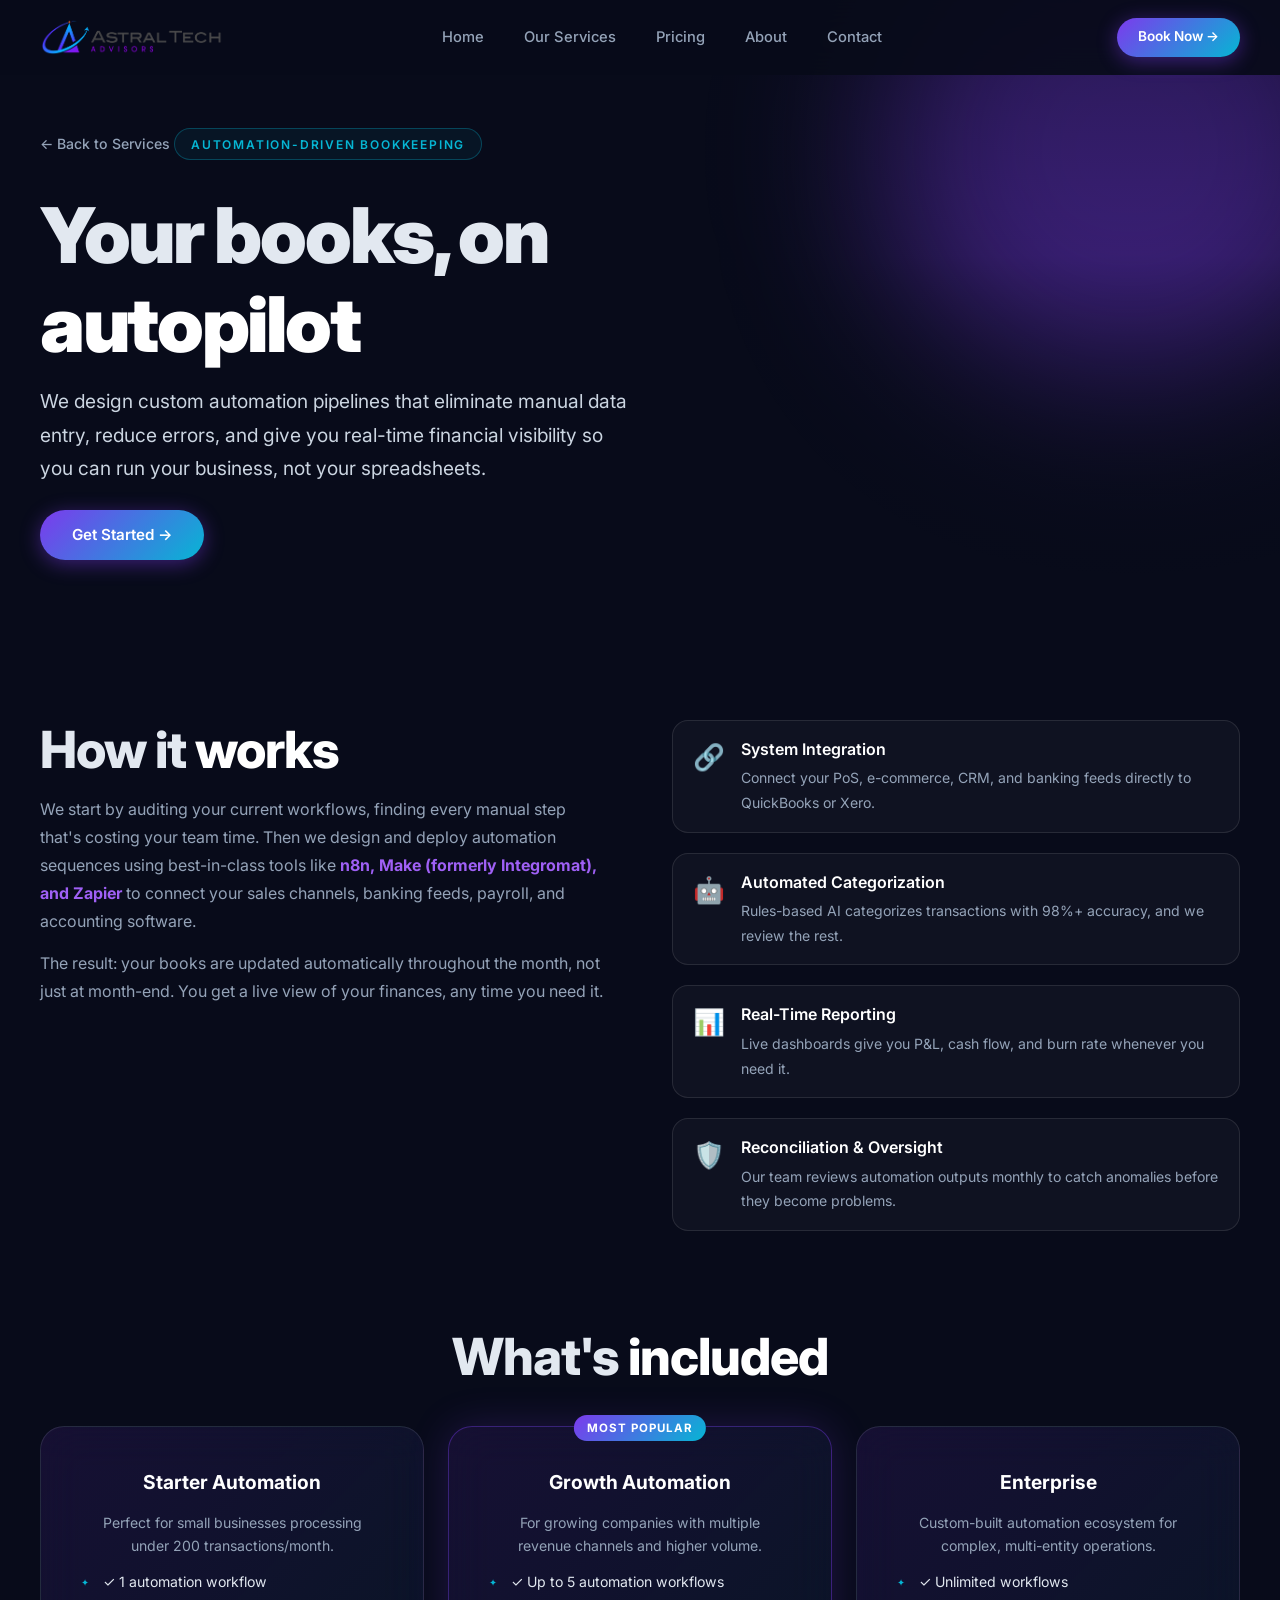
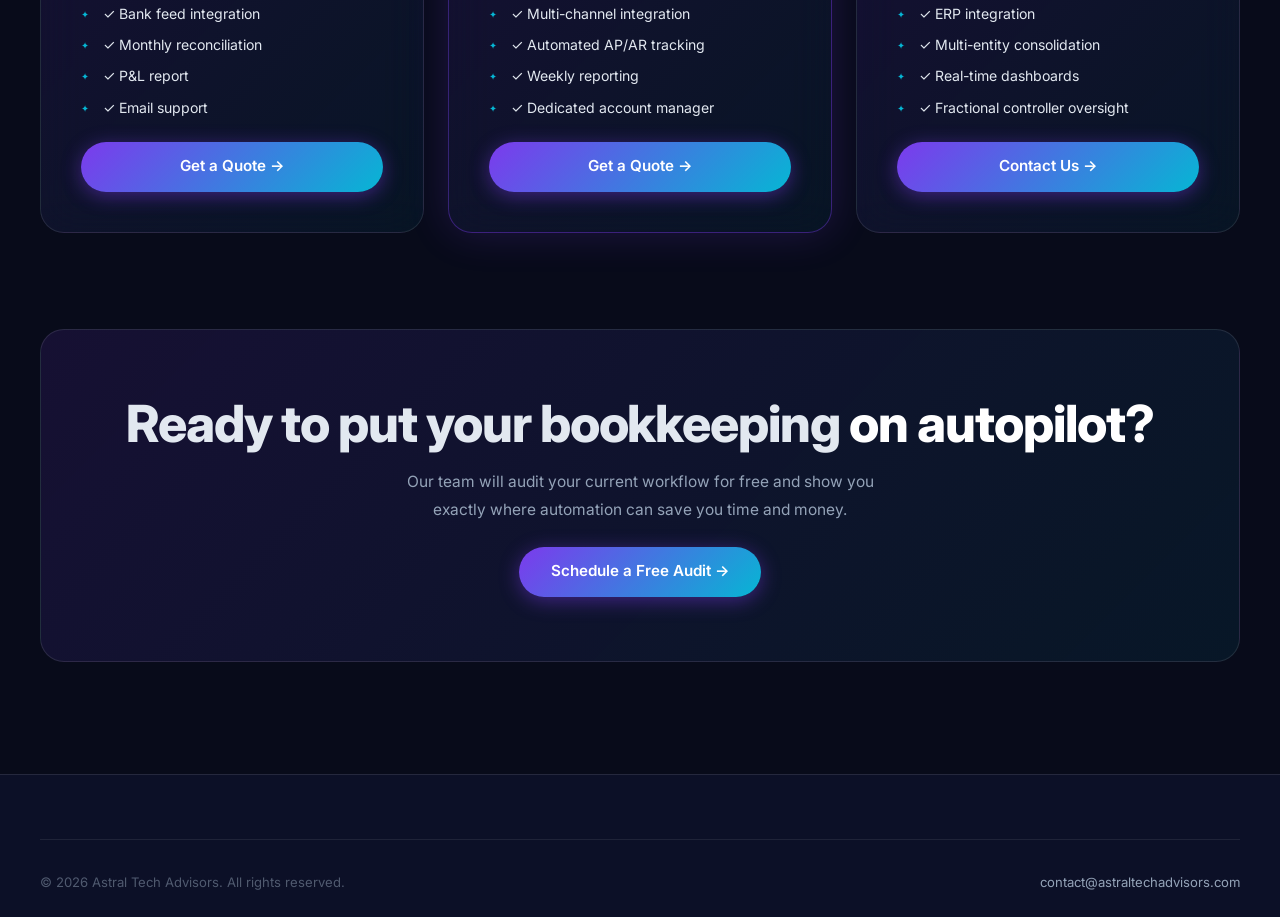
<file: automation-bookkeeping.html>
<!DOCTYPE html>
<html lang="en">

<head>
    <meta charset="UTF-8" />
    <meta name="viewport" content="width=device-width, initial-scale=1.0" />
    <title>Automation-Driven Bookkeeping | Astral Tech Advisors</title>
    <meta name="description"
        content="Reduce manual entry and errors with custom automation pipelines. We design workflows using n8n, Make, and Zapier for real-time financial visibility." />
    <link rel="preconnect" href="https://fonts.googleapis.com" />
    <link rel="stylesheet" href="index.css" />
    <link rel="stylesheet" href="landing.css" />
</head>

<body>
    <nav class="navbar scrolled" id="navbar">
        <div class="container">
            <div class="nav-inner">
                <a href="index.html" class="nav-logo">
                    <img src="Website Logo.png" alt="Astral Tech Advisors" class="nav-logo-img" />
                </a>
                <ul class="nav-links" id="nav-links">
                    <li><a href="index.html">Home</a></li>
                    <li><a href="index.html#services">Our Services</a></li>
                    <li><a href="index.html#pricing">Pricing</a></li>
                    <li><a href="index.html#about">About</a></li>
                    <li><a href="index.html#contact">Contact</a></li>
                </ul>
                <a href="https://calendly.com/austin-astraltechadvisors/30min" target="_blank" class="btn btn-primary btn-sm nav-cta">Book Now →</a>
                <button class="hamburger" id="hamburger"
                    aria-label="Toggle menu"><span></span><span></span><span></span></button>
            </div>
        </div>
    </nav>

    <header class="landing-hero">

        <div class="hero-overlay"></div>
        <div class="orb orb-violet" style="width:500px;height:500px;top:-100px;right:-100px;"></div>
        <div class="container">
            <div class="landing-hero-content">
                <a href="index.html#services" class="back-link">← Back to Services</a>
                <div class="section-label">Automation-Driven Bookkeeping</div>
                <h1>Your books, on <span class="gradient-text">autopilot</span></h1>
                <p class="hero-subtitle">We design custom automation pipelines that eliminate manual data entry, reduce
                    errors, and give you real-time financial visibility so you can run your business, not your
                    spreadsheets.</p>
                <a href="index.html#contact" class="btn btn-primary">Get Started →</a>
            </div>
        </div>
    </header>

    <main class="landing-main">
        <div class="container">

            <section class="landing-section reveal">
                <div class="landing-section-grid">
                    <div>
                        <h2>How it <span class="gradient-text">works</span></h2>
                        <p>We start by auditing your current workflows, finding every manual step that's costing your
                            team time. Then we design and deploy automation sequences using best-in-class tools like
                            <strong>n8n, Make (formerly Integromat), and Zapier</strong> to connect your sales channels,
                            banking feeds, payroll, and accounting software.</p>
                        <p>The result: your books are updated automatically throughout the month, not just at month-end.
                            You get a live view of your finances, any time you need it.</p>
                    </div>
                    <div class="feature-list">
                        <div class="feature-item">
                            <div class="feature-icon">🔗</div>
                            <div><strong>System Integration</strong>
                                <p>Connect your PoS, e-commerce, CRM, and banking feeds directly to QuickBooks or Xero.
                                </p>
                            </div>
                        </div>
                        <div class="feature-item">
                            <div class="feature-icon">🤖</div>
                            <div><strong>Automated Categorization</strong>
                                <p>Rules-based AI categorizes transactions with 98%+ accuracy, and we review the rest.</p>
                            </div>
                        </div>
                        <div class="feature-item">
                            <div class="feature-icon">📊</div>
                            <div><strong>Real-Time Reporting</strong>
                                <p>Live dashboards give you P&L, cash flow, and burn rate whenever you need it.</p>
                            </div>
                        </div>
                        <div class="feature-item">
                            <div class="feature-icon">🛡️</div>
                            <div><strong>Reconciliation & Oversight</strong>
                                <p>Our team reviews automation outputs monthly to catch anomalies before they become
                                    problems.</p>
                            </div>
                        </div>
                    </div>
                </div>
            </section>

            <section class="landing-section reveal">
                <h2 class="text-center">What's <span class="gradient-text">included</span></h2>
                <div class="pricing-cards">
                    <div class="glass-card pricing-card">
                        <div class="pricing-tier">Starter Automation</div>
                        <div class="pricing-desc">Perfect for small businesses processing under 200 transactions/month.
                        </div>
                        <ul class="pricing-features">
                            <li>✓ 1 automation workflow</li>
                            <li>✓ Bank feed integration</li>
                            <li>✓ Monthly reconciliation</li>
                            <li>✓ P&L report</li>
                            <li>✓ Email support</li>
                        </ul>
                        <a href="index.html#contact" class="btn btn-primary"
                            style="width:100%;justify-content:center;">Get a Quote →</a>
                    </div>
                    <div class="glass-card pricing-card featured-card">
                        <div class="pricing-badge">Most Popular</div>
                        <div class="pricing-tier">Growth Automation</div>
                        <div class="pricing-desc">For growing companies with multiple revenue channels and higher
                            volume.</div>
                        <ul class="pricing-features">
                            <li>✓ Up to 5 automation workflows</li>
                            <li>✓ Multi-channel integration</li>
                            <li>✓ Automated AP/AR tracking</li>
                            <li>✓ Weekly reporting</li>
                            <li>✓ Dedicated account manager</li>
                        </ul>
                        <a href="index.html#contact" class="btn btn-primary"
                            style="width:100%;justify-content:center;">Get a Quote →</a>
                    </div>
                    <div class="glass-card pricing-card">
                        <div class="pricing-tier">Enterprise</div>
                        <div class="pricing-desc">Custom-built automation ecosystem for complex, multi-entity
                            operations.</div>
                        <ul class="pricing-features">
                            <li>✓ Unlimited workflows</li>
                            <li>✓ ERP integration</li>
                            <li>✓ Multi-entity consolidation</li>
                            <li>✓ Real-time dashboards</li>
                            <li>✓ Fractional controller oversight</li>
                        </ul>
                        <a href="index.html#contact" class="btn btn-primary"
                            style="width:100%;justify-content:center;">Contact Us →</a>
                    </div>
                </div>
            </section>

            <section class="landing-cta reveal">
                <h2>Ready to put your bookkeeping <span class="gradient-text">on autopilot?</span></h2>
                <p>Our team will audit your current workflow for free and show you exactly where automation can save you
                    time and money.</p>
                <a href="index.html#contact" class="btn btn-primary">Schedule a Free Audit →</a>
            </section>

        </div>
    </main>

    <footer>
        <div class="container">
            <div class="footer-bottom" style="padding-top:2rem;border-top:1px solid rgba(255,255,255,0.08)">
                <span>© 2026 Astral Tech Advisors. All rights reserved.</span>
                <a href="mailto:contact@astraltechadvisors.com">contact@astraltechadvisors.com</a>
            </div>
        </div>
    </footer>
    <script src="main.js"></script>
</body>

</html>
</file>
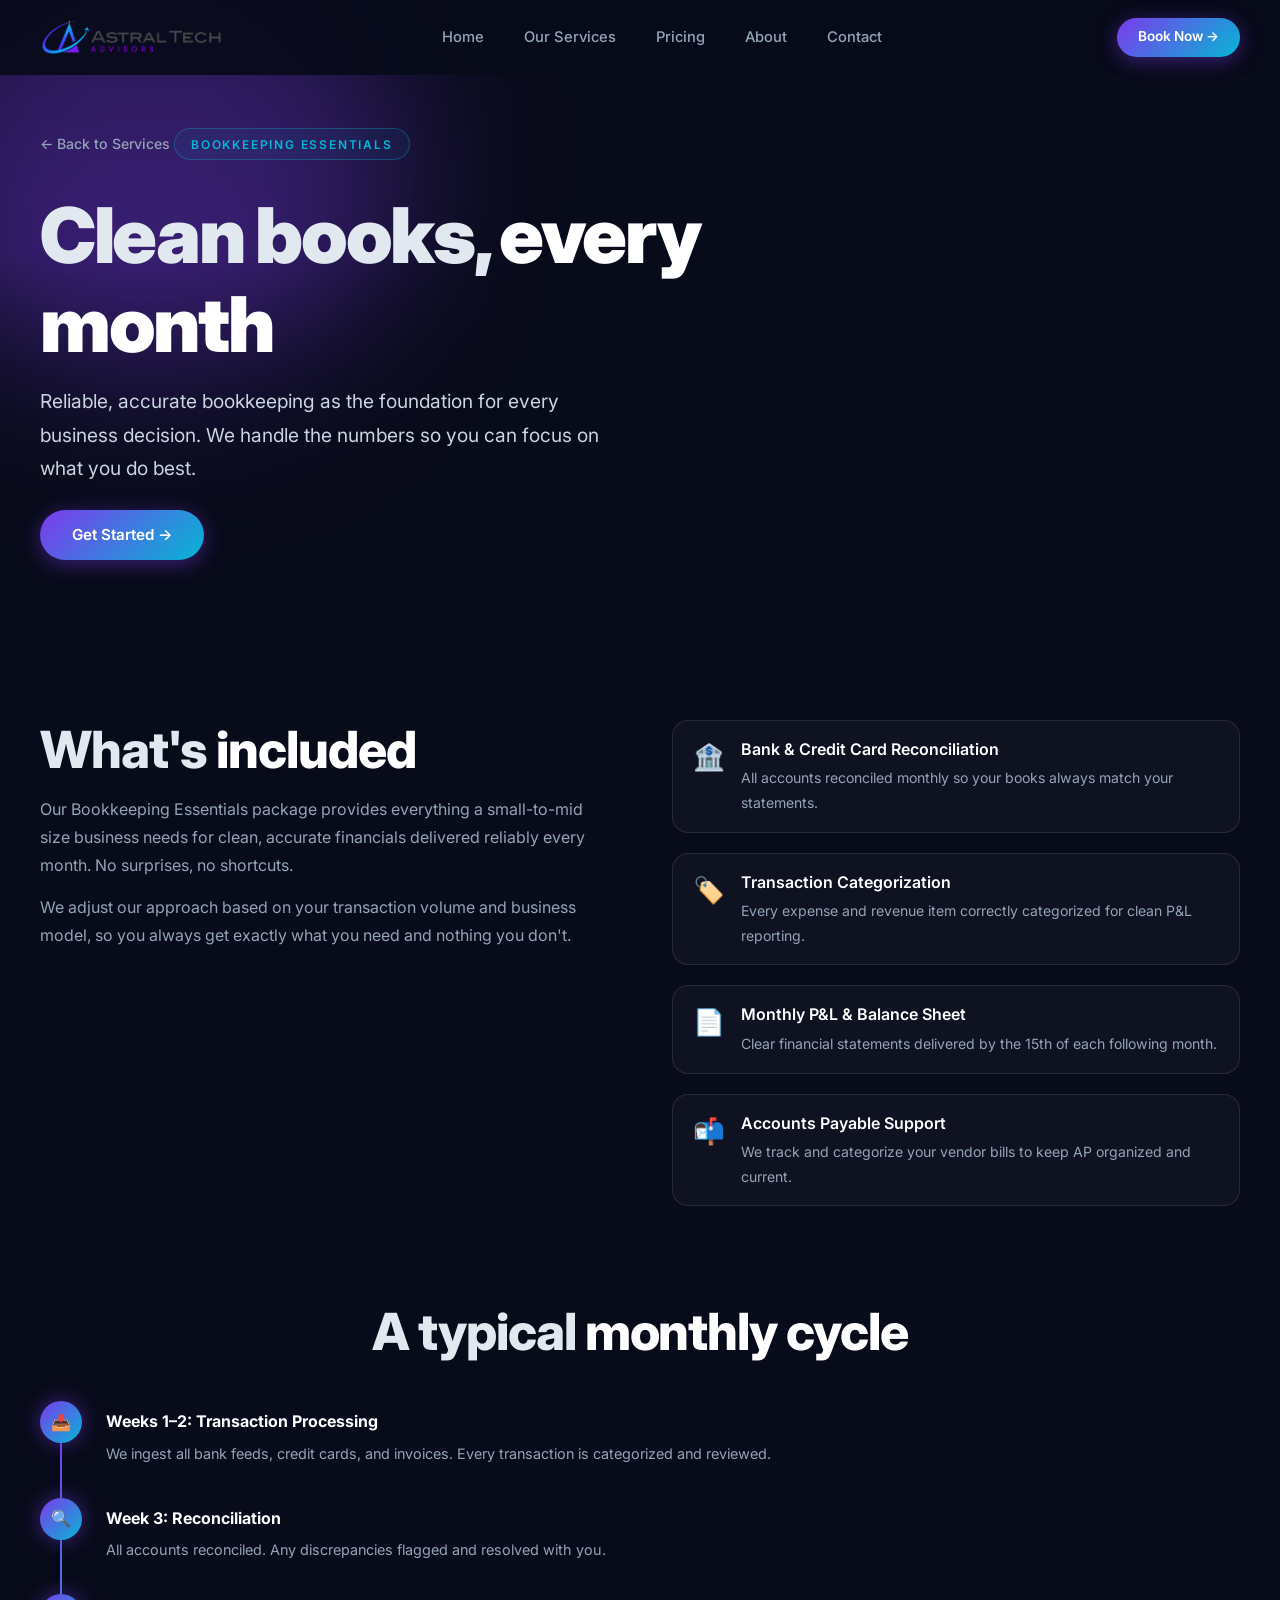
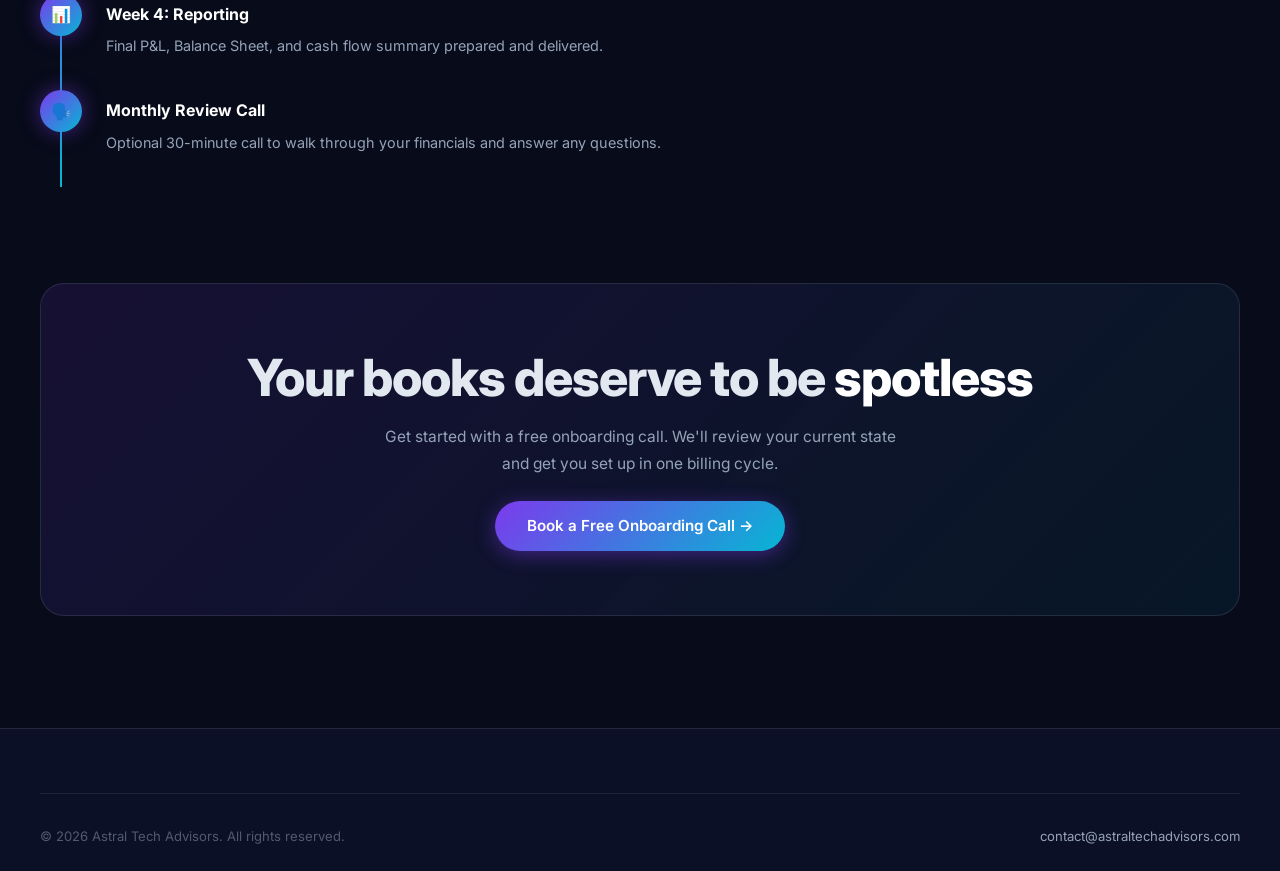
<file: bookkeeping-essentials.html>
<!DOCTYPE html>
<html lang="en">

<head>
    <meta charset="UTF-8" />
    <meta name="viewport" content="width=device-width, initial-scale=1.0" />
    <title>Bookkeeping Essentials | Astral Tech Advisors</title>
    <meta name="description"
        content="Core monthly reconciliation, P&L reporting, and clean books delivered reliably every month." />
    <link rel="preconnect" href="https://fonts.googleapis.com" />
    <link rel="stylesheet" href="index.css" />
    <link rel="stylesheet" href="landing.css" />
</head>

<body>
    <nav class="navbar scrolled" id="navbar">
        <div class="container">
            <div class="nav-inner">
                <a href="index.html" class="nav-logo">
                    <img src="Website Logo.png" alt="Astral Tech Advisors" class="nav-logo-img" />
                </a>
                <ul class="nav-links" id="nav-links">
                    <li><a href="index.html">Home</a></li>
                    <li><a href="index.html#services">Our Services</a></li>
                    <li><a href="index.html#pricing">Pricing</a></li>
                    <li><a href="index.html#about">About</a></li>
                    <li><a href="index.html#contact">Contact</a></li>
                </ul>
                <a href="https://calendly.com/austin-astraltechadvisors/30min" target="_blank" class="btn btn-primary btn-sm nav-cta">Book Now →</a>
                <button class="hamburger" id="hamburger"
                    aria-label="Toggle menu"><span></span><span></span><span></span></button>
            </div>
        </div>
    </nav>

    <header class="landing-hero">

        <div class="hero-overlay"></div>
        <div class="orb orb-violet" style="width:500px;height:500px;top:-100px;left:-100px;"></div>
        <div class="container">
            <div class="landing-hero-content">
                <a href="index.html#services" class="back-link">← Back to Services</a>
                <div class="section-label">Bookkeeping Essentials</div>
                <h1>Clean books, <span class="gradient-text">every month</span></h1>
                <p class="hero-subtitle">Reliable, accurate bookkeeping as the foundation for every business decision.
                    We handle the numbers so you can focus on what you do best.</p>
                <a href="index.html#contact" class="btn btn-primary">Get Started →</a>
            </div>
        </div>
    </header>

    <main class="landing-main">
        <div class="container">

            <section class="landing-section reveal">
                <div class="landing-section-grid">
                    <div>
                        <h2>What's <span class="gradient-text">included</span></h2>
                        <p>Our Bookkeeping Essentials package provides everything a small-to-mid size business needs for
                            clean, accurate financials delivered reliably every month. No surprises, no shortcuts.</p>
                        <p>We adjust our approach based on your transaction volume and business model, so you always get
                            exactly what you need and nothing you don't.</p>
                    </div>
                    <div class="feature-list">
                        <div class="feature-item">
                            <div class="feature-icon">🏦</div>
                            <div><strong>Bank & Credit Card Reconciliation</strong>
                                <p>All accounts reconciled monthly so your books always match your statements.</p>
                            </div>
                        </div>
                        <div class="feature-item">
                            <div class="feature-icon">🏷️</div>
                            <div><strong>Transaction Categorization</strong>
                                <p>Every expense and revenue item correctly categorized for clean P&L reporting.</p>
                            </div>
                        </div>
                        <div class="feature-item">
                            <div class="feature-icon">📄</div>
                            <div><strong>Monthly P&L & Balance Sheet</strong>
                                <p>Clear financial statements delivered by the 15th of each following month.</p>
                            </div>
                        </div>
                        <div class="feature-item">
                            <div class="feature-icon">📬</div>
                            <div><strong>Accounts Payable Support</strong>
                                <p>We track and categorize your vendor bills to keep AP organized and current.</p>
                            </div>
                        </div>
                    </div>
                </div>
            </section>

            <section class="landing-section reveal">
                <h2 class="text-center">A typical <span class="gradient-text">monthly cycle</span></h2>
                <div class="timeline">
                    <div class="timeline-item">
                        <div class="timeline-dot">📥</div>
                        <div class="timeline-content"><strong>Weeks 1–2: Transaction Processing</strong>
                            <p>We ingest all bank feeds, credit cards, and invoices. Every transaction is categorized
                                and reviewed.</p>
                        </div>
                    </div>
                    <div class="timeline-item">
                        <div class="timeline-dot">🔍</div>
                        <div class="timeline-content"><strong>Week 3: Reconciliation</strong>
                            <p>All accounts reconciled. Any discrepancies flagged and resolved with you.</p>
                        </div>
                    </div>
                    <div class="timeline-item">
                        <div class="timeline-dot">📊</div>
                        <div class="timeline-content"><strong>Week 4: Reporting</strong>
                            <p>Final P&L, Balance Sheet, and cash flow summary prepared and delivered.</p>
                        </div>
                    </div>
                    <div class="timeline-item">
                        <div class="timeline-dot">🗣️</div>
                        <div class="timeline-content"><strong>Monthly Review Call</strong>
                            <p>Optional 30-minute call to walk through your financials and answer any questions.</p>
                        </div>
                    </div>
                </div>
            </section>

            <section class="landing-cta reveal">
                <h2>Your books deserve to be <span class="gradient-text">spotless</span></h2>
                <p>Get started with a free onboarding call. We'll review your current state and get you set up in one
                    billing cycle.</p>
                <a href="index.html#contact" class="btn btn-primary">Book a Free Onboarding Call →</a>
            </section>
        </div>
    </main>

    <footer>
        <div class="container">
            <div class="footer-bottom" style="padding-top:2rem;border-top:1px solid rgba(255,255,255,0.08)">
                <span>© 2026 Astral Tech Advisors. All rights reserved.</span>
                <a href="mailto:contact@astraltechadvisors.com">contact@astraltechadvisors.com</a>
            </div>
        </div>
    </footer>
    <script src="main.js"></script>
</body>

</html>
</file>
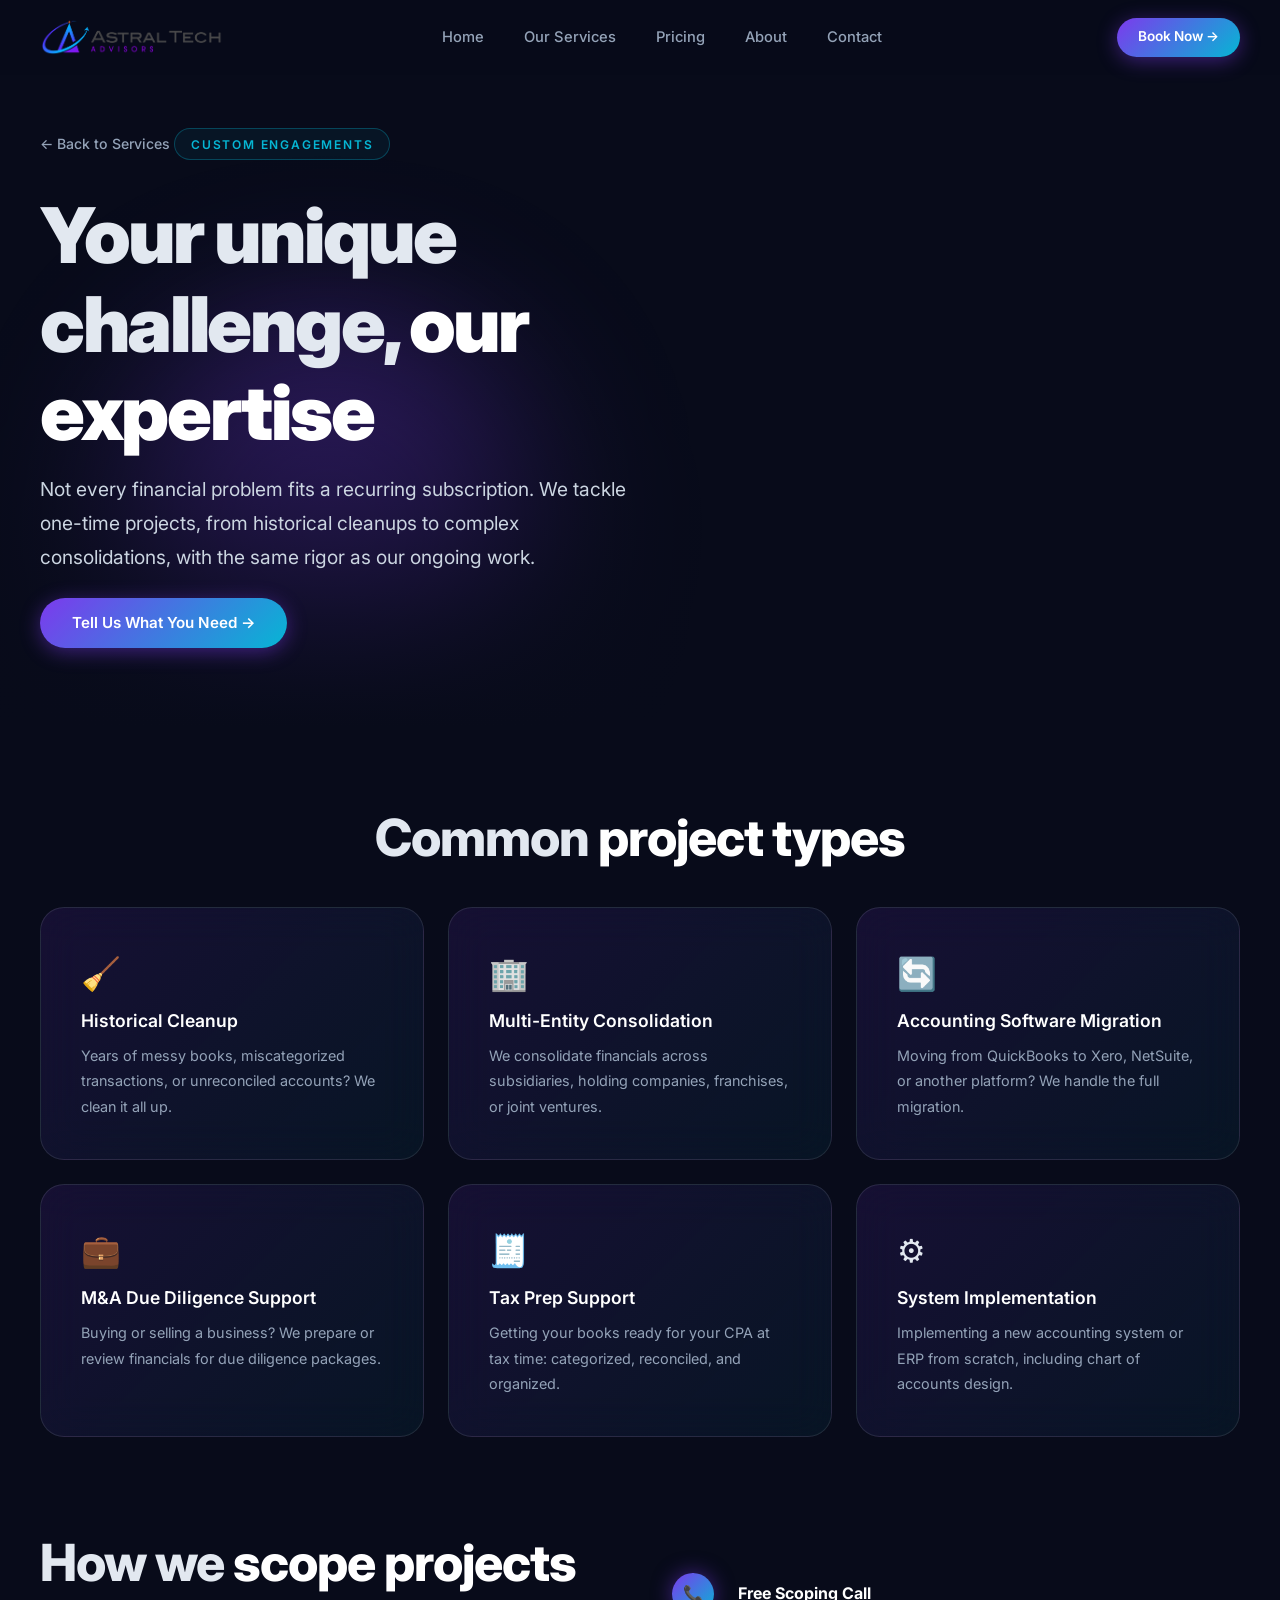
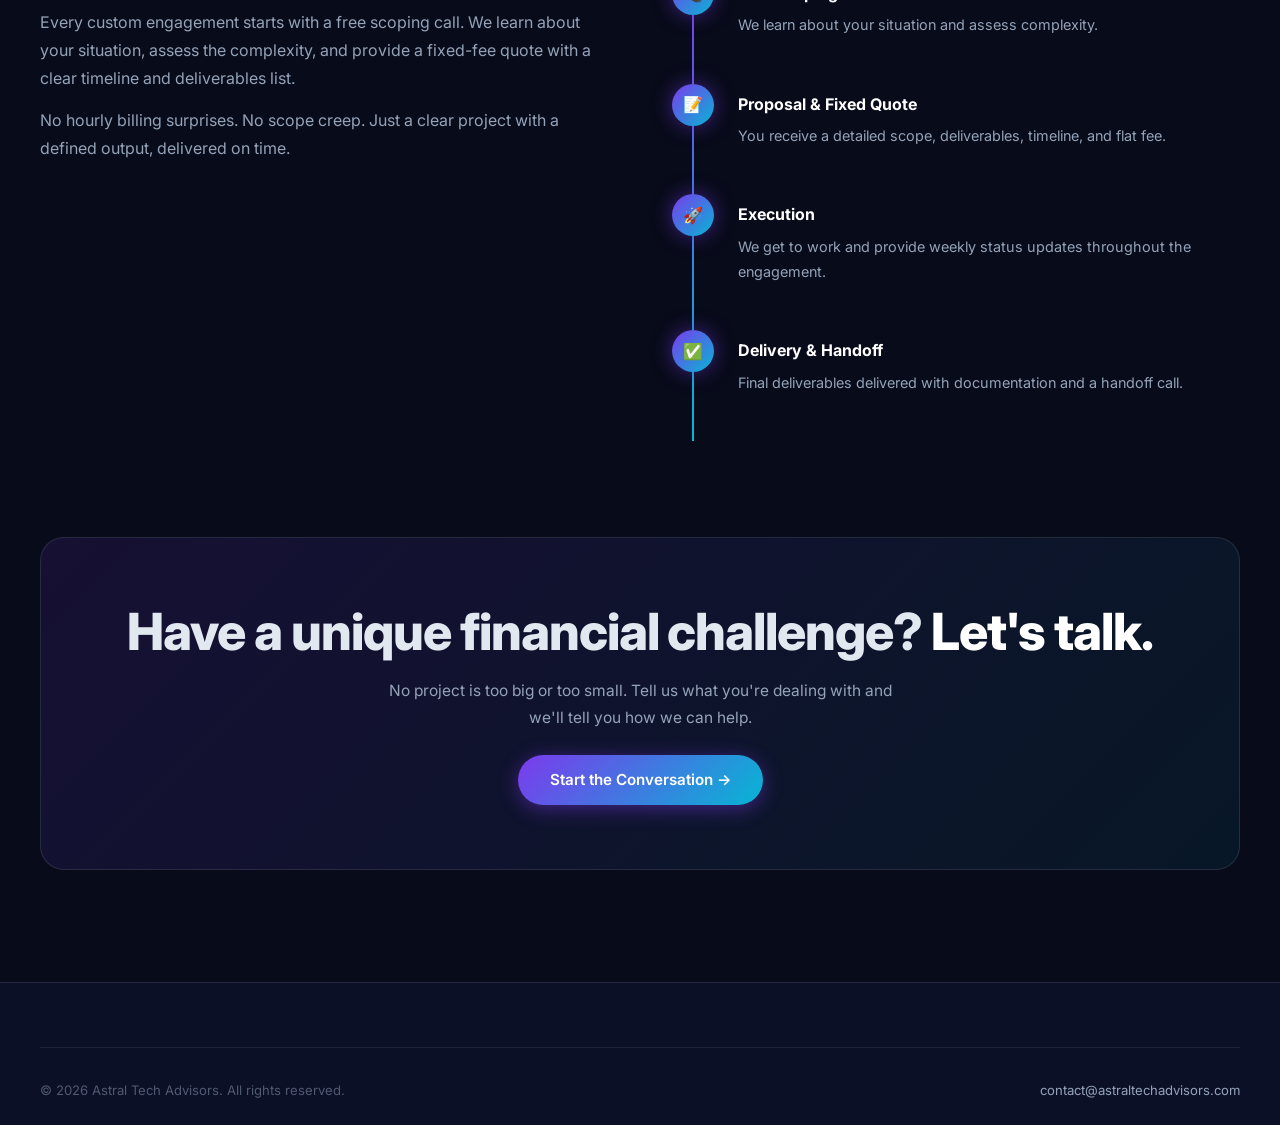
<file: custom-engagements.html>
<!DOCTYPE html>
<html lang="en">

<head>
    <meta charset="UTF-8" />
    <meta name="viewport" content="width=device-width, initial-scale=1.0" />
    <title>Custom Engagements | Astral Tech Advisors</title>
    <meta name="description"
        content="One-off projects including historical cleanups, multi-entity consolidation, and everything in between." />
    <link rel="preconnect" href="https://fonts.googleapis.com" />
    <link rel="stylesheet" href="index.css" />
    <link rel="stylesheet" href="landing.css" />
</head>

<body>
    <nav class="navbar scrolled" id="navbar">
        <div class="container">
            <div class="nav-inner">
                <a href="index.html" class="nav-logo">
                    <img src="Website Logo.png" alt="Astral Tech Advisors" class="nav-logo-img" />
                </a>
                <ul class="nav-links" id="nav-links">
                    <li><a href="index.html">Home</a></li>
                    <li><a href="index.html#services">Our Services</a></li>
                    <li><a href="index.html#pricing">Pricing</a></li>
                    <li><a href="index.html#about">About</a></li>
                    <li><a href="index.html#contact">Contact</a></li>
                </ul>
                <a href="https://calendly.com/austin-astraltechadvisors/30min" target="_blank" class="btn btn-primary btn-sm nav-cta">Book Now →</a>
                <button class="hamburger" id="hamburger"
                    aria-label="Toggle menu"><span></span><span></span><span></span></button>
            </div>
        </div>
    </nav>

    <header class="landing-hero">

        <div class="hero-overlay"></div>
        <div class="orb orb-violet" style="width:400px;height:400px;bottom:0;left:10%;"></div>
        <div class="container">
            <div class="landing-hero-content">
                <a href="index.html#services" class="back-link">← Back to Services</a>
                <div class="section-label">Custom Engagements</div>
                <h1>Your unique challenge, <span class="gradient-text">our expertise</span></h1>
                <p class="hero-subtitle">Not every financial problem fits a recurring subscription. We tackle one-time
                    projects, from historical cleanups to complex consolidations, with the same rigor as our ongoing
                    work.</p>
                <a href="index.html#contact" class="btn btn-primary">Tell Us What You Need →</a>
            </div>
        </div>
    </header>

    <main class="landing-main">
        <div class="container">

            <section class="landing-section reveal">
                <h2 class="text-center">Common <span class="gradient-text">project types</span></h2>
                <div class="who-grid" style="grid-template-columns: repeat(3, 1fr)">
                    <div class="glass-card who-card">
                        <div class="who-icon">🧹</div>
                        <h3>Historical Cleanup</h3>
                        <p>Years of messy books, miscategorized transactions, or unreconciled accounts? We clean it all
                            up.</p>
                    </div>
                    <div class="glass-card who-card">
                        <div class="who-icon">🏢</div>
                        <h3>Multi-Entity Consolidation</h3>
                        <p>We consolidate financials across subsidiaries, holding companies, franchises, or joint
                            ventures.</p>
                    </div>
                    <div class="glass-card who-card">
                        <div class="who-icon">🔄</div>
                        <h3>Accounting Software Migration</h3>
                        <p>Moving from QuickBooks to Xero, NetSuite, or another platform? We handle the full migration.
                        </p>
                    </div>
                    <div class="glass-card who-card">
                        <div class="who-icon">💼</div>
                        <h3>M&A Due Diligence Support</h3>
                        <p>Buying or selling a business? We prepare or review financials for due diligence packages.</p>
                    </div>
                    <div class="glass-card who-card">
                        <div class="who-icon">🧾</div>
                        <h3>Tax Prep Support</h3>
                        <p>Getting your books ready for your CPA at tax time: categorized, reconciled, and organized.
                        </p>
                    </div>
                    <div class="glass-card who-card">
                        <div class="who-icon">⚙️</div>
                        <h3>System Implementation</h3>
                        <p>Implementing a new accounting system or ERP from scratch, including chart of accounts design.
                        </p>
                    </div>
                </div>
            </section>

            <section class="landing-section reveal">
                <div class="landing-section-grid">
                    <div>
                        <h2>How we <span class="gradient-text">scope projects</span></h2>
                        <p>Every custom engagement starts with a free scoping call. We learn about your situation,
                            assess the complexity, and provide a fixed-fee quote with a clear timeline and deliverables
                            list.</p>
                        <p>No hourly billing surprises. No scope creep. Just a clear project with a defined output,
                            delivered on time.</p>
                    </div>
                    <div class="timeline">
                        <div class="timeline-item">
                            <div class="timeline-dot">📞</div>
                            <div class="timeline-content"><strong>Free Scoping Call</strong>
                                <p>We learn about your situation and assess complexity.</p>
                            </div>
                        </div>
                        <div class="timeline-item">
                            <div class="timeline-dot">📝</div>
                            <div class="timeline-content"><strong>Proposal & Fixed Quote</strong>
                                <p>You receive a detailed scope, deliverables, timeline, and flat fee.</p>
                            </div>
                        </div>
                        <div class="timeline-item">
                            <div class="timeline-dot">🚀</div>
                            <div class="timeline-content"><strong>Execution</strong>
                                <p>We get to work and provide weekly status updates throughout the engagement.</p>
                            </div>
                        </div>
                        <div class="timeline-item">
                            <div class="timeline-dot">✅</div>
                            <div class="timeline-content"><strong>Delivery & Handoff</strong>
                                <p>Final deliverables delivered with documentation and a handoff call.</p>
                            </div>
                        </div>
                    </div>
                </div>
            </section>

            <section class="landing-cta reveal">
                <h2>Have a unique financial challenge? <span class="gradient-text">Let's talk.</span></h2>
                <p>No project is too big or too small. Tell us what you're dealing with and we'll tell you how we can
                    help.</p>
                <a href="index.html#contact" class="btn btn-primary">Start the Conversation →</a>
            </section>
        </div>
    </main>

    <footer>
        <div class="container">
            <div class="footer-bottom" style="padding-top:2rem;border-top:1px solid rgba(255,255,255,0.08)">
                <span>© 2026 Astral Tech Advisors. All rights reserved.</span>
                <a href="mailto:contact@astraltechadvisors.com">contact@astraltechadvisors.com</a>
            </div>
        </div>
    </footer>
    <script src="main.js"></script>
</body>

</html>
</file>
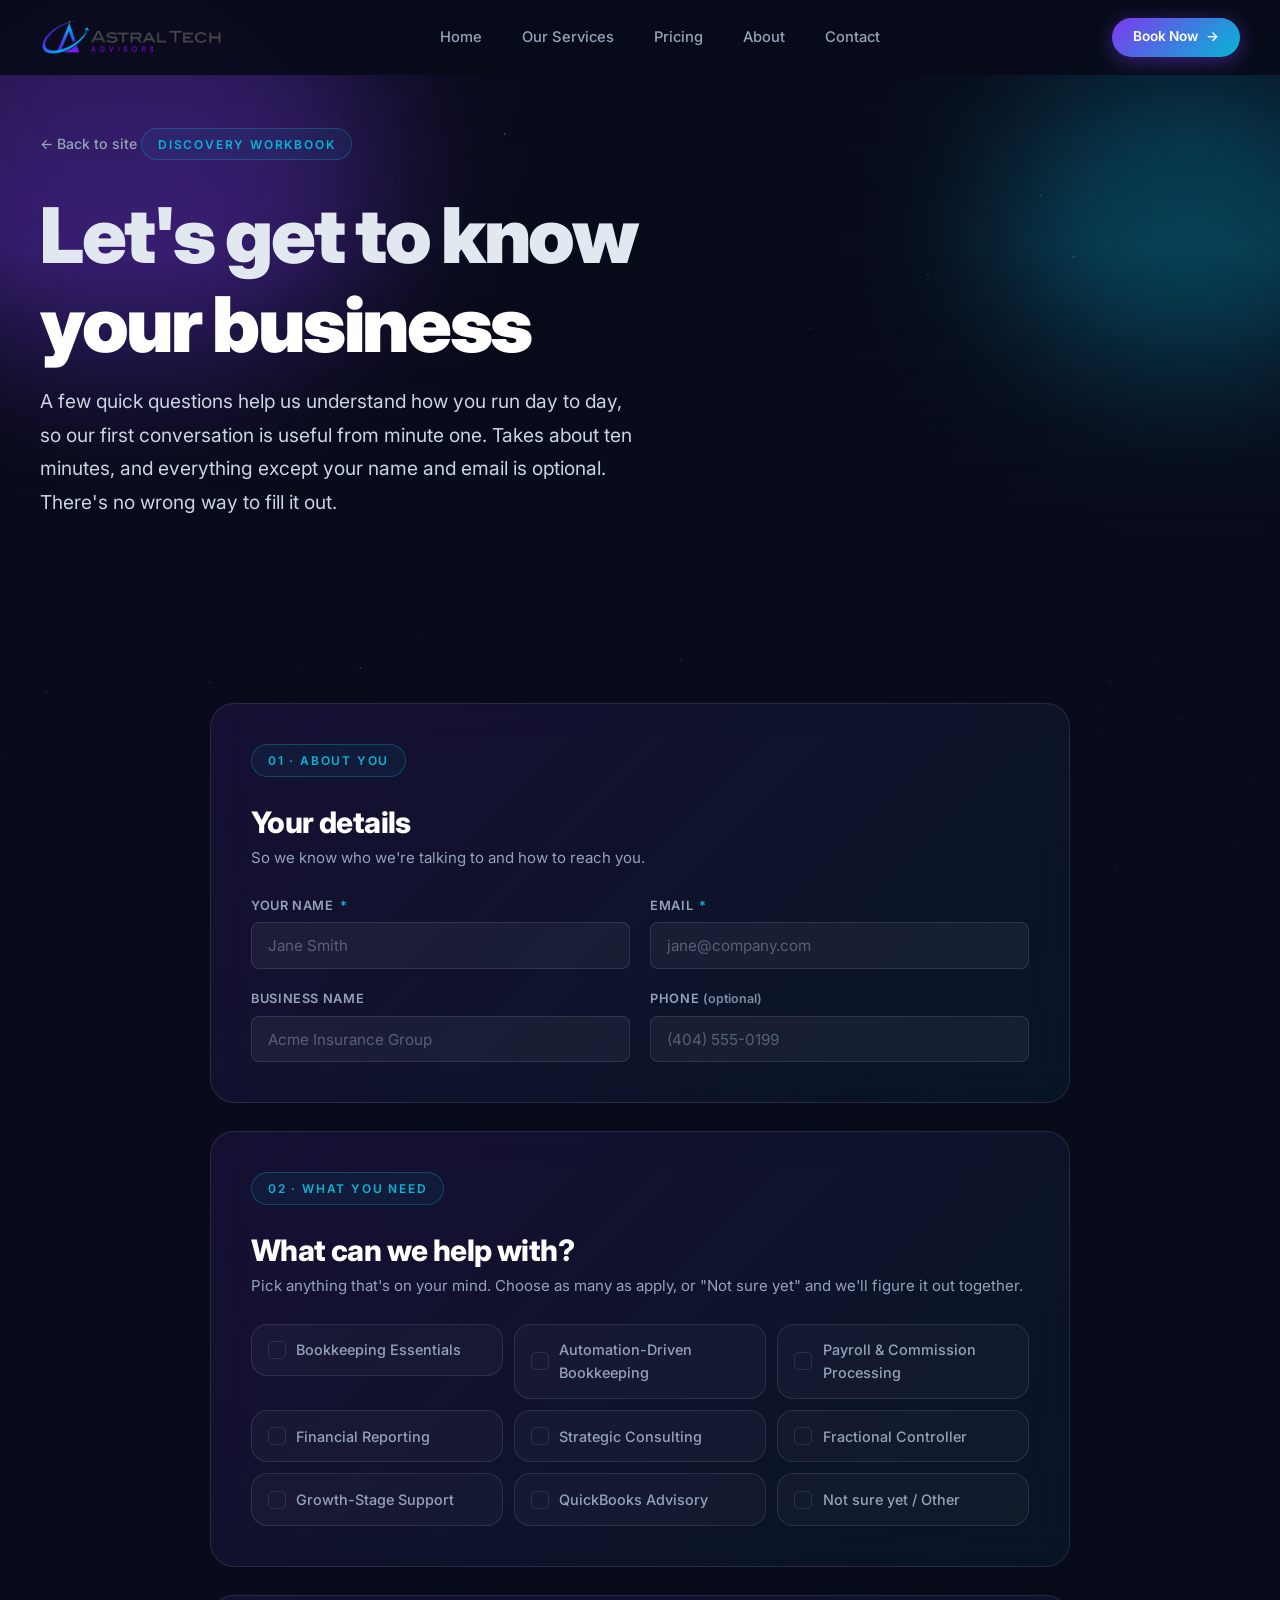
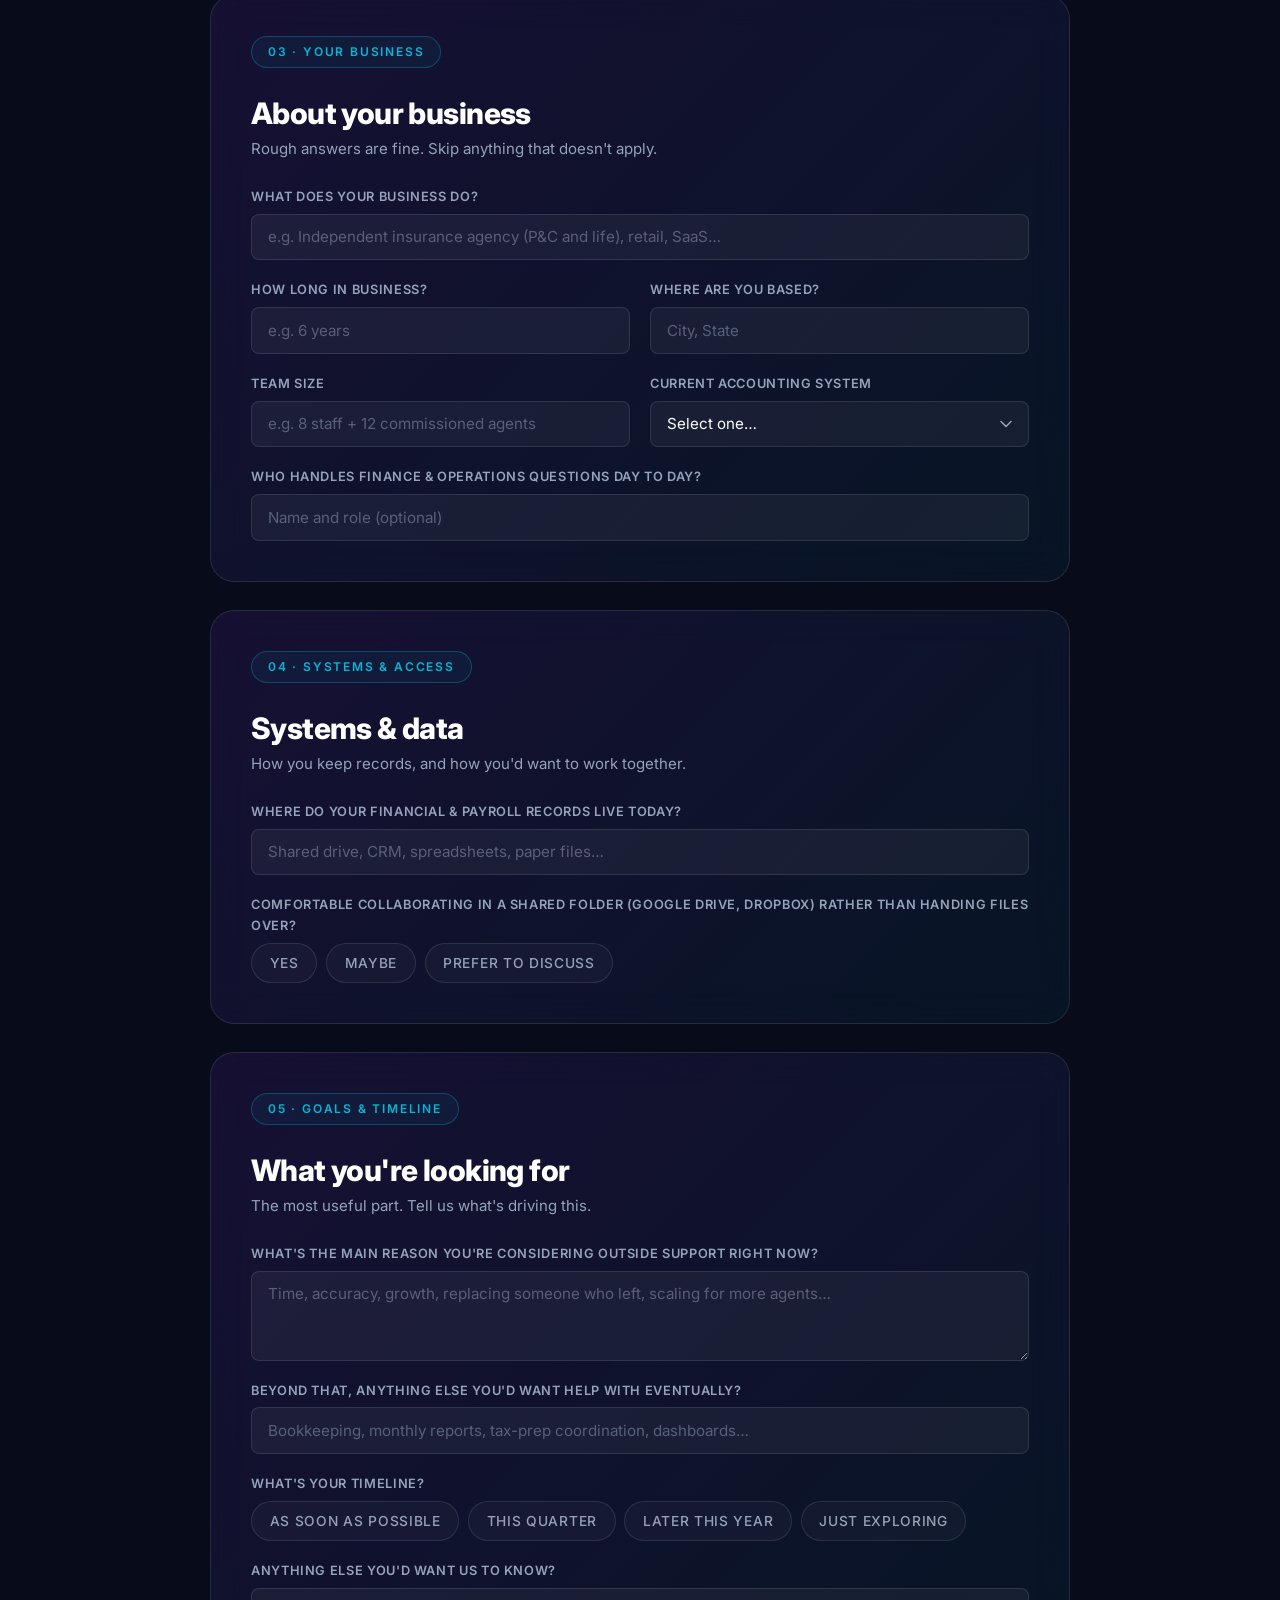
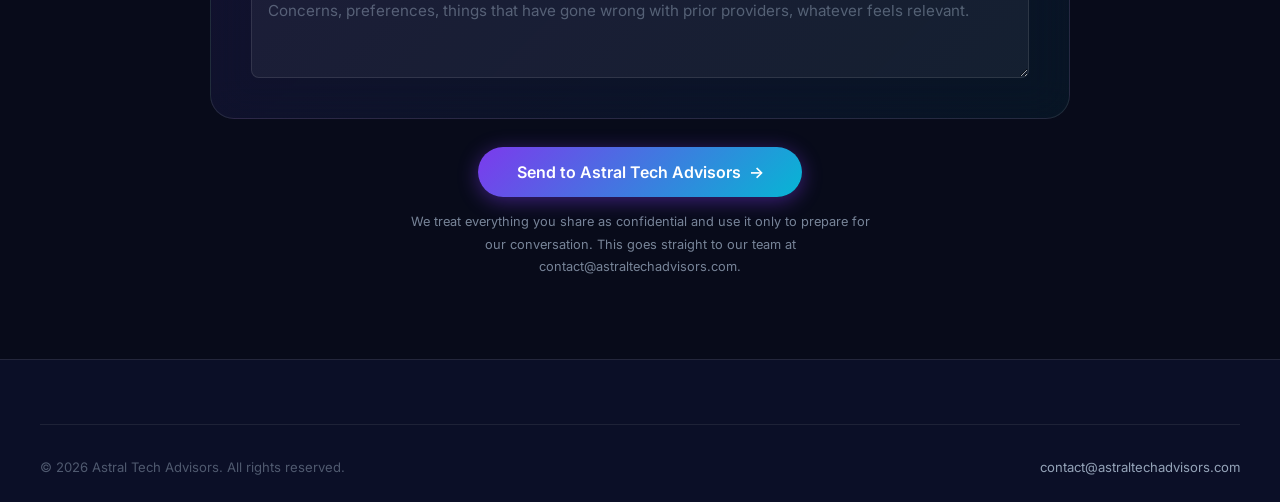
<file: discovery.html>
<!DOCTYPE html>
<html lang="en">

<head>
  <!-- Google tag (gtag.js) -->
  <script async src="https://www.googletagmanager.com/gtag/js?id=G-G6TT062SGS"></script>
  <script>
    window.dataLayer = window.dataLayer || [];
    function gtag(){dataLayer.push(arguments);}
    gtag('js', new Date());
    gtag('config', 'G-G6TT062SGS');
  </script>
  <meta charset="UTF-8" />
  <meta name="viewport" content="width=device-width, initial-scale=1.0" />
  <title>Discovery Workbook | Astral Tech Advisors</title>
  <meta name="description"
    content="Tell us about your business. A few quick questions help us prepare for a first conversation that's useful from minute one." />
  <meta name="robots" content="noindex" />
  <link rel="preconnect" href="https://fonts.googleapis.com" />
  <link rel="stylesheet" href="index.css" />
  <link rel="stylesheet" href="landing.css" />

  <!-- ============================================================
       DISCOVERY-PAGE SPECIFIC STYLES
       (extends the shared design tokens in index.css)
       ============================================================ -->
  <style>
    .disc-form { display: flex; flex-direction: column; gap: 1.75rem; max-width: 860px; margin-inline: auto; }

    .disc-section { padding: var(--space-lg); }
    .disc-section h2 {
      font-size: clamp(1.35rem, 3vw, 1.85rem);
      color: var(--clr-white);
      margin: 0.25rem 0 0.4rem;
    }
    .disc-section .disc-lead { font-size: 0.94rem; margin: 0 0 1.5rem; }

    .disc-grid { display: grid; grid-template-columns: 1fr 1fr; gap: 1.25rem; }
    .form-group--full { grid-column: 1 / -1; }

    /* Selects styled to match the existing input/textarea look */
    .form-group select {
      background: rgba(255,255,255,0.05);
      border: 1.5px solid var(--clr-border);
      border-radius: var(--radius-sm);
      padding: 0.8rem 2.5rem 0.8rem 1rem;
      color: var(--clr-white);
      font-family: var(--ff-base);
      font-size: 0.95rem;
      outline: none;
      appearance: none;
      -webkit-appearance: none;
      transition: border-color var(--dur-fast), box-shadow var(--dur-fast), background var(--dur-fast);
      background-image: url("data:image/svg+xml,%3Csvg xmlns='http://www.w3.org/2000/svg' width='12' height='8' viewBox='0 0 12 8' fill='none'%3E%3Cpath d='M1 1.5L6 6.5L11 1.5' stroke='%2394A3B8' stroke-width='1.5' stroke-linecap='round' stroke-linejoin='round'/%3E%3C/svg%3E");
      background-repeat: no-repeat;
      background-position: right 1rem center;
    }
    .form-group select:focus {
      border-color: var(--clr-violet);
      box-shadow: 0 0 0 3px rgba(124,58,237,0.18);
      background-color: rgba(124,58,237,0.06);
    }
    .form-group select option { background: var(--clr-bg-2); color: var(--clr-text); }

    .disc-hint { font-size: 0.78rem; color: rgba(148,163,184,0.85); margin-top: 0.35rem; }
    .req { color: var(--clr-cyan); margin-left: 0.15rem; }

    /* ── Interest chips (the service picker) ── */
    .interest-grid {
      display: grid;
      grid-template-columns: repeat(auto-fit, minmax(210px, 1fr));
      gap: 0.7rem;
    }
    .interest-chip { position: relative; }
    .interest-chip input { position: absolute; opacity: 0; width: 0; height: 0; }
    .interest-chip label {
      display: flex; align-items: center; gap: 0.65rem;
      padding: 0.85rem 1rem;
      border: 1.5px solid var(--clr-border);
      border-radius: var(--radius-md);
      background: rgba(255,255,255,0.03);
      color: var(--clr-muted);
      font-size: 0.9rem; font-weight: var(--fw-medium);
      cursor: pointer;
      transition: border-color var(--dur-fast), background var(--dur-fast), color var(--dur-fast), box-shadow var(--dur-fast);
    }
    .interest-chip label .chip-box {
      width: 18px; height: 18px; flex-shrink: 0;
      border: 1.5px solid var(--clr-border);
      border-radius: 5px;
      display: inline-flex; align-items: center; justify-content: center;
      font-size: 0.7rem; color: transparent;
      transition: all var(--dur-fast);
    }
    .interest-chip label:hover { border-color: rgba(124,58,237,0.45); color: var(--clr-text); }
    .interest-chip input:checked + label {
      border-color: var(--clr-violet);
      background: rgba(124,58,237,0.12);
      color: var(--clr-white);
      box-shadow: 0 0 0 3px rgba(124,58,237,0.14);
    }
    .interest-chip input:checked + label .chip-box {
      background: var(--grad-accent); border-color: transparent; color: var(--clr-white);
    }
    .interest-chip input:focus-visible + label { outline: 2px solid var(--clr-cyan); outline-offset: 2px; }

    /* ── Choice pills (single-select radios) ── */
    .choice-row { display: flex; flex-wrap: wrap; gap: 0.55rem; }
    .choice { position: relative; }
    .choice input { position: absolute; opacity: 0; width: 0; height: 0; }
    .choice label {
      display: inline-flex; align-items: center;
      padding: 0.5rem 1.1rem;
      border: 1.5px solid var(--clr-border);
      border-radius: var(--radius-pill);
      background: rgba(255,255,255,0.03);
      color: var(--clr-muted);
      font-size: 0.86rem; font-weight: var(--fw-medium);
      cursor: pointer;
      transition: all var(--dur-fast);
    }
    .choice label:hover { border-color: rgba(6,182,212,0.45); color: var(--clr-text); }
    .choice input:checked + label {
      border-color: var(--clr-cyan);
      background: rgba(6,182,212,0.12);
      color: var(--clr-white);
      box-shadow: 0 0 0 3px rgba(6,182,212,0.14);
    }
    .choice input:focus-visible + label { outline: 2px solid var(--clr-cyan); outline-offset: 2px; }

    /* ── Conditional (payroll) section ── */
    #section-payroll[hidden] { display: none; }
    #section-payroll {
      animation: fadeSlideIn 0.5s var(--ease-out) both;
      border-color: rgba(6,182,212,0.35);
    }

    /* ── Submit row ── */
    .disc-submit-row { display: flex; flex-direction: column; align-items: center; gap: 0.9rem; text-align: center; }
    .disc-submit-row .btn { font-size: 1rem; padding: 0.95rem 2.4rem; }
    .disc-privacy { font-size: 0.8rem; color: rgba(148,163,184,0.8); max-width: 460px; margin: 0 auto; }

    /* ── Success panel ── */
    #disc-success[hidden] { display: none; }
    .disc-success-icon { font-size: 2.4rem; margin-bottom: 0.5rem; }

    @media (max-width: 640px) {
      .disc-grid { grid-template-columns: 1fr; }
      .disc-section { padding: var(--space-md); }
    }
  </style>
</head>

<body>
  <!-- Full-page background star canvas (animated by main.js) -->
  <canvas id="bg-canvas" aria-hidden="true"></canvas>

  <!-- ============================================================
       NAVBAR
       ============================================================ -->
  <nav class="navbar scrolled" id="navbar" aria-label="Main navigation">
    <div class="container">
      <div class="nav-inner">
        <a href="index.html" class="nav-logo" aria-label="Astral Tech Advisors Home">
          <img src="Website Logo.png" alt="Astral Tech Advisors" class="nav-logo-img" />
        </a>
        <ul class="nav-links" id="nav-links" role="list">
          <li><a href="index.html">Home</a></li>
          <li><a href="index.html#services">Our Services</a></li>
          <li><a href="index.html#pricing">Pricing</a></li>
          <li><a href="index.html#about">About</a></li>
          <li><a href="index.html#contact">Contact</a></li>
        </ul>
        <a href="https://calendly.com/contact-astraltechadvisors/30min" target="_blank" rel="noopener"
          class="btn btn-primary btn-sm nav-cta">Book Now <span aria-hidden="true">→</span></a>
        <button class="hamburger" id="hamburger" aria-label="Toggle mobile menu" aria-expanded="false">
          <span></span><span></span><span></span>
        </button>
      </div>
    </div>
  </nav>

  <!-- ============================================================
       HERO
       ============================================================ -->
  <header class="landing-hero">
    <div class="hero-overlay"></div>
    <div class="orb orb-violet" style="width:500px;height:500px;top:-100px;left:-120px;"></div>
    <div class="orb orb-cyan" style="width:380px;height:380px;top:40px;right:-100px;"></div>
    <div class="container">
      <div class="landing-hero-content">
        <a href="index.html" class="back-link">← Back to site</a>
        <div class="section-label">Discovery Workbook</div>
        <h1>Let's get to know <span class="gradient-text">your business</span></h1>
        <p class="hero-subtitle">
          A few quick questions help us understand how you run day to day, so our first
          conversation is useful from minute one. Takes about ten minutes, and everything
          except your name and email is optional. There's no wrong way to fill it out.
        </p>
      </div>
    </div>
  </header>

  <!-- ============================================================
       FORM
       ============================================================ -->
  <main class="landing-main">
    <div class="container">

      <!-- ============================================================
           SUBMISSION ENDPOINT   (PENDING FINAL ROUTING)
           Currently points at the SHARED Formspree form (same id the
           contact form uses), so submissions reach contact@ for now.
           To route to ALL FOUR (contact@, austin@, Johan@, Greg@):
           create a dedicated Formspree form whose recipient is a group
           alias (e.g. leads@astraltechadvisors.com) and replace the
           form id in the action below. Full steps in:
           OneDrive/Desktop/Work/Astral Tech Advisors/Client Onboarding/
           Discovery Web Form - Setup & Status.md
           ============================================================ -->
      <form class="disc-form" id="discovery-form"
            action="https://formspree.io/f/xdapndyn" method="POST">

        <!-- Formspree config + spam honeypot -->
        <input type="hidden" name="_subject" value="New Discovery Workbook Submission (Astral Tech Advisors)" />
        <input type="text" name="_gotcha" tabindex="-1" autocomplete="off" aria-hidden="true"
               style="position:absolute;left:-9999px;opacity:0;height:0;width:0;" />

        <!-- ── 01 · About you ── -->
        <section class="glass-card disc-section reveal">
          <div class="section-label">01 · About you</div>
          <h2>Your details</h2>
          <p class="disc-lead">So we know who we're talking to and how to reach you.</p>

          <div class="disc-grid">
            <div class="form-group">
              <label for="name">Your name <span class="req" aria-hidden="true">*</span></label>
              <input type="text" id="name" name="Name" placeholder="Jane Smith" required />
            </div>
            <div class="form-group">
              <label for="email">Email <span class="req" aria-hidden="true">*</span></label>
              <input type="email" id="email" name="email" placeholder="jane@company.com" required />
            </div>
            <div class="form-group">
              <label for="business">Business name</label>
              <input type="text" id="business" name="Business Name" placeholder="Acme Insurance Group" />
            </div>
            <div class="form-group">
              <label for="phone">Phone <span class="disc-hint" style="text-transform:none;letter-spacing:0;display:inline;margin:0;">(optional)</span></label>
              <input type="tel" id="phone" name="Phone" placeholder="(404) 555-0199" />
            </div>
          </div>
        </section>

        <!-- ── 02 · What you need (service picker) ── -->
        <section class="glass-card disc-section reveal">
          <div class="section-label">02 · What you need</div>
          <h2>What can we help with?</h2>
          <p class="disc-lead">
            Pick anything that's on your mind. Choose as many as apply, or "Not sure yet"
            and we'll figure it out together.
          </p>

          <div class="interest-grid">
            <div class="interest-chip">
              <input type="checkbox" id="i-bookkeeping" name="Services of Interest" value="Bookkeeping Essentials" />
              <label for="i-bookkeeping"><span class="chip-box" aria-hidden="true">✓</span> Bookkeeping Essentials</label>
            </div>
            <div class="interest-chip">
              <input type="checkbox" id="i-automation" name="Services of Interest" value="Automation-Driven Bookkeeping" />
              <label for="i-automation"><span class="chip-box" aria-hidden="true">✓</span> Automation-Driven Bookkeeping</label>
            </div>
            <div class="interest-chip">
              <input type="checkbox" id="interest-payroll" name="Services of Interest" value="Payroll &amp; Commission Processing" />
              <label for="interest-payroll"><span class="chip-box" aria-hidden="true">✓</span> Payroll &amp; Commission Processing</label>
            </div>
            <div class="interest-chip">
              <input type="checkbox" id="i-reporting" name="Services of Interest" value="Financial Reporting" />
              <label for="i-reporting"><span class="chip-box" aria-hidden="true">✓</span> Financial Reporting</label>
            </div>
            <div class="interest-chip">
              <input type="checkbox" id="i-consulting" name="Services of Interest" value="Strategic Consulting" />
              <label for="i-consulting"><span class="chip-box" aria-hidden="true">✓</span> Strategic Consulting</label>
            </div>
            <div class="interest-chip">
              <input type="checkbox" id="i-fractional" name="Services of Interest" value="Fractional Controller" />
              <label for="i-fractional"><span class="chip-box" aria-hidden="true">✓</span> Fractional Controller</label>
            </div>
            <div class="interest-chip">
              <input type="checkbox" id="i-growth" name="Services of Interest" value="Growth-Stage Support" />
              <label for="i-growth"><span class="chip-box" aria-hidden="true">✓</span> Growth-Stage Support</label>
            </div>
            <div class="interest-chip">
              <input type="checkbox" id="i-quickbooks" name="Services of Interest" value="QuickBooks Advisory" />
              <label for="i-quickbooks"><span class="chip-box" aria-hidden="true">✓</span> QuickBooks Advisory</label>
            </div>
            <div class="interest-chip">
              <input type="checkbox" id="i-unsure" name="Services of Interest" value="Not sure yet" />
              <label for="i-unsure"><span class="chip-box" aria-hidden="true">✓</span> Not sure yet / Other</label>
            </div>
          </div>
        </section>

        <!-- ── 03 · Your business ── -->
        <section class="glass-card disc-section reveal">
          <div class="section-label">03 · Your business</div>
          <h2>About your business</h2>
          <p class="disc-lead">Rough answers are fine. Skip anything that doesn't apply.</p>

          <div class="disc-grid">
            <div class="form-group form-group--full">
              <label for="industry">What does your business do?</label>
              <input type="text" id="industry" name="Industry / What the business does"
                placeholder="e.g. Independent insurance agency (P&amp;C and life), retail, SaaS…" />
            </div>
            <div class="form-group">
              <label for="tenure">How long in business?</label>
              <input type="text" id="tenure" name="Years in Business" placeholder="e.g. 6 years" />
            </div>
            <div class="form-group">
              <label for="location">Where are you based?</label>
              <input type="text" id="location" name="Location" placeholder="City, State" />
            </div>
            <div class="form-group">
              <label for="team">Team size</label>
              <input type="text" id="team" name="Team Size" placeholder="e.g. 8 staff + 12 commissioned agents" />
            </div>
            <div class="form-group">
              <label for="system">Current accounting system</label>
              <select id="system" name="Accounting System">
                <option value="" selected disabled>Select one…</option>
                <option>QuickBooks Online</option>
                <option>QuickBooks Desktop</option>
                <option>Xero</option>
                <option>Excel / Google Sheets</option>
                <option>Wave</option>
                <option>Other</option>
                <option>None yet</option>
              </select>
            </div>
            <div class="form-group form-group--full">
              <label for="poc">Who handles finance &amp; operations questions day to day?</label>
              <input type="text" id="poc" name="Finance Point of Contact" placeholder="Name and role (optional)" />
            </div>
          </div>
        </section>

        <!-- ── Conditional · Payroll & commission deep-dive ── -->
        <section class="glass-card disc-section" id="section-payroll" hidden>
          <div class="section-label">Payroll &amp; commissions</div>
          <h2>How payroll &amp; commissions work today</h2>
          <p class="disc-lead">
            You flagged payroll or commission processing, so these help us scope it. If you run
            agent or producer commissions (common for insurance agencies), tell us how that works
            now: carrier statements, splits, the whole flow.
          </p>

          <div class="disc-grid">
            <div class="form-group form-group--full">
              <label for="pay-system">Do you run payroll today? Which system?</label>
              <input type="text" id="pay-system" name="Payroll System"
                placeholder="Gusto, ADP, QuickBooks Payroll, manual, none yet…" />
            </div>
            <div class="form-group form-group--full">
              <label for="pay-method">How are payments / commissions made today?</label>
              <input type="text" id="pay-method" name="Payment Method"
                placeholder="Direct deposit, ACH, manual checks, something else…" />
            </div>
            <div class="form-group">
              <label for="pay-count">How many people are paid each cycle?</label>
              <input type="text" id="pay-count" name="People Paid Per Cycle" placeholder="e.g. 12 agents" />
            </div>
            <div class="form-group">
              <label>How often are payouts run?</label>
              <div class="choice-row" role="radiogroup" aria-label="Payout frequency">
                <span class="choice"><input type="radio" id="freq-weekly" name="Payout Frequency" value="Weekly" /><label for="freq-weekly">Weekly</label></span>
                <span class="choice"><input type="radio" id="freq-semi" name="Payout Frequency" value="Twice a month" /><label for="freq-semi">Twice a month</label></span>
                <span class="choice"><input type="radio" id="freq-monthly" name="Payout Frequency" value="Monthly" /><label for="freq-monthly">Monthly</label></span>
                <span class="choice"><input type="radio" id="freq-varies" name="Payout Frequency" value="Varies" /><label for="freq-varies">Varies</label></span>
              </div>
            </div>
            <div class="form-group form-group--full">
              <label for="pay-variability">How much does it vary from cycle to cycle?</label>
              <textarea id="pay-variability" name="Cycle Variability" style="min-height:90px;"
                placeholder="Does each person get paid the same way every time, or does it change based on what closed?"></textarea>
            </div>
            <div class="form-group form-group--full">
              <label for="pay-calc">Walk us through how commissions are calculated</label>
              <textarea id="pay-calc" name="Commission Calculation" style="min-height:110px;"
                placeholder="What are the inputs (carrier reports, CRM data, spreadsheets), and who handles the math today?"></textarea>
            </div>
            <div class="form-group form-group--full">
              <label for="pay-compliance">Any compliance or regulatory requirements we should know about?</label>
              <textarea id="pay-compliance" name="Compliance Requirements" style="min-height:80px;"
                placeholder="State insurance commissioner reporting, NAIC, licensing, 1099s…"></textarea>
            </div>
          </div>
        </section>

        <!-- ── 04 · Systems & access ── -->
        <section class="glass-card disc-section reveal">
          <div class="section-label">04 · Systems &amp; access</div>
          <h2>Systems &amp; data</h2>
          <p class="disc-lead">How you keep records, and how you'd want to work together.</p>

          <div class="disc-grid">
            <div class="form-group form-group--full">
              <label for="records">Where do your financial &amp; payroll records live today?</label>
              <input type="text" id="records" name="Where Records Live"
                placeholder="Shared drive, CRM, spreadsheets, paper files…" />
            </div>
            <div class="form-group form-group--full">
              <label>Comfortable collaborating in a shared folder (Google Drive, Dropbox) rather than handing files over?</label>
              <div class="choice-row" role="radiogroup" aria-label="Shared folder comfort">
                <span class="choice"><input type="radio" id="share-yes" name="Shared Folder Comfort" value="Yes" /><label for="share-yes">Yes</label></span>
                <span class="choice"><input type="radio" id="share-maybe" name="Shared Folder Comfort" value="Maybe" /><label for="share-maybe">Maybe</label></span>
                <span class="choice"><input type="radio" id="share-discuss" name="Shared Folder Comfort" value="Prefer to discuss" /><label for="share-discuss">Prefer to discuss</label></span>
              </div>
            </div>
          </div>
        </section>

        <!-- ── 05 · Goals & timeline ── -->
        <section class="glass-card disc-section reveal">
          <div class="section-label">05 · Goals &amp; timeline</div>
          <h2>What you're looking for</h2>
          <p class="disc-lead">The most useful part. Tell us what's driving this.</p>

          <div class="disc-grid">
            <div class="form-group form-group--full">
              <label for="reason">What's the main reason you're considering outside support right now?</label>
              <textarea id="reason" name="Main Reason" style="min-height:90px;"
                placeholder="Time, accuracy, growth, replacing someone who left, scaling for more agents…"></textarea>
            </div>
            <div class="form-group form-group--full">
              <label for="future">Beyond that, anything else you'd want help with eventually?</label>
              <input type="text" id="future" name="Future Needs"
                placeholder="Bookkeeping, monthly reports, tax-prep coordination, dashboards…" />
            </div>
            <div class="form-group form-group--full">
              <label>What's your timeline?</label>
              <div class="choice-row" role="radiogroup" aria-label="Timeline">
                <span class="choice"><input type="radio" id="time-asap" name="Timeline" value="As soon as possible" /><label for="time-asap">As soon as possible</label></span>
                <span class="choice"><input type="radio" id="time-quarter" name="Timeline" value="This quarter" /><label for="time-quarter">This quarter</label></span>
                <span class="choice"><input type="radio" id="time-year" name="Timeline" value="Later this year" /><label for="time-year">Later this year</label></span>
                <span class="choice"><input type="radio" id="time-explore" name="Timeline" value="Just exploring" /><label for="time-explore">Just exploring</label></span>
              </div>
            </div>
            <div class="form-group form-group--full">
              <label for="anything">Anything else you'd want us to know?</label>
              <textarea id="anything" name="Anything Else" style="min-height:90px;"
                placeholder="Concerns, preferences, things that have gone wrong with prior providers, whatever feels relevant."></textarea>
            </div>
          </div>
        </section>

        <!-- ── Submit ── -->
        <div class="disc-submit-row reveal">
          <button type="submit" class="btn btn-primary" id="disc-submit">
            Send to Astral Tech Advisors <span aria-hidden="true">→</span>
          </button>
          <p class="disc-privacy">
            We treat everything you share as confidential and use it only to prepare for our
            conversation. This goes straight to our team at contact@astraltechadvisors.com.
          </p>
        </div>
      </form>

      <!-- ── Success panel (revealed after submit) ── -->
      <div class="landing-cta disc-success" id="disc-success" hidden>
        <div class="disc-success-icon" aria-hidden="true">✦</div>
        <h2>Thank you, <span class="gradient-text">we've got it.</span></h2>
        <p>
          Your workbook is on its way to our team. We'll review it and reach out within
          1-2 business days. Want to grab time sooner? Book a call below.
        </p>
        <div style="display:flex;gap:0.75rem;justify-content:center;flex-wrap:wrap;">
          <a href="https://calendly.com/contact-astraltechadvisors/30min" target="_blank" rel="noopener"
            class="btn btn-primary">Book a Call <span aria-hidden="true">→</span></a>
          <a href="index.html" class="btn btn-ghost">Back to Home</a>
        </div>
      </div>

    </div>
  </main>

  <!-- ============================================================
       FOOTER
       ============================================================ -->
  <footer>
    <div class="container">
      <div class="footer-bottom" style="padding-top:2rem;border-top:1px solid rgba(255,255,255,0.08)">
        <span>© 2026 Astral Tech Advisors. All rights reserved.</span>
        <a href="mailto:contact@astraltechadvisors.com">contact@astraltechadvisors.com</a>
      </div>
    </div>
  </footer>

  <script src="main.js"></script>

  <!-- ============================================================
       DISCOVERY-PAGE LOGIC
       Conditional reveal + Formspree submit (mirrors main.js pattern)
       ============================================================ -->
  <script>
    (function initDiscovery() {
      const form = document.getElementById('discovery-form');
      if (!form) return;

      /* Reveal the payroll/commission deep-dive only when that interest is checked */
      const payrollToggle = document.getElementById('interest-payroll');
      const payrollSection = document.getElementById('section-payroll');
      function syncPayroll() {
        const show = payrollToggle.checked;
        payrollSection.hidden = !show;
        if (show) { payrollSection.classList.add('visible'); }
      }
      payrollToggle.addEventListener('change', syncPayroll);
      syncPayroll();

      /* Submit → Formspree (same endpoint as the contact form, distinct subject) */
      const btn = document.getElementById('disc-submit');
      const successPanel = document.getElementById('disc-success');

      form.addEventListener('submit', function (e) {
        e.preventDefault();
        const original = btn.innerHTML;
        btn.innerHTML = 'Sending… ⟳';
        btn.disabled = true;
        btn.style.opacity = '0.7';

        fetch(form.action, {
          method: 'POST',
          body: new FormData(form),
          headers: { 'Accept': 'application/json' }
        })
        .then(function (res) {
          if (res.ok) {
            form.hidden = true;
            successPanel.hidden = false;
            successPanel.scrollIntoView({ behavior: 'smooth', block: 'center' });
          } else {
            btn.innerHTML = 'Something went wrong. Try again';
            btn.style.opacity = '1';
            btn.disabled = false;
            setTimeout(function () { btn.innerHTML = original; }, 3500);
          }
        })
        .catch(function () {
          btn.innerHTML = 'Network error. Try again';
          btn.style.opacity = '1';
          btn.disabled = false;
          setTimeout(function () { btn.innerHTML = original; }, 3500);
        });
      });
    })();
  </script>
</body>

</html>
</file>
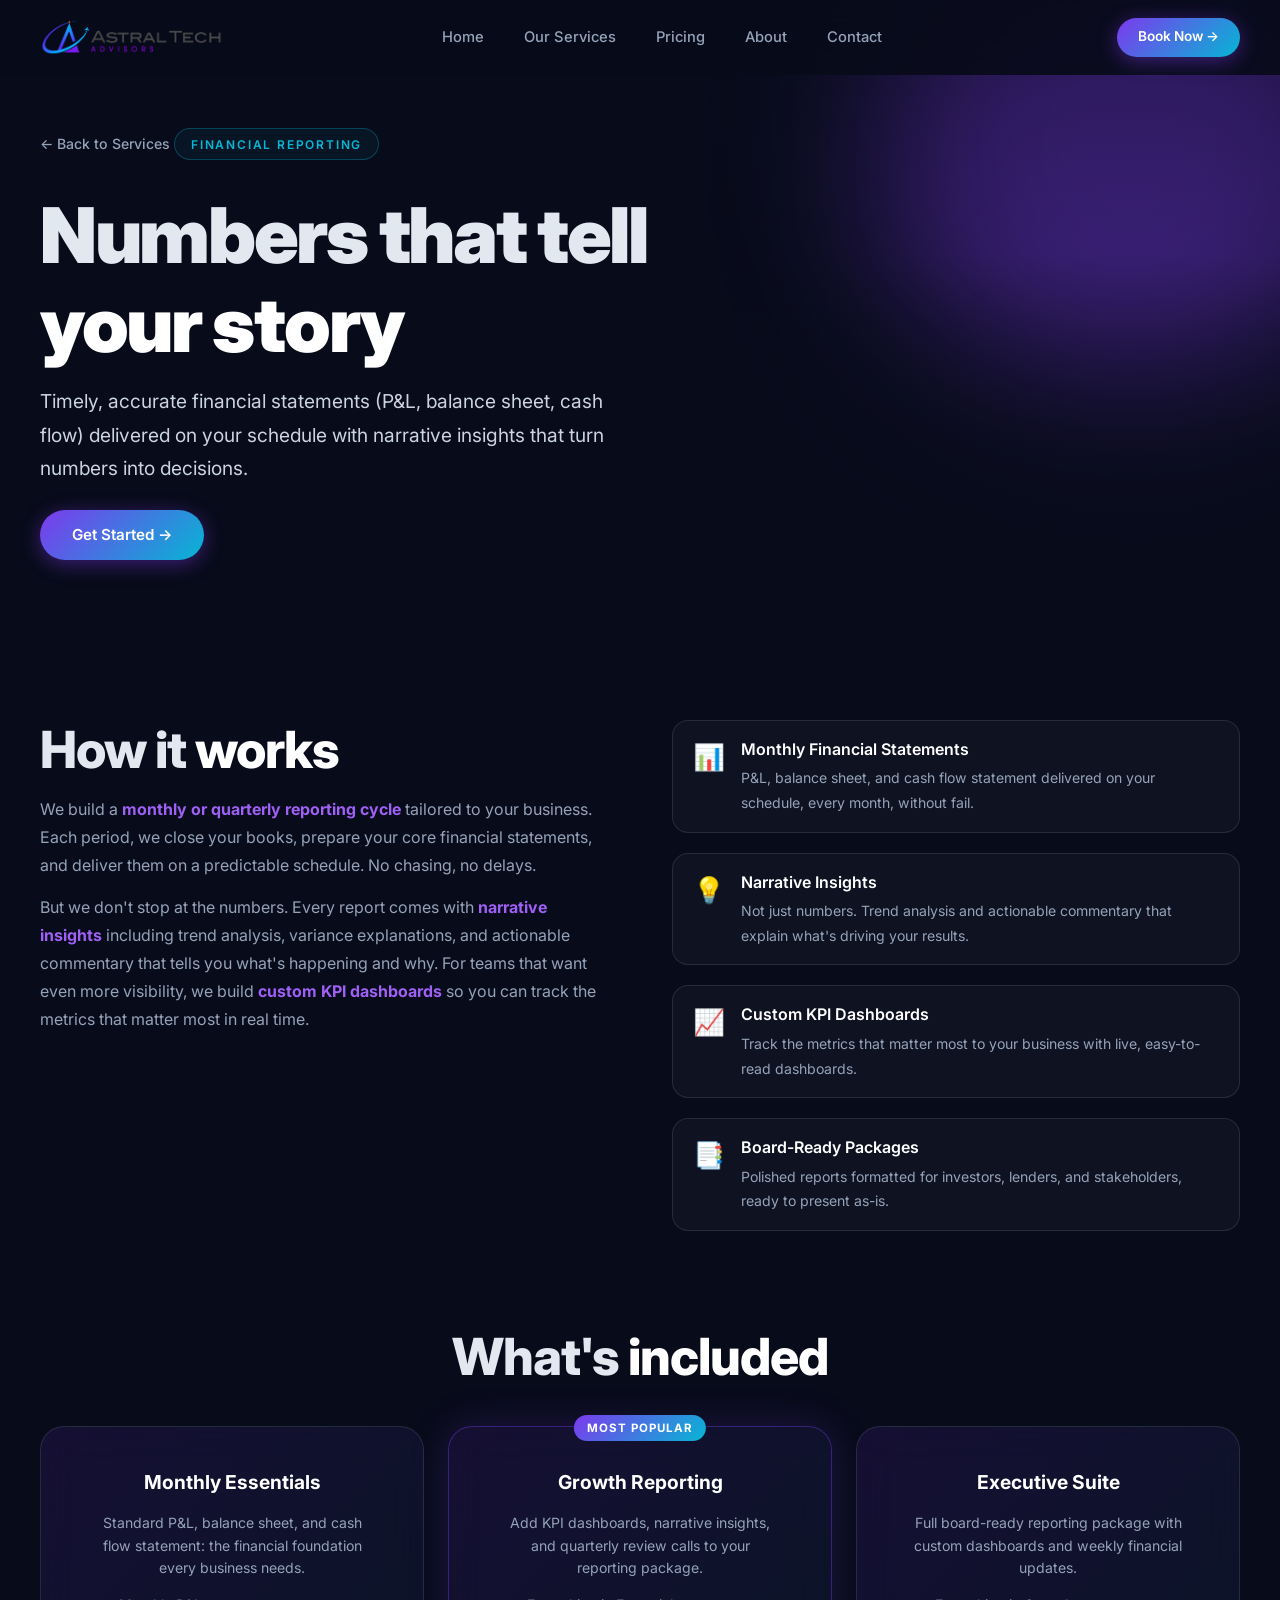
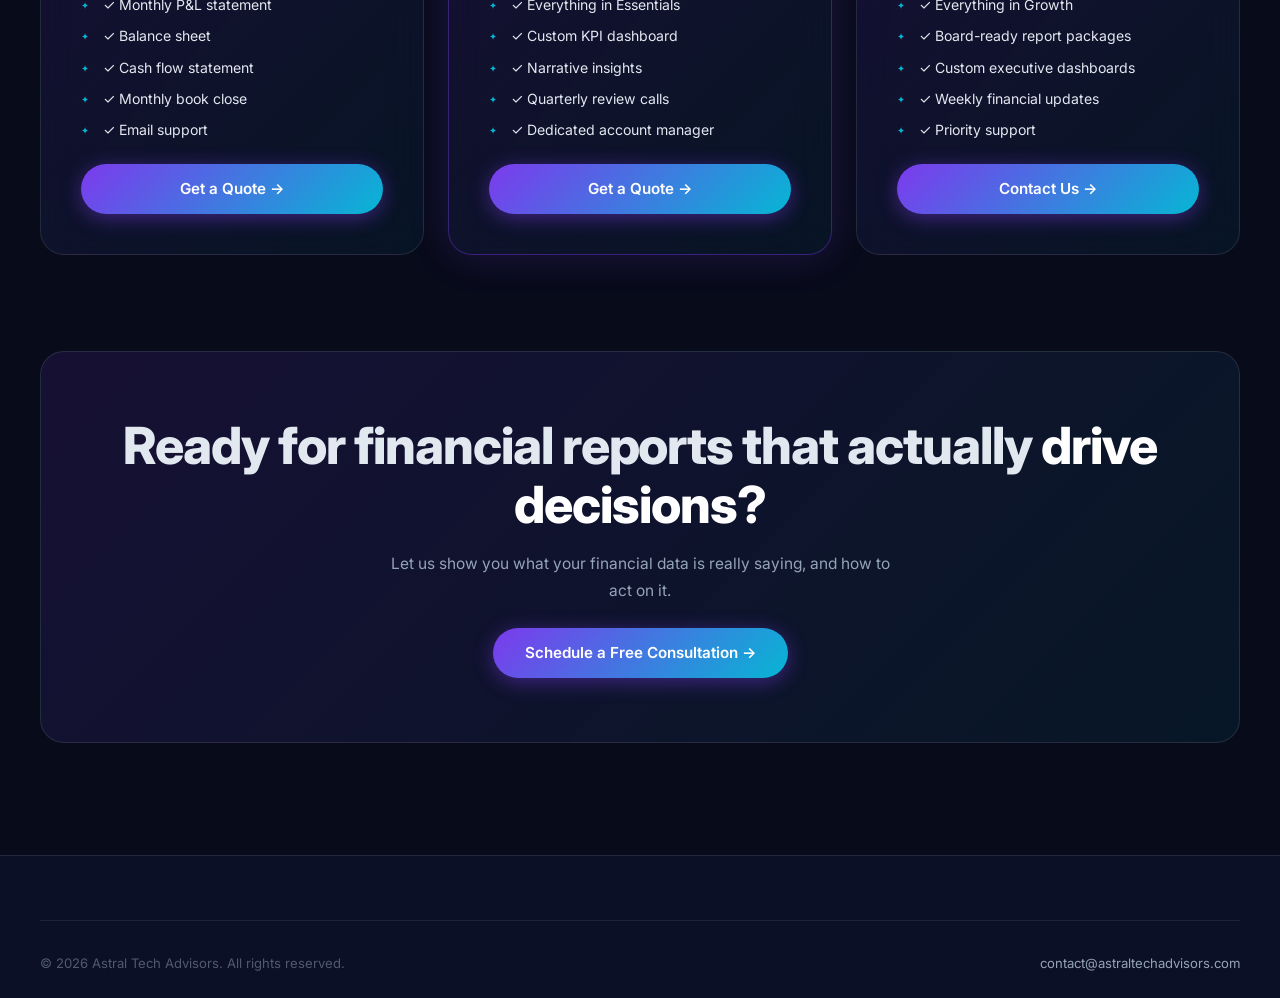
<file: financial-reporting.html>
<!DOCTYPE html>
<html lang="en">

<head>
    <meta charset="UTF-8" />
    <meta name="viewport" content="width=device-width, initial-scale=1.0" />
    <title>Financial Reporting | Astral Tech Advisors</title>
    <meta name="description"
        content="Timely, accurate financial statements (P&L, balance sheet, cash flow) delivered on your schedule with narrative insights that turn numbers into decisions." />
    <link rel="preconnect" href="https://fonts.googleapis.com" />
    <link rel="stylesheet" href="index.css" />
    <link rel="stylesheet" href="landing.css" />
</head>

<body>
    <nav class="navbar scrolled" id="navbar">
        <div class="container">
            <div class="nav-inner">
                <a href="index.html" class="nav-logo">
                    <img src="Website Logo.png" alt="Astral Tech Advisors" class="nav-logo-img" />
                </a>
                <ul class="nav-links" id="nav-links">
                    <li><a href="index.html">Home</a></li>
                    <li><a href="index.html#services">Our Services</a></li>
                    <li><a href="index.html#pricing">Pricing</a></li>
                    <li><a href="index.html#about">About</a></li>
                    <li><a href="index.html#contact">Contact</a></li>
                </ul>
                <a href="https://calendly.com/austin-astraltechadvisors/30min" target="_blank" class="btn btn-primary btn-sm nav-cta">Book Now →</a>
                <button class="hamburger" id="hamburger"
                    aria-label="Toggle menu"><span></span><span></span><span></span></button>
            </div>
        </div>
    </nav>

    <header class="landing-hero">

        <div class="hero-overlay"></div>
        <div class="orb orb-violet" style="width:500px;height:500px;top:-100px;right:-100px;"></div>
        <div class="container">
            <div class="landing-hero-content">
                <a href="index.html#services" class="back-link">← Back to Services</a>
                <div class="section-label">Financial Reporting</div>
                <h1>Numbers that tell <span class="gradient-text">your story</span></h1>
                <p class="hero-subtitle">Timely, accurate financial statements (P&L, balance sheet, cash flow)
                    delivered on your schedule with narrative insights that turn numbers into decisions.</p>
                <a href="index.html#contact" class="btn btn-primary">Get Started →</a>
            </div>
        </div>
    </header>

    <main class="landing-main">
        <div class="container">

            <section class="landing-section reveal">
                <div class="landing-section-grid">
                    <div>
                        <h2>How it <span class="gradient-text">works</span></h2>
                        <p>We build a <strong>monthly or quarterly reporting cycle</strong> tailored to your business.
                            Each period, we close your books, prepare your core financial statements, and deliver them
                            on a predictable schedule. No chasing, no delays.</p>
                        <p>But we don't stop at the numbers. Every report comes with <strong>narrative insights</strong>
                            including trend analysis, variance explanations, and actionable commentary that tells you what's
                            happening and why. For teams that want even more visibility, we build <strong>custom KPI
                            dashboards</strong> so you can track the metrics that matter most in real time.</p>
                    </div>
                    <div class="feature-list">
                        <div class="feature-item">
                            <div class="feature-icon">📊</div>
                            <div><strong>Monthly Financial Statements</strong>
                                <p>P&L, balance sheet, and cash flow statement delivered on your schedule, every
                                    month, without fail.</p>
                            </div>
                        </div>
                        <div class="feature-item">
                            <div class="feature-icon">💡</div>
                            <div><strong>Narrative Insights</strong>
                                <p>Not just numbers. Trend analysis and actionable commentary that explain what's
                                    driving your results.</p>
                            </div>
                        </div>
                        <div class="feature-item">
                            <div class="feature-icon">📈</div>
                            <div><strong>Custom KPI Dashboards</strong>
                                <p>Track the metrics that matter most to your business with live, easy-to-read
                                    dashboards.</p>
                            </div>
                        </div>
                        <div class="feature-item">
                            <div class="feature-icon">📑</div>
                            <div><strong>Board-Ready Packages</strong>
                                <p>Polished reports formatted for investors, lenders, and stakeholders, ready to
                                    present as-is.</p>
                            </div>
                        </div>
                    </div>
                </div>
            </section>

            <section class="landing-section reveal">
                <h2 class="text-center">What's <span class="gradient-text">included</span></h2>
                <div class="pricing-cards">
                    <div class="glass-card pricing-card">
                        <div class="pricing-tier">Monthly Essentials</div>
                        <div class="pricing-desc">Standard P&L, balance sheet, and cash flow statement: the financial
                            foundation every business needs.</div>
                        <ul class="pricing-features">
                            <li>✓ Monthly P&L statement</li>
                            <li>✓ Balance sheet</li>
                            <li>✓ Cash flow statement</li>
                            <li>✓ Monthly book close</li>
                            <li>✓ Email support</li>
                        </ul>
                        <a href="index.html#contact" class="btn btn-primary"
                            style="width:100%;justify-content:center;">Get a Quote →</a>
                    </div>
                    <div class="glass-card pricing-card featured-card">
                        <div class="pricing-badge">Most Popular</div>
                        <div class="pricing-tier">Growth Reporting</div>
                        <div class="pricing-desc">Add KPI dashboards, narrative insights, and quarterly review calls to
                            your reporting package.</div>
                        <ul class="pricing-features">
                            <li>✓ Everything in Essentials</li>
                            <li>✓ Custom KPI dashboard</li>
                            <li>✓ Narrative insights</li>
                            <li>✓ Quarterly review calls</li>
                            <li>✓ Dedicated account manager</li>
                        </ul>
                        <a href="index.html#contact" class="btn btn-primary"
                            style="width:100%;justify-content:center;">Get a Quote →</a>
                    </div>
                    <div class="glass-card pricing-card">
                        <div class="pricing-tier">Executive Suite</div>
                        <div class="pricing-desc">Full board-ready reporting package with custom dashboards and weekly
                            financial updates.</div>
                        <ul class="pricing-features">
                            <li>✓ Everything in Growth</li>
                            <li>✓ Board-ready report packages</li>
                            <li>✓ Custom executive dashboards</li>
                            <li>✓ Weekly financial updates</li>
                            <li>✓ Priority support</li>
                        </ul>
                        <a href="index.html#contact" class="btn btn-primary"
                            style="width:100%;justify-content:center;">Contact Us →</a>
                    </div>
                </div>
            </section>

            <section class="landing-cta reveal">
                <h2>Ready for financial reports that actually <span class="gradient-text">drive decisions?</span></h2>
                <p>Let us show you what your financial data is really saying, and how to act on it.</p>
                <a href="index.html#contact" class="btn btn-primary">Schedule a Free Consultation →</a>
            </section>

        </div>
    </main>

    <footer>
        <div class="container">
            <div class="footer-bottom" style="padding-top:2rem;border-top:1px solid rgba(255,255,255,0.08)">
                <span>© 2026 Astral Tech Advisors. All rights reserved.</span>
                <a href="mailto:contact@astraltechadvisors.com">contact@astraltechadvisors.com</a>
            </div>
        </div>
    </footer>
    <script src="main.js"></script>
</body>

</html>
</file>
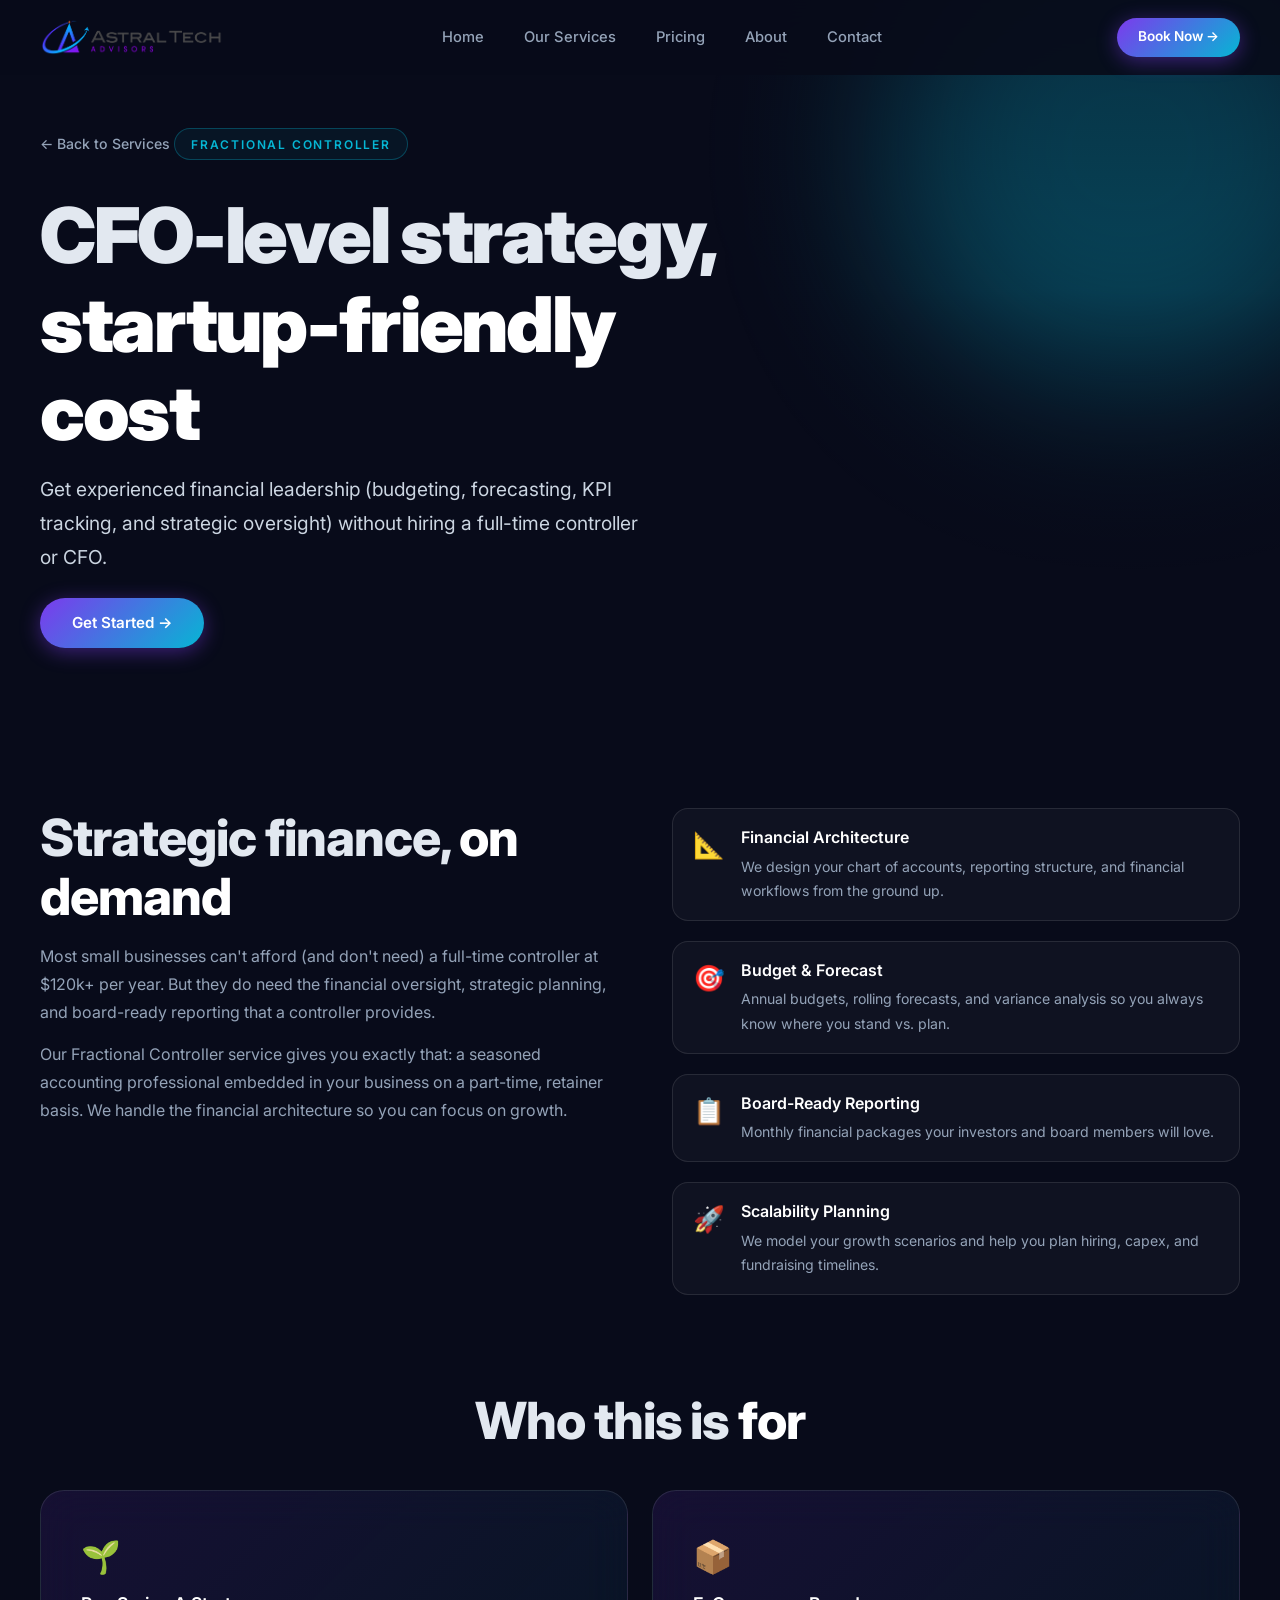
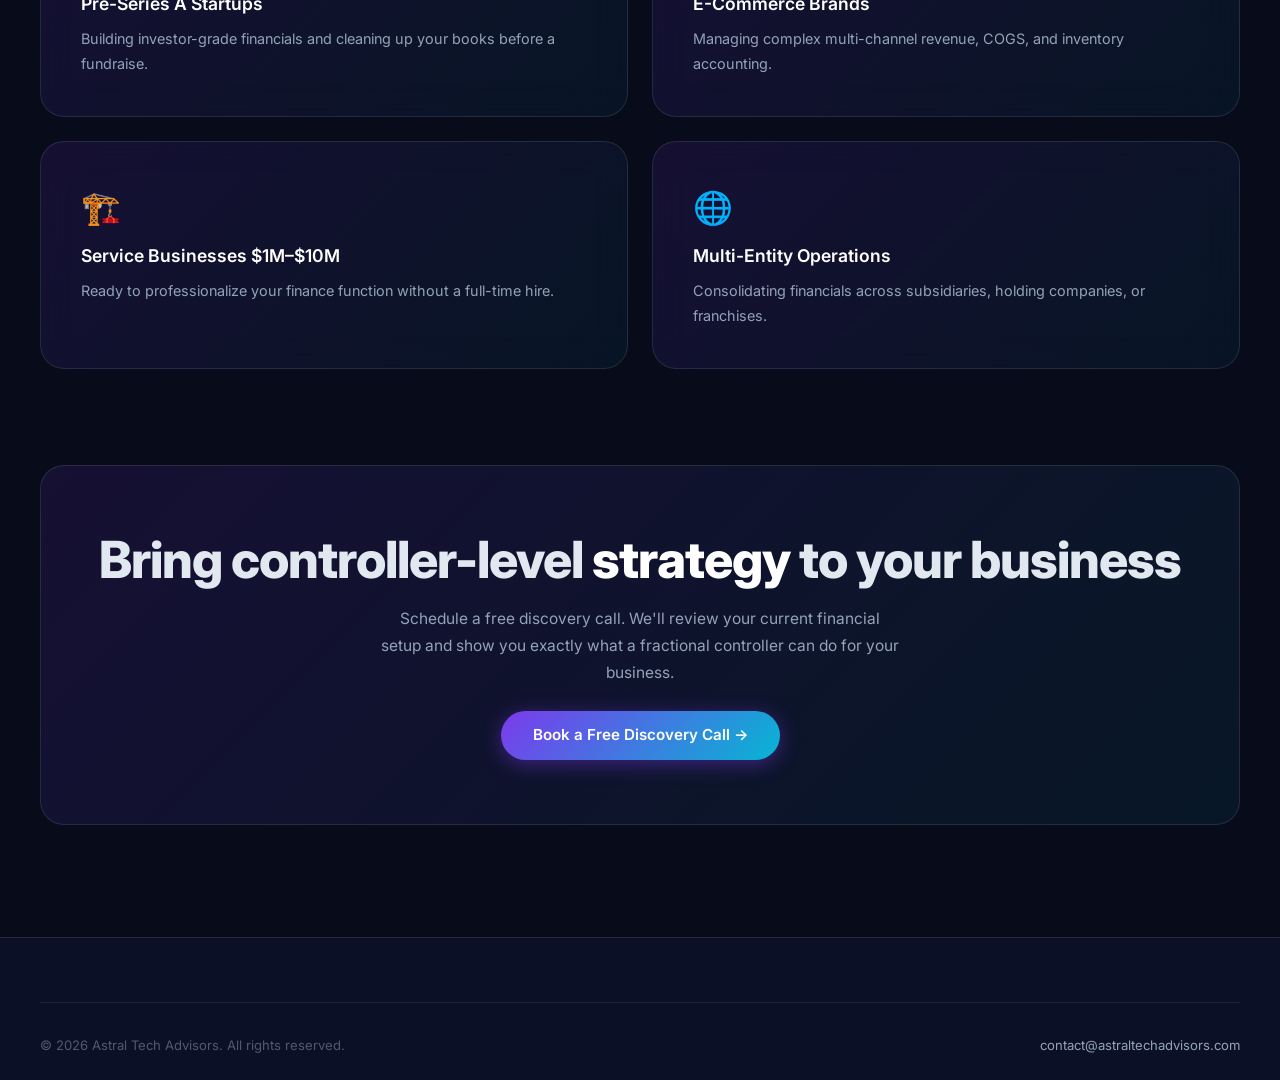
<file: fractional-controller.html>
<!DOCTYPE html>
<html lang="en">

<head>
    <meta charset="UTF-8" />
    <meta name="viewport" content="width=device-width, initial-scale=1.0" />
    <title>Fractional Controller | Astral Tech Advisors</title>
    <meta name="description"
        content="Strategic financial leadership without the cost of a full-time hire. Scalable planning, forecasting, and oversight that grows with your business." />
    <link rel="preconnect" href="https://fonts.googleapis.com" />
    <link rel="stylesheet" href="index.css" />
    <link rel="stylesheet" href="landing.css" />
</head>

<body>
    <nav class="navbar scrolled" id="navbar">
        <div class="container">
            <div class="nav-inner">
                <a href="index.html" class="nav-logo">
                    <img src="Website Logo.png" alt="Astral Tech Advisors" class="nav-logo-img" />
                </a>
                <ul class="nav-links" id="nav-links">
                    <li><a href="index.html">Home</a></li>
                    <li><a href="index.html#services">Our Services</a></li>
                    <li><a href="index.html#pricing">Pricing</a></li>
                    <li><a href="index.html#about">About</a></li>
                    <li><a href="index.html#contact">Contact</a></li>
                </ul>
                <a href="https://calendly.com/austin-astraltechadvisors/30min" target="_blank" class="btn btn-primary btn-sm nav-cta">Book Now →</a>
                <button class="hamburger" id="hamburger"
                    aria-label="Toggle menu"><span></span><span></span><span></span></button>
            </div>
        </div>
    </nav>

    <header class="landing-hero">

        <div class="hero-overlay"></div>
        <div class="orb orb-cyan" style="width:500px;height:500px;top:-100px;right:-100px;"></div>
        <div class="container">
            <div class="landing-hero-content">
                <a href="index.html#services" class="back-link">← Back to Services</a>
                <div class="section-label">Fractional Controller</div>
                <h1>CFO-level strategy, <span class="gradient-text">startup-friendly cost</span></h1>
                <p class="hero-subtitle">Get experienced financial leadership (budgeting, forecasting, KPI tracking,
                    and strategic oversight) without hiring a full-time controller or CFO.</p>
                <a href="index.html#contact" class="btn btn-primary">Get Started →</a>
            </div>
        </div>
    </header>

    <main class="landing-main">
        <div class="container">

            <section class="landing-section reveal">
                <div class="landing-section-grid">
                    <div>
                        <h2>Strategic finance, <span class="gradient-text">on demand</span></h2>
                        <p>Most small businesses can't afford (and don't need) a full-time controller at $120k+ per
                            year. But they do need the financial oversight, strategic planning, and board-ready
                            reporting that a controller provides.</p>
                        <p>Our Fractional Controller service gives you exactly that: a seasoned accounting professional
                            embedded in your business on a part-time, retainer basis. We handle the financial
                            architecture so you can focus on growth.</p>
                    </div>
                    <div class="feature-list">
                        <div class="feature-item">
                            <div class="feature-icon">📐</div>
                            <div><strong>Financial Architecture</strong>
                                <p>We design your chart of accounts, reporting structure, and financial workflows from
                                    the ground up.</p>
                            </div>
                        </div>
                        <div class="feature-item">
                            <div class="feature-icon">🎯</div>
                            <div><strong>Budget & Forecast</strong>
                                <p>Annual budgets, rolling forecasts, and variance analysis so you always know where you
                                    stand vs. plan.</p>
                            </div>
                        </div>
                        <div class="feature-item">
                            <div class="feature-icon">📋</div>
                            <div><strong>Board-Ready Reporting</strong>
                                <p>Monthly financial packages your investors and board members will love.</p>
                            </div>
                        </div>
                        <div class="feature-item">
                            <div class="feature-icon">🚀</div>
                            <div><strong>Scalability Planning</strong>
                                <p>We model your growth scenarios and help you plan hiring, capex, and fundraising
                                    timelines.</p>
                            </div>
                        </div>
                    </div>
                </div>
            </section>

            <section class="landing-section reveal">
                <h2 class="text-center">Who this is <span class="gradient-text">for</span></h2>
                <div class="who-grid">
                    <div class="glass-card who-card">
                        <div class="who-icon">🌱</div>
                        <h3>Pre-Series A Startups</h3>
                        <p>Building investor-grade financials and cleaning up your books before a fundraise.</p>
                    </div>
                    <div class="glass-card who-card">
                        <div class="who-icon">📦</div>
                        <h3>E-Commerce Brands</h3>
                        <p>Managing complex multi-channel revenue, COGS, and inventory accounting.</p>
                    </div>
                    <div class="glass-card who-card">
                        <div class="who-icon">🏗️</div>
                        <h3>Service Businesses $1M–$10M</h3>
                        <p>Ready to professionalize your finance function without a full-time hire.</p>
                    </div>
                    <div class="glass-card who-card">
                        <div class="who-icon">🌐</div>
                        <h3>Multi-Entity Operations</h3>
                        <p>Consolidating financials across subsidiaries, holding companies, or franchises.</p>
                    </div>
                </div>
            </section>

            <section class="landing-cta reveal">
                <h2>Bring controller-level <span class="gradient-text">strategy</span> to your business</h2>
                <p>Schedule a free discovery call. We'll review your current financial setup and show you exactly what a
                    fractional controller can do for your business.</p>
                <a href="index.html#contact" class="btn btn-primary">Book a Free Discovery Call →</a>
            </section>

        </div>
    </main>

    <footer>
        <div class="container">
            <div class="footer-bottom" style="padding-top:2rem;border-top:1px solid rgba(255,255,255,0.08)">
                <span>© 2026 Astral Tech Advisors. All rights reserved.</span>
                <a href="mailto:contact@astraltechadvisors.com">contact@astraltechadvisors.com</a>
            </div>
        </div>
    </footer>
    <script src="main.js"></script>
</body>

</html>
</file>
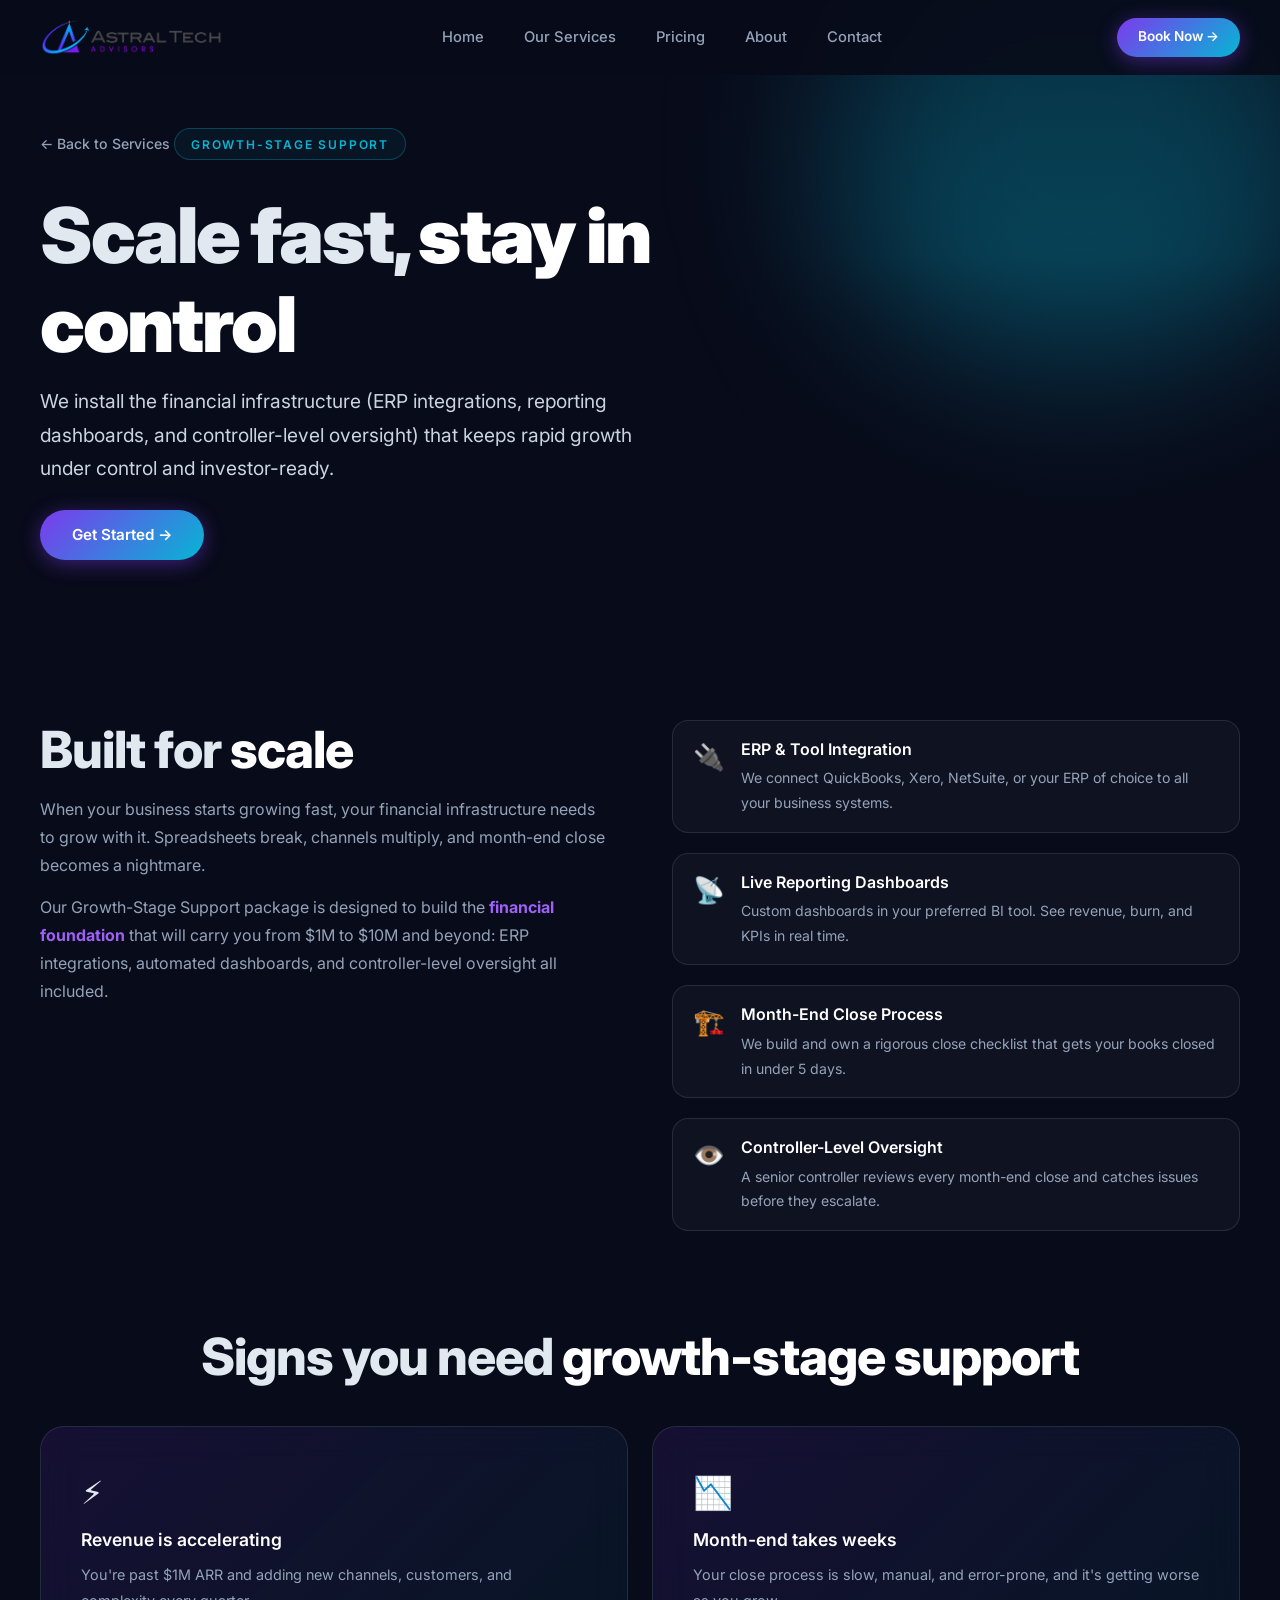
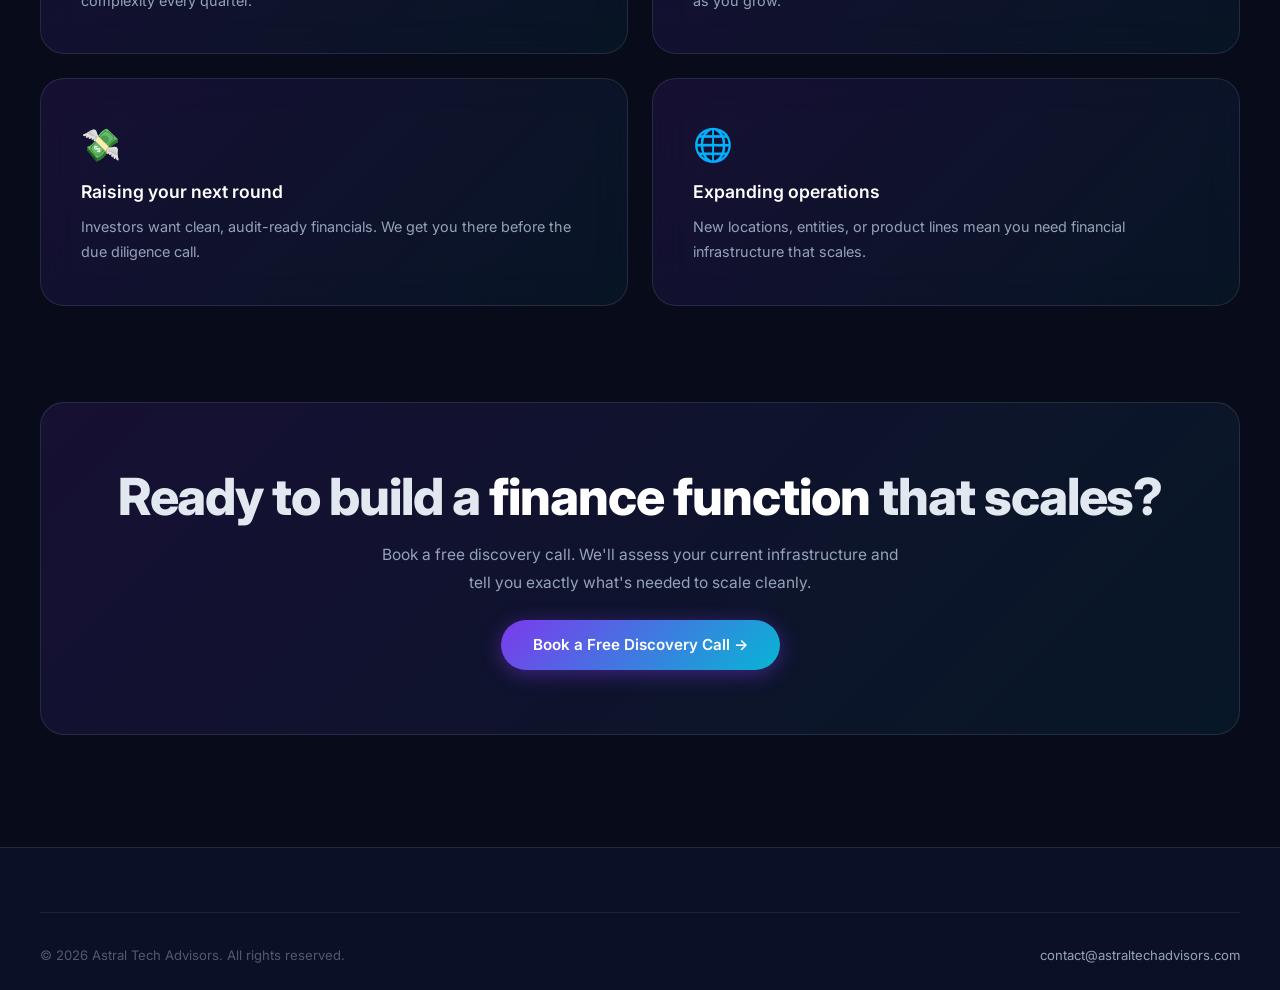
<file: growth-stage-support.html>
<!DOCTYPE html>
<html lang="en">

<head>
    <meta charset="UTF-8" />
    <meta name="viewport" content="width=device-width, initial-scale=1.0" />
    <title>Growth-Stage Support | Astral Tech Advisors</title>
    <meta name="description"
        content="ERP integrations, reporting dashboards, and controller-level oversight for businesses scaling fast." />
    <link rel="preconnect" href="https://fonts.googleapis.com" />
    <link rel="stylesheet" href="index.css" />
    <link rel="stylesheet" href="landing.css" />
</head>

<body>
    <nav class="navbar scrolled" id="navbar">
        <div class="container">
            <div class="nav-inner">
                <a href="index.html" class="nav-logo">
                    <img src="Website Logo.png" alt="Astral Tech Advisors" class="nav-logo-img" />
                </a>
                <ul class="nav-links" id="nav-links">
                    <li><a href="index.html">Home</a></li>
                    <li><a href="index.html#services">Our Services</a></li>
                    <li><a href="index.html#pricing">Pricing</a></li>
                    <li><a href="index.html#about">About</a></li>
                    <li><a href="index.html#contact">Contact</a></li>
                </ul>
                <a href="https://calendly.com/austin-astraltechadvisors/30min" target="_blank" class="btn btn-primary btn-sm nav-cta">Book Now →</a>
                <button class="hamburger" id="hamburger"
                    aria-label="Toggle menu"><span></span><span></span><span></span></button>
            </div>
        </div>
    </nav>

    <header class="landing-hero">

        <div class="hero-overlay"></div>
        <div class="orb orb-cyan" style="width:500px;height:500px;top:-100px;right:-50px;"></div>
        <div class="container">
            <div class="landing-hero-content">
                <a href="index.html#services" class="back-link">← Back to Services</a>
                <div class="section-label">Growth-Stage Support</div>
                <h1>Scale fast, <span class="gradient-text">stay in control</span></h1>
                <p class="hero-subtitle">We install the financial infrastructure (ERP integrations, reporting
                    dashboards, and controller-level oversight) that keeps rapid growth under control and
                    investor-ready.</p>
                <a href="index.html#contact" class="btn btn-primary">Get Started →</a>
            </div>
        </div>
    </header>

    <main class="landing-main">
        <div class="container">

            <section class="landing-section reveal">
                <div class="landing-section-grid">
                    <div>
                        <h2>Built for <span class="gradient-text">scale</span></h2>
                        <p>When your business starts growing fast, your financial infrastructure needs to grow with it.
                            Spreadsheets break, channels multiply, and month-end close becomes a nightmare.</p>
                        <p>Our Growth-Stage Support package is designed to build the <strong>financial
                                foundation</strong> that will carry you from $1M to $10M and beyond: ERP integrations,
                            automated dashboards, and controller-level oversight all included.</p>
                    </div>
                    <div class="feature-list">
                        <div class="feature-item">
                            <div class="feature-icon">🔌</div>
                            <div><strong>ERP & Tool Integration</strong>
                                <p>We connect QuickBooks, Xero, NetSuite, or your ERP of choice to all your business
                                    systems.</p>
                            </div>
                        </div>
                        <div class="feature-item">
                            <div class="feature-icon">📡</div>
                            <div><strong>Live Reporting Dashboards</strong>
                                <p>Custom dashboards in your preferred BI tool. See revenue, burn, and KPIs in real
                                    time.</p>
                            </div>
                        </div>
                        <div class="feature-item">
                            <div class="feature-icon">🏗️</div>
                            <div><strong>Month-End Close Process</strong>
                                <p>We build and own a rigorous close checklist that gets your books closed in under 5
                                    days.</p>
                            </div>
                        </div>
                        <div class="feature-item">
                            <div class="feature-icon">👁️</div>
                            <div><strong>Controller-Level Oversight</strong>
                                <p>A senior controller reviews every month-end close and catches issues before they
                                    escalate.</p>
                            </div>
                        </div>
                    </div>
                </div>
            </section>

            <section class="landing-section reveal">
                <h2 class="text-center">Signs you need <span class="gradient-text">growth-stage support</span></h2>
                <div class="who-grid">
                    <div class="glass-card who-card">
                        <div class="who-icon">⚡</div>
                        <h3>Revenue is accelerating</h3>
                        <p>You're past $1M ARR and adding new channels, customers, and complexity every quarter.</p>
                    </div>
                    <div class="glass-card who-card">
                        <div class="who-icon">📉</div>
                        <h3>Month-end takes weeks</h3>
                        <p>Your close process is slow, manual, and error-prone, and it's getting worse as you grow.</p>
                    </div>
                    <div class="glass-card who-card">
                        <div class="who-icon">💸</div>
                        <h3>Raising your next round</h3>
                        <p>Investors want clean, audit-ready financials. We get you there before the due diligence call.
                        </p>
                    </div>
                    <div class="glass-card who-card">
                        <div class="who-icon">🌐</div>
                        <h3>Expanding operations</h3>
                        <p>New locations, entities, or product lines mean you need financial infrastructure that scales.
                        </p>
                    </div>
                </div>
            </section>

            <section class="landing-cta reveal">
                <h2>Ready to build a <span class="gradient-text">finance function</span> that scales?</h2>
                <p>Book a free discovery call. We'll assess your current infrastructure and tell you exactly what's
                    needed to scale cleanly.</p>
                <a href="index.html#contact" class="btn btn-primary">Book a Free Discovery Call →</a>
            </section>
        </div>
    </main>

    <footer>
        <div class="container">
            <div class="footer-bottom" style="padding-top:2rem;border-top:1px solid rgba(255,255,255,0.08)">
                <span>© 2026 Astral Tech Advisors. All rights reserved.</span>
                <a href="mailto:contact@astraltechadvisors.com">contact@astraltechadvisors.com</a>
            </div>
        </div>
    </footer>
    <script src="main.js"></script>
</body>

</html>
</file>
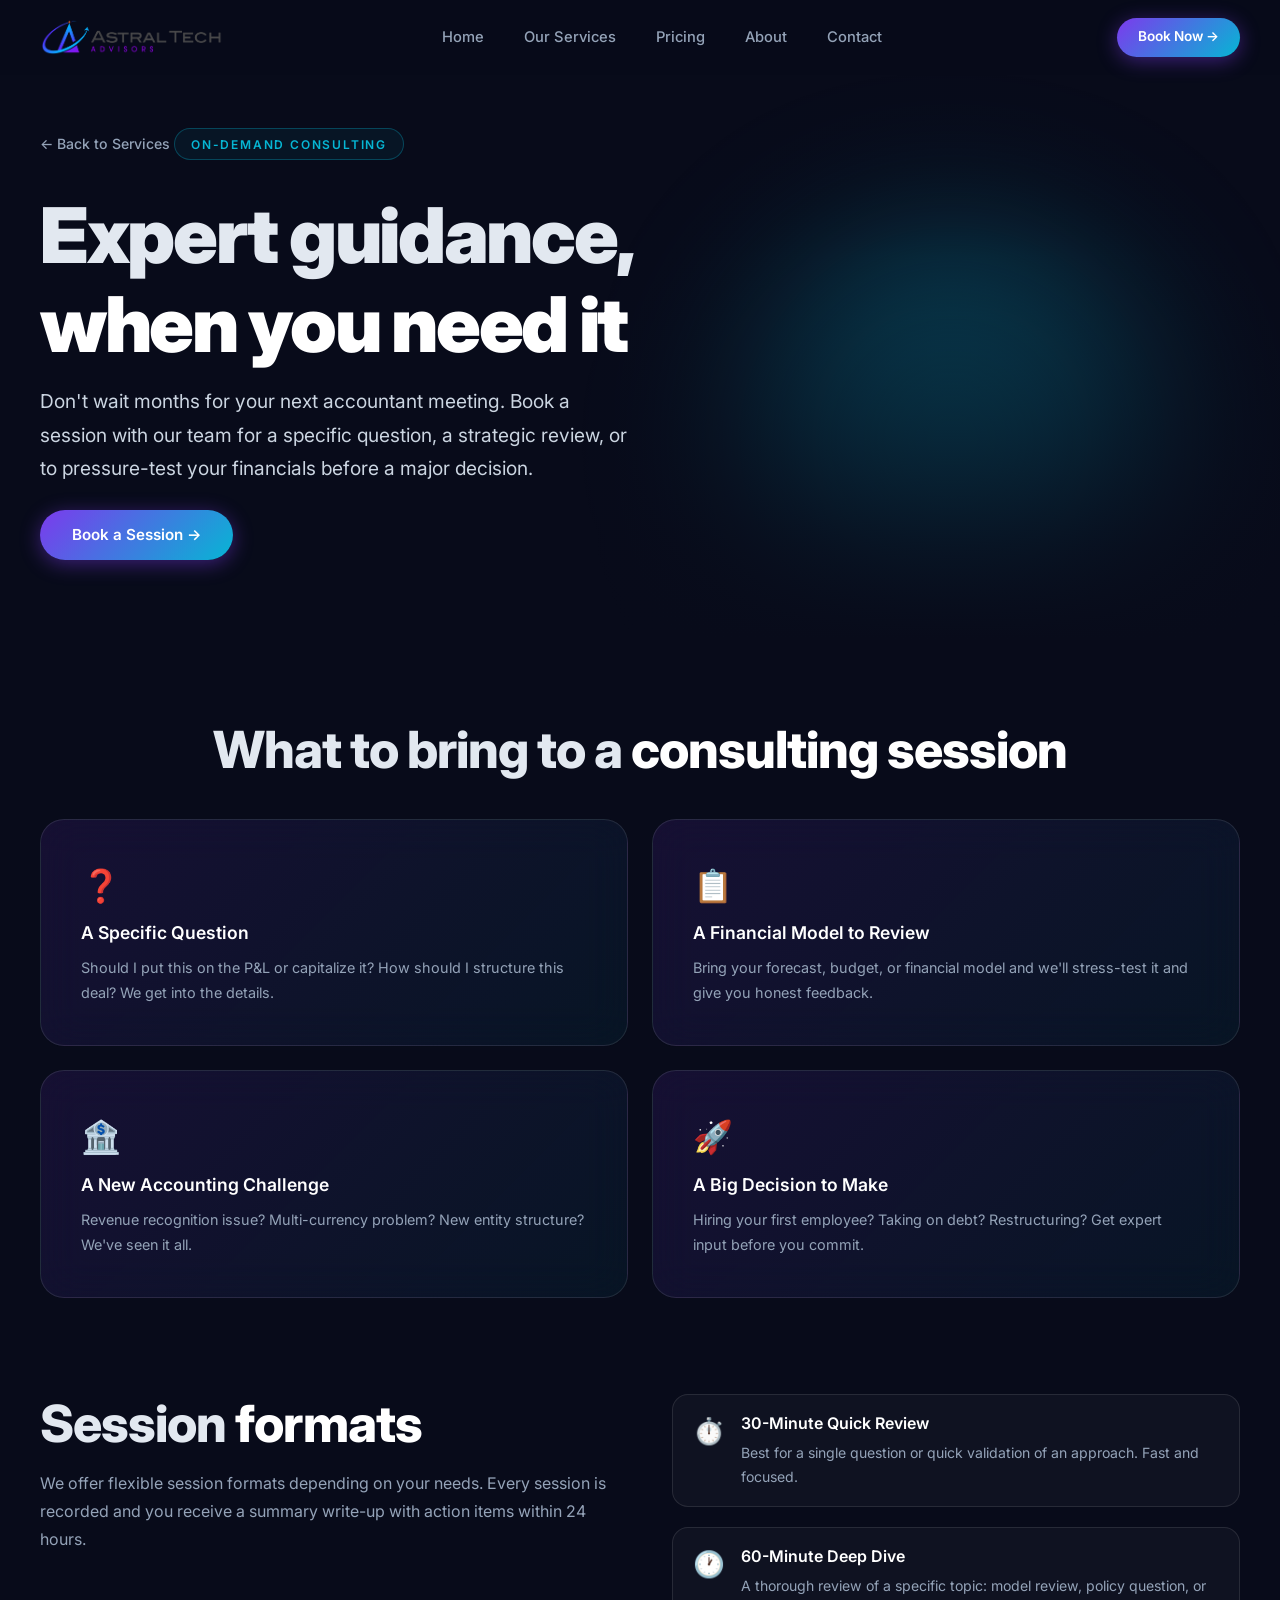
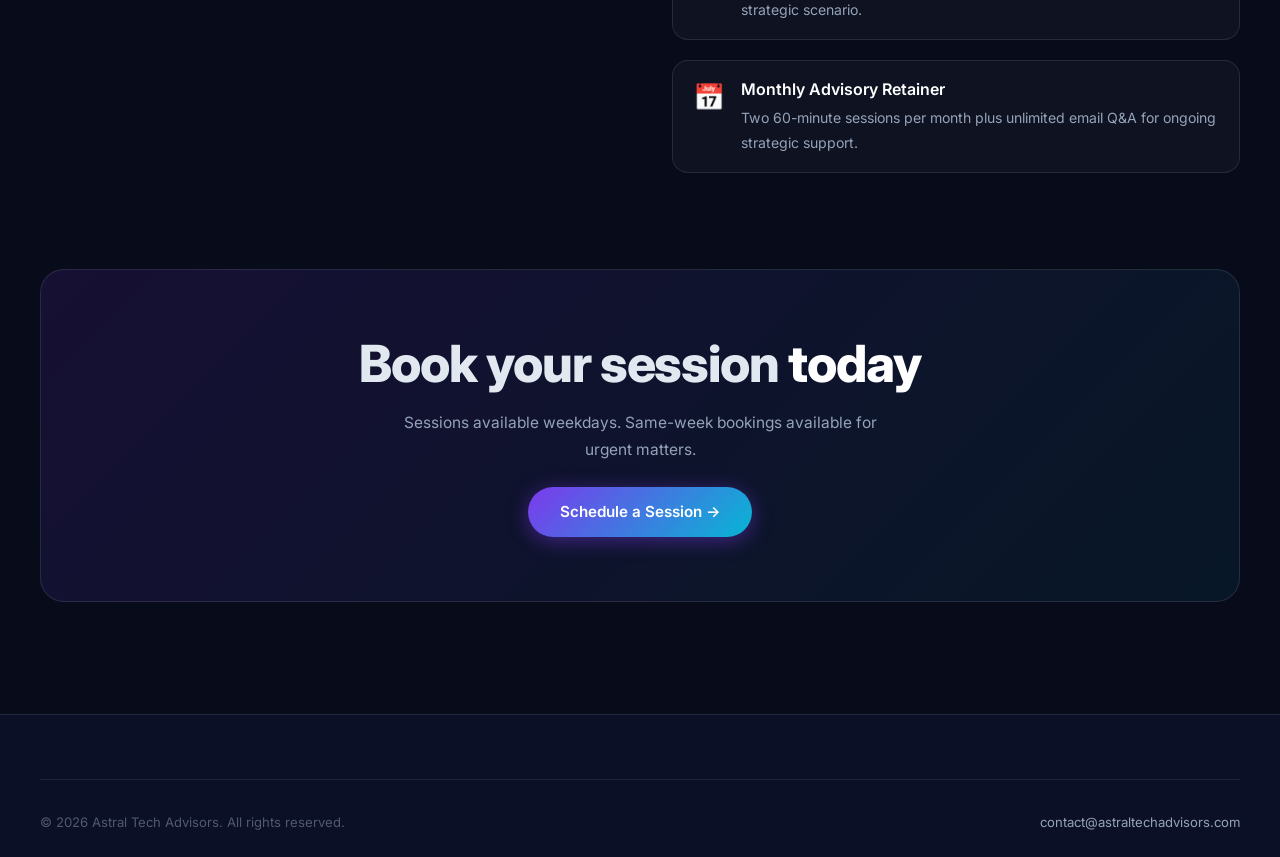
<file: on-demand-consulting.html>
<!DOCTYPE html>
<html lang="en">

<head>
    <meta charset="UTF-8" />
    <meta name="viewport" content="width=device-width, initial-scale=1.0" />
    <title>On-Demand Consulting | Astral Tech Advisors</title>
    <meta name="description"
        content="Expert accounting and financial guidance exactly when you need it. Book a session for specific questions or strategic reviews." />
    <link rel="preconnect" href="https://fonts.googleapis.com" />
    <link rel="stylesheet" href="index.css" />
    <link rel="stylesheet" href="landing.css" />
</head>

<body>
    <nav class="navbar scrolled" id="navbar">
        <div class="container">
            <div class="nav-inner">
                <a href="index.html" class="nav-logo">
                    <img src="Website Logo.png" alt="Astral Tech Advisors" class="nav-logo-img" />
                </a>
                <ul class="nav-links" id="nav-links">
                    <li><a href="index.html">Home</a></li>
                    <li><a href="index.html#services">Our Services</a></li>
                    <li><a href="index.html#pricing">Pricing</a></li>
                    <li><a href="index.html#about">About</a></li>
                    <li><a href="index.html#contact">Contact</a></li>
                </ul>
                <a href="https://calendly.com/austin-astraltechadvisors/30min" target="_blank" class="btn btn-primary btn-sm nav-cta">Book Now →</a>
                <button class="hamburger" id="hamburger"
                    aria-label="Toggle menu"><span></span><span></span><span></span></button>
            </div>
        </div>
    </nav>

    <header class="landing-hero">

        <div class="hero-overlay"></div>
        <div class="orb orb-cyan" style="width:400px;height:400px;bottom:0;right:10%;"></div>
        <div class="container">
            <div class="landing-hero-content">
                <a href="index.html#services" class="back-link">← Back to Services</a>
                <div class="section-label">On-Demand Consulting</div>
                <h1>Expert guidance, <span class="gradient-text">when you need it</span></h1>
                <p class="hero-subtitle">Don't wait months for your next accountant meeting. Book a session with our
                    team for a specific question, a strategic review, or to pressure-test your financials before a major
                    decision.</p>
                <a href="https://calendly.com" target="_blank" class="btn btn-primary">Book a Session →</a>
            </div>
        </div>
    </header>

    <main class="landing-main">
        <div class="container">

            <section class="landing-section reveal">
                <h2 class="text-center">What to bring to a <span class="gradient-text">consulting session</span></h2>
                <div class="who-grid">
                    <div class="glass-card who-card">
                        <div class="who-icon">❓</div>
                        <h3>A Specific Question</h3>
                        <p>Should I put this on the P&L or capitalize it? How should I structure this deal? We get into
                            the details.</p>
                    </div>
                    <div class="glass-card who-card">
                        <div class="who-icon">📋</div>
                        <h3>A Financial Model to Review</h3>
                        <p>Bring your forecast, budget, or financial model and we'll stress-test it and give you honest
                            feedback.</p>
                    </div>
                    <div class="glass-card who-card">
                        <div class="who-icon">🏦</div>
                        <h3>A New Accounting Challenge</h3>
                        <p>Revenue recognition issue? Multi-currency problem? New entity structure? We've seen it all.
                        </p>
                    </div>
                    <div class="glass-card who-card">
                        <div class="who-icon">🚀</div>
                        <h3>A Big Decision to Make</h3>
                        <p>Hiring your first employee? Taking on debt? Restructuring? Get expert input before you
                            commit.</p>
                    </div>
                </div>
            </section>

            <section class="landing-section reveal">
                <div class="landing-section-grid">
                    <div>
                        <h2>Session <span class="gradient-text">formats</span></h2>
                        <p>We offer flexible session formats depending on your needs. Every session is recorded and you
                            receive a summary write-up with action items within 24 hours.</p>
                    </div>
                    <div class="feature-list">
                        <div class="feature-item">
                            <div class="feature-icon">⏱️</div>
                            <div><strong>30-Minute Quick Review</strong>
                                <p>Best for a single question or quick validation of an approach. Fast and focused.</p>
                            </div>
                        </div>
                        <div class="feature-item">
                            <div class="feature-icon">🕐</div>
                            <div><strong>60-Minute Deep Dive</strong>
                                <p>A thorough review of a specific topic: model review, policy question, or strategic
                                    scenario.</p>
                            </div>
                        </div>
                        <div class="feature-item">
                            <div class="feature-icon">📅</div>
                            <div><strong>Monthly Advisory Retainer</strong>
                                <p>Two 60-minute sessions per month plus unlimited email Q&A for ongoing strategic
                                    support.</p>
                            </div>
                        </div>
                    </div>
                </div>
            </section>

            <section class="landing-cta reveal">
                <h2>Book your session <span class="gradient-text">today</span></h2>
                <p>Sessions available weekdays. Same-week bookings available for urgent matters.</p>
                <a href="index.html#contact" class="btn btn-primary">Schedule a Session →</a>
            </section>
        </div>
    </main>

    <footer>
        <div class="container">
            <div class="footer-bottom" style="padding-top:2rem;border-top:1px solid rgba(255,255,255,0.08)">
                <span>© 2026 Astral Tech Advisors. All rights reserved.</span>
                <a href="mailto:contact@astraltechadvisors.com">contact@astraltechadvisors.com</a>
            </div>
        </div>
    </footer>
    <script src="main.js"></script>
</body>

</html>
</file>
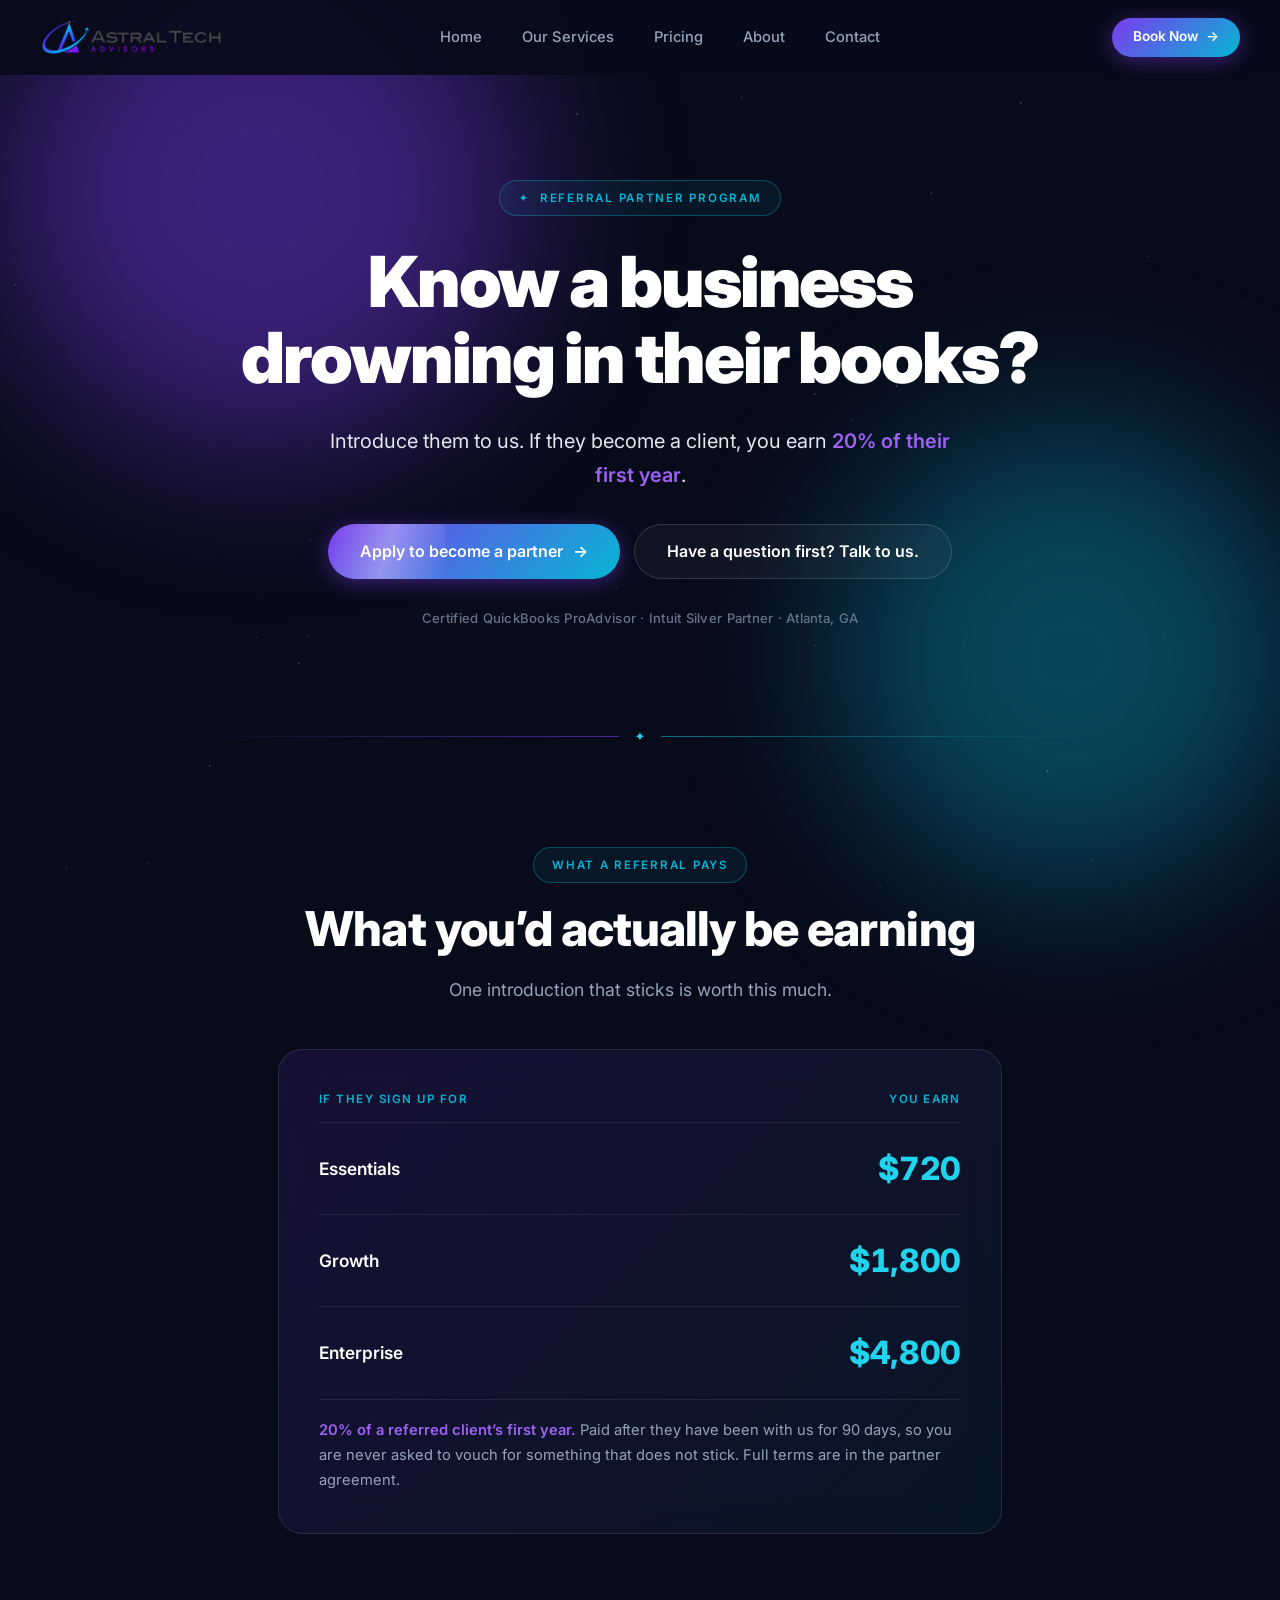
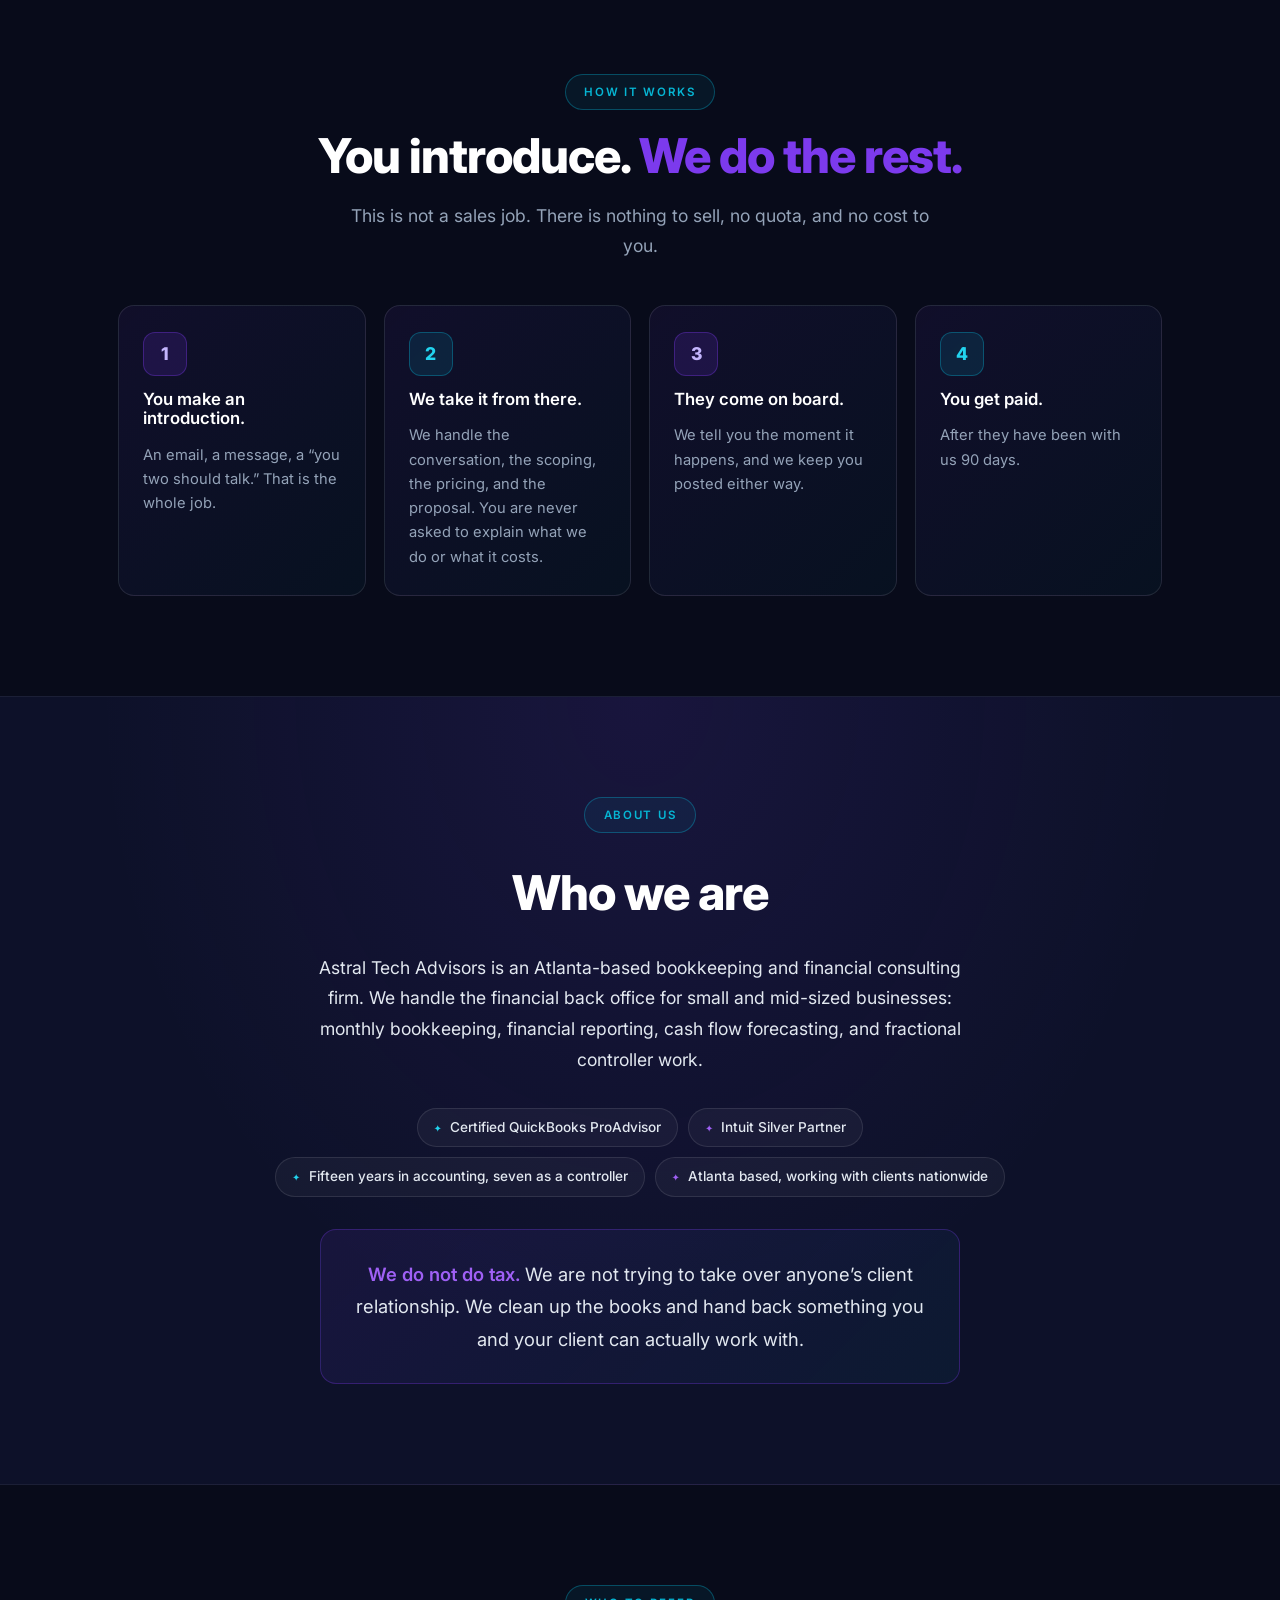
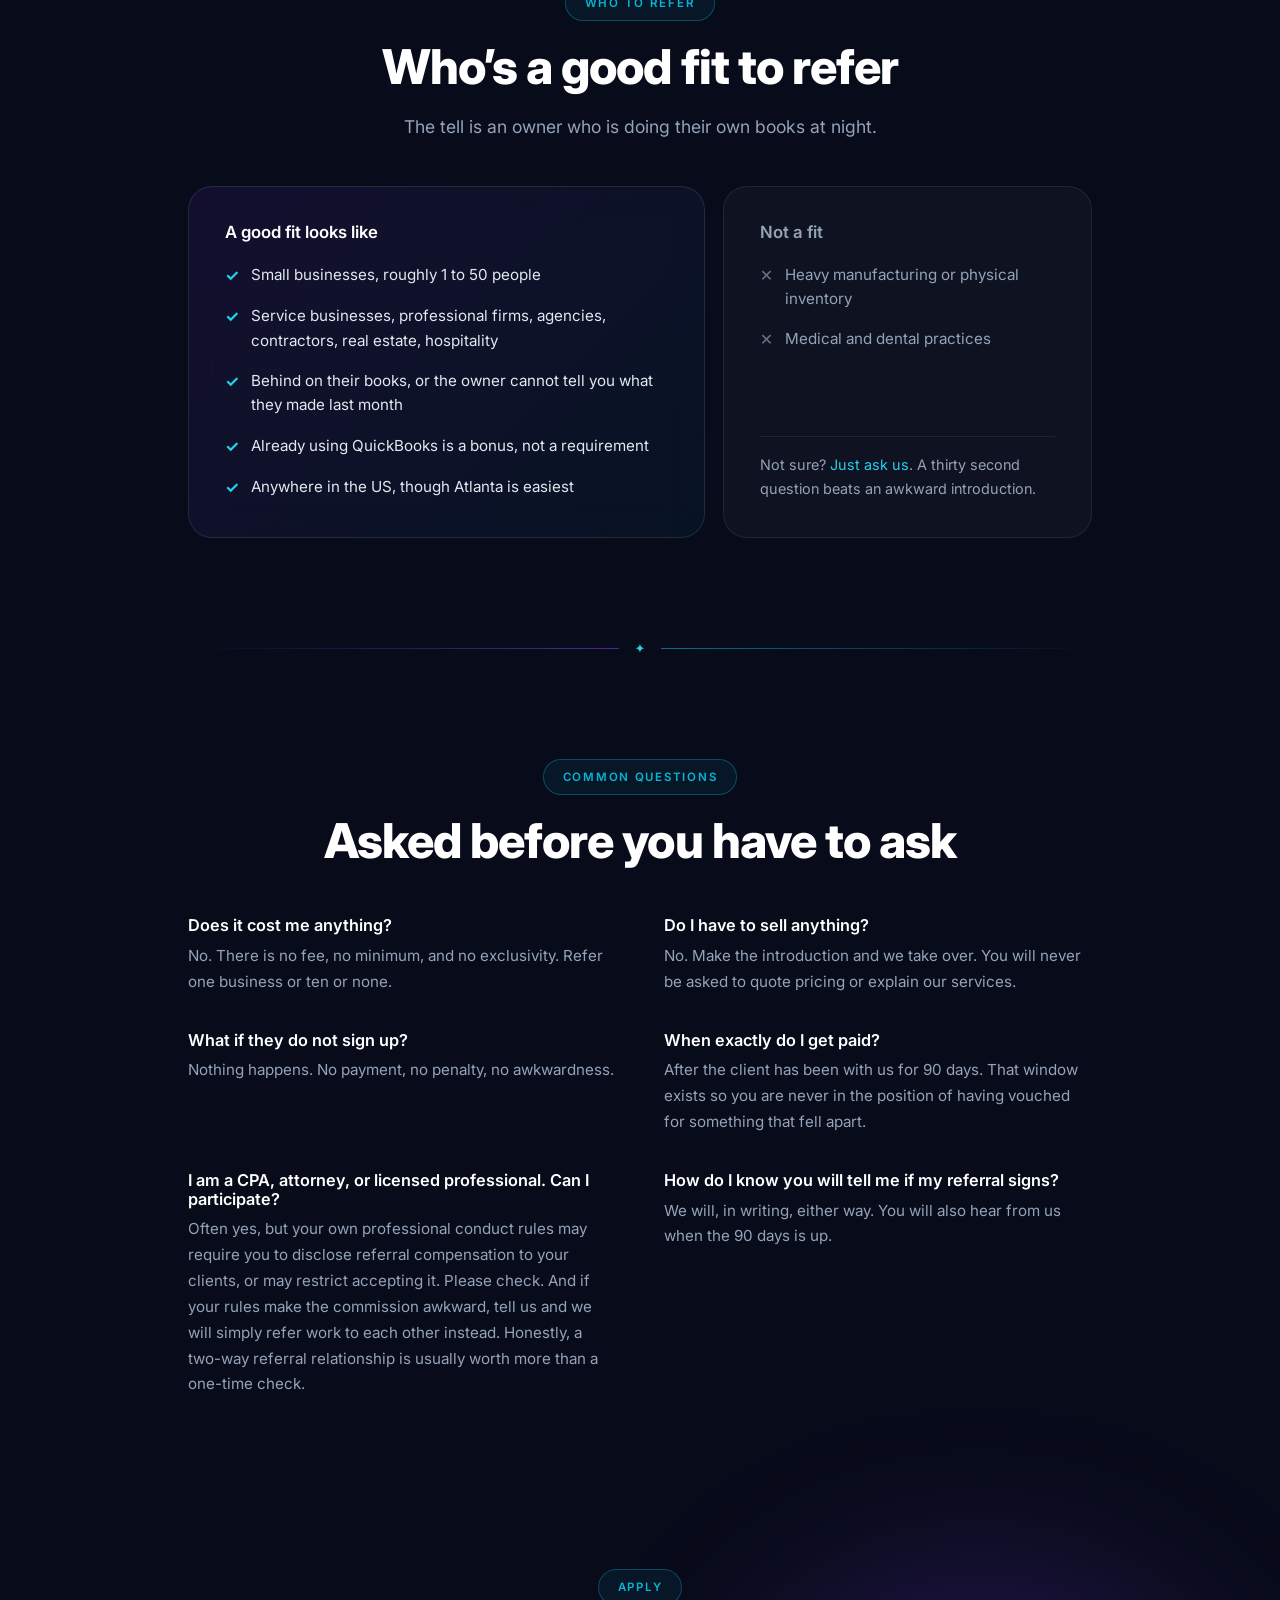
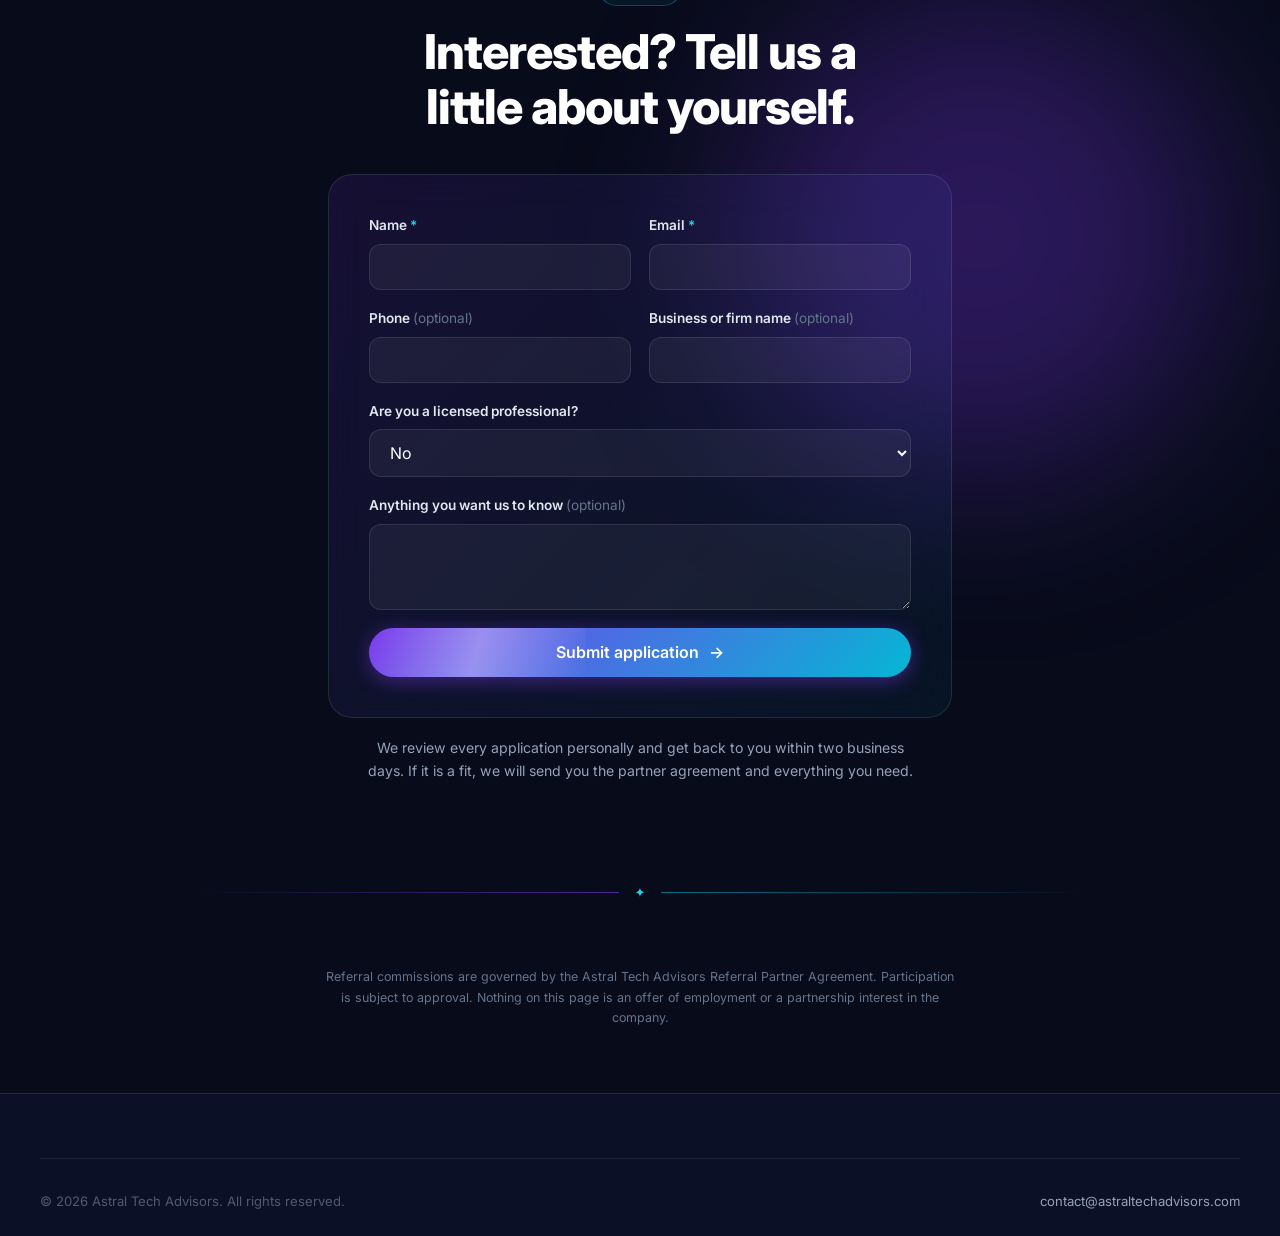
<file: partners.html>
<!DOCTYPE html>
<html lang="en">

<head>
  <!-- Google tag (gtag.js) -->
  <script async src="https://www.googletagmanager.com/gtag/js?id=G-G6TT062SGS"></script>
  <script>
    window.dataLayer = window.dataLayer || [];
    function gtag(){dataLayer.push(arguments);}
    gtag('js', new Date());
    gtag('config', 'G-G6TT062SGS');
  </script>
  <meta charset="UTF-8" />
  <meta name="viewport" content="width=device-width, initial-scale=1.0" />
  <title>Partner Program | Astral Tech Advisors</title>
  <meta name="description"
    content="Refer a business to Astral Tech Advisors and earn 20% of their first year. You make the introduction; we handle the rest — no selling, no quota, no cost." />
  <link rel="preconnect" href="https://fonts.googleapis.com" />
  <link rel="stylesheet" href="index.css" />

  <!-- ============================================================
       PARTNER-PAGE STYLES
       Embedded design CSS from the approved Claude Design export,
       kept as-is. Inter is loaded site-wide via index.css.
       ============================================================ -->
  <style>/* ============================================================
   ASTRAL TECH ADVISORS — Colors & Type Tokens
   Dark-theme only. Space / tech aesthetic.
   ============================================================ */

/* ------- Brand typefaces -------
   Inter is loaded site-wide by index.css (Google Fonts, weights 300-900);
   'Inter Display' falls back to 'Inter' in the font stacks below.
   The design export's embedded font files were internally mis-paired
   (weight/italic data shuffled), so they are intentionally not used. */

:root {
  /* ── Base Palette ── */
  --color-bg:            #080B1A;   /* primary page background */
  --color-bg-2:          #0D1129;   /* elevated/secondary surface */
  --color-surface:       rgba(255,255,255,0.04);
  --color-surface-hover: rgba(255,255,255,0.06);
  --color-border:        rgba(255,255,255,0.10);
  --color-border-strong: rgba(255,255,255,0.18);

  /* Primary accents */
  --color-violet:        #7C3AED;
  --color-violet-l:      #9F60F5;
  --color-violet-lavender: #C4B5FD;
  --color-cyan:          #06B6D4;
  --color-cyan-l:        #22D3EE;

  /* Text */
  --color-white:         #FFFFFF;
  --color-text:          #E2E8F0;   /* body */
  --color-muted:         #94A3B8;   /* captions, secondary info */
  --color-dim:           #64748B;   /* timestamps, labels */
  --color-faint:         #475569;   /* footer, disabled */

  /* Semantic (dashboard status) */
  --color-success:       #22C55E;
  --color-success-soft:  #4ADE80;
  --color-warning:       #EAB308;
  --color-warning-soft:  #FACC15;
  --color-danger:        #EF4444;

  /* ── Foreground semantic aliases ── */
  --fg-1: var(--color-white);       /* primary headings */
  --fg-2: var(--color-text);        /* body copy on dark */
  --fg-3: var(--color-muted);       /* secondary copy */
  --fg-4: var(--color-dim);         /* tertiary / timestamps */
  --fg-accent-v: var(--color-violet-l);
  --fg-accent-c: var(--color-cyan-l);

  /* ── Gradients ── */
  --grad-accent: linear-gradient(135deg, var(--color-violet), var(--color-cyan));
  --grad-hero:   radial-gradient(ellipse at 70% 50%, rgba(124,58,237,0.35) 0%, rgba(6,182,212,0.15) 50%, transparent 75%);
  --grad-card:   linear-gradient(135deg, rgba(124,58,237,0.12), rgba(6,182,212,0.06));
  --grad-card-soft: linear-gradient(135deg, rgba(124,58,237,0.08), rgba(6,182,212,0.04));
  --grad-divider:   linear-gradient(to right, transparent, rgba(124,58,237,0.6) 30%, rgba(6,182,212,0.8) 50%, rgba(124,58,237,0.6) 70%, transparent);

  /* ── Typography ── */
  --ff-base: 'Inter', system-ui, -apple-system, BlinkMacSystemFont, sans-serif;
  --ff-display: 'Inter Display', 'Inter', system-ui, sans-serif;  /* for hero/display headlines */
  --fw-light: 300;
  --fw-regular: 400;
  --fw-medium: 500;
  --fw-semibold: 600;
  --fw-bold: 700;
  --fw-extrabold: 800;
  --fw-black: 900;

  /* Semantic type scale (fluid, matching the live site) */
  --fs-h1: clamp(2.8rem, 6vw, 5.5rem);
  --fs-h2: clamp(2rem, 4vw, 3.2rem);
  --fs-h3: clamp(1.1rem, 2vw, 1.4rem);
  --fs-lead: 1.2rem;
  --fs-body: 1rem;
  --fs-sm: 0.92rem;
  --fs-xs: 0.82rem;
  --fs-micro: 0.72rem;   /* eyebrow labels, badges */

  --lh-tight: 1.15;
  --lh-body:  1.75;
  --lh-ui:    1.4;

  --ls-display: -0.03em;
  --ls-heading: -0.02em;
  --ls-eyebrow: 0.15em;  /* uppercase section labels */

  /* ── Spacing ── */
  --space-xs:  0.5rem;
  --space-sm:  1rem;
  --space-md:  1.5rem;
  --space-lg:  2.5rem;
  --space-xl:  4rem;
  --space-2xl: 7rem;

  /* ── Radius ── */
  --radius-sm:   8px;
  --radius-md:   16px;
  --radius-lg:   24px;
  --radius-pill: 999px;

  /* ── Shadows & Glows ── */
  --shadow-card:    0 8px 32px rgba(0,0,0,0.4);
  --shadow-glow-v:  0 0 40px rgba(124,58,237,0.25);
  --shadow-glow-c:  0 0 40px rgba(6,182,212,0.20);
  --shadow-btn-v:   0 4px 20px rgba(124,58,237,0.45);
  --shadow-btn-v-hi:0 8px 30px rgba(124,58,237,0.65);

  /* ── Motion ── */
  --ease-out: cubic-bezier(0.16, 1, 0.3, 1);
  --dur-fast: 200ms;
  --dur-base: 350ms;
  --dur-slow: 600ms;

  /* ── Z-index ── */
  --z-nav:   1000;
  --z-modal: 2000;
}

/* ─────── Semantic type classes ─────── */
.t-h1 {
  font-family: var(--ff-display);
  font-size: var(--fs-h1);
  font-weight: var(--fw-black);
  line-height: var(--lh-tight);
  letter-spacing: var(--ls-display);
  color: var(--fg-1);
}

.t-h2 {
  font-family: var(--ff-base);
  font-size: var(--fs-h2);
  font-weight: var(--fw-extrabold);
  line-height: var(--lh-tight);
  letter-spacing: var(--ls-heading);
  color: var(--fg-1);
}

.t-h3 {
  font-family: var(--ff-base);
  font-size: var(--fs-h3);
  font-weight: var(--fw-semibold);
  line-height: var(--lh-ui);
  color: var(--fg-1);
}

.t-lead {
  font-family: var(--ff-base);
  font-size: var(--fs-lead);
  font-weight: var(--fw-regular);
  line-height: var(--lh-body);
  color: var(--fg-3);
}

.t-body {
  font-family: var(--ff-base);
  font-size: var(--fs-body);
  font-weight: var(--fw-regular);
  line-height: var(--lh-body);
  color: var(--fg-3);
}

.t-sm {
  font-family: var(--ff-base);
  font-size: var(--fs-sm);
  font-weight: var(--fw-regular);
  line-height: var(--lh-ui);
  color: var(--fg-3);
}

.t-xs {
  font-family: var(--ff-base);
  font-size: var(--fs-xs);
  font-weight: var(--fw-medium);
  color: var(--fg-3);
}

.t-eyebrow {
  font-family: var(--ff-base);
  font-size: var(--fs-micro);
  font-weight: var(--fw-semibold);
  letter-spacing: var(--ls-eyebrow);
  text-transform: uppercase;
  color: var(--color-cyan);
}

.t-gradient {
  background: var(--grad-accent);
  -webkit-background-clip: text;
  background-clip: text;
  -webkit-text-fill-color: transparent;
  color: transparent;
}
</style>

  <style>
    html, body { margin: 0; padding: 0; background: #080B1A; }
    body { font-family: 'Inter', system-ui, -apple-system, sans-serif; color: #E2E8F0; color-scheme: dark; }
    a { color: #22D3EE; text-decoration: none; }
    a:hover { color: #67E8F9; }
    ::selection { background: rgba(124,58,237,0.5); color: #FFFFFF; }
    @keyframes orbBreath { 0%, 100% { transform: scale(1); opacity: 0.35; } 50% { transform: scale(1.12); opacity: 0.5; } }
    @keyframes btnSweep { 0% { transform: translateX(-160%) skewX(-20deg); } 55%, 100% { transform: translateX(320%) skewX(-20deg); } }
  </style>

  <!-- Hover / focus / ::before rules converted 1:1 from the design export's
       style-hover / style-focus / style-before attributes. The export's
       runtime applied these via JS, so !important is required here to
       override the element inline styles. Values are unchanged. -->
  <style>
    .pp-btn-primary:hover { transform: translateY(-2px); box-shadow: 0 8px 30px rgba(124,58,237,0.65) !important; color: #FFFFFF !important; }
    .pp-btn-primary::before { content: ''; position: absolute; top: 0; left: 0; width: 40%; height: 100%; background: linear-gradient(105deg, transparent, rgba(255,255,255,0.35), transparent); animation: btnSweep 3s cubic-bezier(0.16,1,0.3,1) infinite; }
    .pp-btn-ghost:hover { border-color: rgba(6,182,212,0.6) !important; background: rgba(6,182,212,0.08) !important; box-shadow: 0 0 24px rgba(6,182,212,0.25); color: #FFFFFF !important; }
    .pp-card-v:hover { transform: translateY(-4px); border-color: rgba(124,58,237,0.5) !important; box-shadow: 0 0 32px rgba(124,58,237,0.2); }
    .pp-card-c:hover { transform: translateY(-4px); border-color: rgba(6,182,212,0.5) !important; box-shadow: 0 0 32px rgba(6,182,212,0.18); }
    .pp-field:focus { border-color: #7C3AED !important; box-shadow: 0 0 0 3px rgba(124,58,237,0.25) !important; }
  </style>
</head>

<body>
  <!-- ============================================================
       NAVBAR
       ============================================================ -->
  <nav class="navbar scrolled" id="navbar" aria-label="Main navigation">
    <div class="container">
      <div class="nav-inner">
        <a href="index.html" class="nav-logo" aria-label="Astral Tech Advisors Home">
          <img src="Website Logo.png" alt="Astral Tech Advisors" class="nav-logo-img" />
        </a>
        <ul class="nav-links" id="nav-links" role="list">
          <li><a href="index.html">Home</a></li>
          <li><a href="index.html#services">Our Services</a></li>
          <li><a href="index.html#pricing">Pricing</a></li>
          <li><a href="index.html#about">About</a></li>
          <li><a href="index.html#contact">Contact</a></li>
        </ul>
        <a href="https://calendly.com/contact-astraltechadvisors/30min" target="_blank" rel="noopener"
          class="btn btn-primary btn-sm nav-cta">Book Now <span aria-hidden="true">→</span></a>
        <button class="hamburger" id="hamburger" aria-label="Toggle mobile menu" aria-expanded="false">
          <span></span><span></span><span></span>
        </button>
      </div>
    </div>
  </nav>

<div style="position: relative; background: #080B1A; overflow-x: clip; min-height: 100vh; padding-top: 70px;">
  <canvas id="bg-canvas" aria-hidden="true" style="position: fixed; top: 70px; left: 0; right: 0; bottom: 0; z-index: 0; pointer-events: none;"></canvas>

  <section style="position: relative; z-index: 1; max-width: 960px; margin: 0 auto; padding: clamp(60px, 9vw, 110px) clamp(20px, 5vw, 48px) clamp(56px, 8vw, 96px); text-align: center;">
    <div aria-hidden="true" style="position: absolute; z-index: 0; top: -140px; left: -160px; width: min(520px, 70vw); aspect-ratio: 1; border-radius: 50%; background: rgba(124,58,237,0.45); filter: blur(80px); pointer-events: none; animation: orbBreath 9s ease-in-out infinite;"></div>
    <div aria-hidden="true" style="position: absolute; z-index: 0; bottom: -160px; right: -180px; width: min(460px, 65vw); aspect-ratio: 1; border-radius: 50%; background: rgba(6,182,212,0.35); filter: blur(80px); pointer-events: none; animation: orbBreath 9s ease-in-out -4.5s infinite;"></div>
    <div style="position: relative; z-index: 1; display: flex; flex-direction: column; align-items: center; gap: clamp(20px, 3.5vw, 28px);">
      <span style="display: inline-flex; align-items: center; gap: 10px; border: 1px solid rgba(6,182,212,0.35); background: rgba(6,182,212,0.07); color: #06B6D4; font-size: 0.72rem; font-weight: 600; letter-spacing: 0.15em; text-transform: uppercase; padding: 0.5rem 1.15rem; border-radius: 999px;"><span aria-hidden="true">✦</span>Referral Partner Program</span>
      <h1 style="margin: 0; font-family: 'Inter Display', 'Inter', system-ui, sans-serif; font-weight: 900; font-size: clamp(2.4rem, 6.5vw, 4.4rem); line-height: 1.08; letter-spacing: -0.03em; color: #FFFFFF; text-wrap: balance;">Know a business drowning in their books?</h1>
      <p style="margin: 0; max-width: 640px; font-size: clamp(1.05rem, 2.3vw, 1.25rem); line-height: 1.7; color: #E2E8F0;">Introduce them to us. If they become a client, you earn <strong style="color: #9F60F5; font-weight: 600;">20% of their first year</strong>.</p>
      <div style="display: flex; flex-wrap: wrap; justify-content: center; gap: 14px; margin-top: 4px;">
        <a href="#apply" style="position: relative; overflow: hidden; display: inline-flex; align-items: center; gap: 10px; background: linear-gradient(135deg, #7C3AED, #06B6D4); color: #FFFFFF; font-weight: 600; font-size: 1rem; padding: 0.85rem 2rem; border-radius: 999px; box-shadow: 0 4px 20px rgba(124,58,237,0.45); transition: transform 200ms cubic-bezier(0.16,1,0.3,1), box-shadow 200ms cubic-bezier(0.16,1,0.3,1);" class="pp-btn-primary">Apply to become a partner<span aria-hidden="true">→</span></a>
        <a href="mailto:contact@astraltechadvisors.com?subject=Partner%20program%20question" style="display: inline-flex; align-items: center; gap: 10px; border: 1.5px solid rgba(255,255,255,0.14); background: rgba(255,255,255,0.04); backdrop-filter: blur(10px); color: #FFFFFF; font-weight: 600; font-size: 1rem; padding: 0.85rem 2rem; border-radius: 999px; transition: border-color 200ms, background 200ms, box-shadow 200ms;" class="pp-btn-ghost">Have a question first? Talk to us.</a>
      </div>
      <p style="margin: 0; font-size: 0.82rem; font-weight: 500; color: #64748B; letter-spacing: 0.02em;">Certified QuickBooks ProAdvisor · Intuit Silver Partner · Atlanta, GA</p>
    </div>
  </section>

  <div aria-hidden="true" style="position: relative; z-index: 1; display: flex; align-items: center; gap: 16px; max-width: 1000px; margin: 0 auto; padding: 0 clamp(20px, 5vw, 48px);">
    <div style="flex: 1; height: 1px; background: linear-gradient(to right, transparent, rgba(124,58,237,0.6));"></div>
    <span style="color: #22D3EE; font-size: 13px;">✦</span>
    <div style="flex: 1; height: 1px; background: linear-gradient(to left, transparent, rgba(6,182,212,0.6));"></div>
  </div>

  <section id="earn" style="position: relative; z-index: 1; max-width: 820px; margin: 0 auto; padding: clamp(52px, 8vw, 100px) clamp(20px, 5vw, 48px);">
    <div style="display: flex; flex-direction: column; align-items: center; text-align: center; gap: 18px; margin-bottom: clamp(28px, 5vw, 44px);">
      <span style="display: inline-flex; align-items: center; gap: 10px; border: 1px solid rgba(6,182,212,0.35); background: rgba(6,182,212,0.07); color: #06B6D4; font-size: 0.72rem; font-weight: 600; letter-spacing: 0.15em; text-transform: uppercase; padding: 0.5rem 1.15rem; border-radius: 999px;">What a referral pays</span>
      <h2 style="margin: 0; font-weight: 800; font-size: clamp(1.9rem, 4.5vw, 3rem); line-height: 1.15; letter-spacing: -0.02em; color: #FFFFFF; text-wrap: balance;">What you’d actually be earning</h2>
      <p style="margin: 0; max-width: 560px; font-size: clamp(1rem, 2.1vw, 1.1rem); line-height: 1.7; color: #94A3B8;">One introduction that sticks is worth this much.</p>
    </div>
    <div style="background: linear-gradient(135deg, rgba(124,58,237,0.12), rgba(6,182,212,0.06)); border: 1px solid rgba(255,255,255,0.10); border-radius: 24px; backdrop-filter: blur(20px); padding: clamp(22px, 4.5vw, 40px);">
      <div style="display: grid; grid-template-columns: 1fr auto; column-gap: 16px; padding-bottom: 14px;">
        <span style="font-size: 0.72rem; font-weight: 600; letter-spacing: 0.13em; text-transform: uppercase; color: #06B6D4;">If they sign up for</span>
        <span style="font-size: 0.72rem; font-weight: 600; letter-spacing: 0.13em; text-transform: uppercase; color: #06B6D4; text-align: right;">You earn</span>
      </div>
      <div style="display: grid; grid-template-columns: 1fr auto; column-gap: 16px; align-items: center; padding: 20px 0; border-top: 1px solid rgba(255,255,255,0.08);">
        <span style="font-size: 1.08rem; font-weight: 600; color: #FFFFFF;">Essentials</span>
        <span style="font-size: clamp(1.5rem, 4.5vw, 2rem); font-weight: 800; letter-spacing: -0.01em; color: #22D3EE; text-align: right; font-variant-numeric: tabular-nums;">$720</span>
      </div>
      <div style="display: grid; grid-template-columns: 1fr auto; column-gap: 16px; align-items: center; padding: 20px 0; border-top: 1px solid rgba(255,255,255,0.08);">
        <span style="font-size: 1.08rem; font-weight: 600; color: #FFFFFF;">Growth</span>
        <span style="font-size: clamp(1.5rem, 4.5vw, 2rem); font-weight: 800; letter-spacing: -0.01em; color: #22D3EE; text-align: right; font-variant-numeric: tabular-nums;">$1,800</span>
      </div>
      <div style="display: grid; grid-template-columns: 1fr auto; column-gap: 16px; align-items: center; padding: 20px 0; border-top: 1px solid rgba(255,255,255,0.08);">
        <span style="font-size: 1.08rem; font-weight: 600; color: #FFFFFF;">Enterprise</span>
        <span style="font-size: clamp(1.5rem, 4.5vw, 2rem); font-weight: 800; letter-spacing: -0.01em; color: #22D3EE; text-align: right; font-variant-numeric: tabular-nums;">$4,800</span>
      </div>
      <p style="margin: 0; padding-top: 18px; border-top: 1px solid rgba(255,255,255,0.08); font-size: 0.92rem; line-height: 1.7; color: #94A3B8;"><strong style="color: #9F60F5; font-weight: 600;">20% of a referred client’s first year.</strong> Paid after they have been with us for 90 days, so you are never asked to vouch for something that does not stick. Full terms are in the partner agreement.</p>
    </div>
  </section>

  <section style="position: relative; z-index: 1; max-width: 1140px; margin: 0 auto; padding: clamp(28px, 4vw, 40px) clamp(20px, 5vw, 48px) clamp(56px, 8vw, 100px);">
    <div style="display: flex; flex-direction: column; align-items: center; text-align: center; gap: 18px; margin-bottom: clamp(28px, 5vw, 44px);">
      <span style="display: inline-flex; align-items: center; gap: 10px; border: 1px solid rgba(6,182,212,0.35); background: rgba(6,182,212,0.07); color: #06B6D4; font-size: 0.72rem; font-weight: 600; letter-spacing: 0.15em; text-transform: uppercase; padding: 0.5rem 1.15rem; border-radius: 999px;">How it works</span>
      <h2 style="margin: 0; font-weight: 800; font-size: clamp(1.9rem, 4.5vw, 3rem); line-height: 1.15; letter-spacing: -0.02em; color: #FFFFFF; text-wrap: balance;">You introduce. <span style="color: #7C3AED;">We do the rest.</span></h2>
      <p style="margin: 0; max-width: 600px; font-size: clamp(1rem, 2.1vw, 1.1rem); line-height: 1.7; color: #94A3B8;">This is not a sales job. There is nothing to sell, no quota, and no cost to you.</p>
    </div>
    <div style="display: grid; grid-template-columns: repeat(auto-fit, minmax(230px, 1fr)); gap: 18px;">
      <div style="background: linear-gradient(135deg, rgba(124,58,237,0.08), rgba(6,182,212,0.04)); border: 1px solid rgba(255,255,255,0.10); border-radius: 16px; padding: 26px 24px; display: flex; flex-direction: column; gap: 14px; transition: transform 350ms cubic-bezier(0.16,1,0.3,1), border-color 350ms, box-shadow 350ms;" class="pp-card-v">
        <span style="width: 44px; height: 44px; display: flex; align-items: center; justify-content: center; border-radius: 12px; background: rgba(124,58,237,0.15); border: 1px solid rgba(124,58,237,0.35); color: #C4B5FD; font-size: 1.1rem; font-weight: 800;">1</span>
        <h3 style="margin: 0; font-size: 1.05rem; font-weight: 600; color: #FFFFFF;">You make an introduction.</h3>
        <p style="margin: 0; font-size: 0.92rem; line-height: 1.65; color: #94A3B8;">An email, a message, a “you two should talk.” That is the whole job.</p>
      </div>
      <div style="background: linear-gradient(135deg, rgba(124,58,237,0.08), rgba(6,182,212,0.04)); border: 1px solid rgba(255,255,255,0.10); border-radius: 16px; padding: 26px 24px; display: flex; flex-direction: column; gap: 14px; transition: transform 350ms cubic-bezier(0.16,1,0.3,1), border-color 350ms, box-shadow 350ms;" class="pp-card-c">
        <span style="width: 44px; height: 44px; display: flex; align-items: center; justify-content: center; border-radius: 12px; background: rgba(6,182,212,0.12); border: 1px solid rgba(6,182,212,0.35); color: #22D3EE; font-size: 1.1rem; font-weight: 800;">2</span>
        <h3 style="margin: 0; font-size: 1.05rem; font-weight: 600; color: #FFFFFF;">We take it from there.</h3>
        <p style="margin: 0; font-size: 0.92rem; line-height: 1.65; color: #94A3B8;">We handle the conversation, the scoping, the pricing, and the proposal. You are never asked to explain what we do or what it costs.</p>
      </div>
      <div style="background: linear-gradient(135deg, rgba(124,58,237,0.08), rgba(6,182,212,0.04)); border: 1px solid rgba(255,255,255,0.10); border-radius: 16px; padding: 26px 24px; display: flex; flex-direction: column; gap: 14px; transition: transform 350ms cubic-bezier(0.16,1,0.3,1), border-color 350ms, box-shadow 350ms;" class="pp-card-v">
        <span style="width: 44px; height: 44px; display: flex; align-items: center; justify-content: center; border-radius: 12px; background: rgba(124,58,237,0.15); border: 1px solid rgba(124,58,237,0.35); color: #C4B5FD; font-size: 1.1rem; font-weight: 800;">3</span>
        <h3 style="margin: 0; font-size: 1.05rem; font-weight: 600; color: #FFFFFF;">They come on board.</h3>
        <p style="margin: 0; font-size: 0.92rem; line-height: 1.65; color: #94A3B8;">We tell you the moment it happens, and we keep you posted either way.</p>
      </div>
      <div style="background: linear-gradient(135deg, rgba(124,58,237,0.08), rgba(6,182,212,0.04)); border: 1px solid rgba(255,255,255,0.10); border-radius: 16px; padding: 26px 24px; display: flex; flex-direction: column; gap: 14px; transition: transform 350ms cubic-bezier(0.16,1,0.3,1), border-color 350ms, box-shadow 350ms;" class="pp-card-c">
        <span style="width: 44px; height: 44px; display: flex; align-items: center; justify-content: center; border-radius: 12px; background: rgba(6,182,212,0.12); border: 1px solid rgba(6,182,212,0.35); color: #22D3EE; font-size: 1.1rem; font-weight: 800;">4</span>
        <h3 style="margin: 0; font-size: 1.05rem; font-weight: 600; color: #FFFFFF;">You get paid.</h3>
        <p style="margin: 0; font-size: 0.92rem; line-height: 1.65; color: #94A3B8;">After they have been with us 90 days.</p>
      </div>
    </div>
  </section>

  <section style="position: relative; z-index: 1; background: radial-gradient(ellipse at 50% 0%, rgba(124,58,237,0.10), transparent 60%), #0D1129; border-top: 1px solid rgba(255,255,255,0.06); border-bottom: 1px solid rgba(255,255,255,0.06);">
    <div style="max-width: 860px; margin: 0 auto; padding: clamp(52px, 8vw, 100px) clamp(20px, 5vw, 48px); display: flex; flex-direction: column; align-items: center; text-align: center; gap: clamp(22px, 4vw, 32px);">
      <span style="display: inline-flex; align-items: center; gap: 10px; border: 1px solid rgba(6,182,212,0.35); background: rgba(6,182,212,0.07); color: #06B6D4; font-size: 0.72rem; font-weight: 600; letter-spacing: 0.15em; text-transform: uppercase; padding: 0.5rem 1.15rem; border-radius: 999px;">About us</span>
      <h2 style="margin: 0; font-weight: 800; font-size: clamp(1.9rem, 4.5vw, 3rem); line-height: 1.15; letter-spacing: -0.02em; color: #FFFFFF;">Who we are</h2>
      <p style="margin: 0; max-width: 680px; font-size: clamp(1rem, 2.1vw, 1.1rem); line-height: 1.75; color: #E2E8F0;">Astral Tech Advisors is an Atlanta-based bookkeeping and financial consulting firm. We handle the financial back office for small and mid-sized businesses: monthly bookkeeping, financial reporting, cash flow forecasting, and fractional controller work.</p>
      <div style="display: flex; flex-wrap: wrap; justify-content: center; gap: 10px;">
        <span style="display: inline-flex; align-items: center; gap: 8px; border: 1px solid rgba(255,255,255,0.10); background: rgba(255,255,255,0.04); color: #E2E8F0; font-size: 0.85rem; font-weight: 500; padding: 0.5rem 1rem; border-radius: 999px;"><span aria-hidden="true" style="color: #22D3EE; font-size: 10px;">✦</span>Certified QuickBooks ProAdvisor</span>
        <span style="display: inline-flex; align-items: center; gap: 8px; border: 1px solid rgba(255,255,255,0.10); background: rgba(255,255,255,0.04); color: #E2E8F0; font-size: 0.85rem; font-weight: 500; padding: 0.5rem 1rem; border-radius: 999px;"><span aria-hidden="true" style="color: #9F60F5; font-size: 10px;">✦</span>Intuit Silver Partner</span>
        <span style="display: inline-flex; align-items: center; gap: 8px; border: 1px solid rgba(255,255,255,0.10); background: rgba(255,255,255,0.04); color: #E2E8F0; font-size: 0.85rem; font-weight: 500; padding: 0.5rem 1rem; border-radius: 999px;"><span aria-hidden="true" style="color: #22D3EE; font-size: 10px;">✦</span>Fifteen years in accounting, seven as a controller</span>
        <span style="display: inline-flex; align-items: center; gap: 8px; border: 1px solid rgba(255,255,255,0.10); background: rgba(255,255,255,0.04); color: #E2E8F0; font-size: 0.85rem; font-weight: 500; padding: 0.5rem 1rem; border-radius: 999px;"><span aria-hidden="true" style="color: #9F60F5; font-size: 10px;">✦</span>Atlanta based, working with clients nationwide</span>
      </div>
      <p style="margin: 0; max-width: 640px; font-size: clamp(1.02rem, 2.2vw, 1.15rem); line-height: 1.75; color: #E2E8F0; border: 1px solid rgba(124,58,237,0.3); background: linear-gradient(135deg, rgba(124,58,237,0.10), rgba(6,182,212,0.05)); border-radius: 16px; padding: clamp(20px, 4vw, 28px) clamp(22px, 4.5vw, 32px);"><strong style="color: #9F60F5; font-weight: 600;">We do not do tax.</strong> We are not trying to take over anyone’s client relationship. We clean up the books and hand back something you and your client can actually work with.</p>
    </div>
  </section>

  <section style="position: relative; z-index: 1; max-width: 1000px; margin: 0 auto; padding: clamp(52px, 8vw, 100px) clamp(20px, 5vw, 48px);">
    <div style="display: flex; flex-direction: column; align-items: center; text-align: center; gap: 18px; margin-bottom: clamp(28px, 5vw, 44px);">
      <span style="display: inline-flex; align-items: center; gap: 10px; border: 1px solid rgba(6,182,212,0.35); background: rgba(6,182,212,0.07); color: #06B6D4; font-size: 0.72rem; font-weight: 600; letter-spacing: 0.15em; text-transform: uppercase; padding: 0.5rem 1.15rem; border-radius: 999px;">Who to refer</span>
      <h2 style="margin: 0; font-weight: 800; font-size: clamp(1.9rem, 4.5vw, 3rem); line-height: 1.15; letter-spacing: -0.02em; color: #FFFFFF; text-wrap: balance;">Who’s a good fit to refer</h2>
      <p style="margin: 0; max-width: 620px; font-size: clamp(1rem, 2.1vw, 1.1rem); line-height: 1.7; color: #94A3B8;">The tell is an owner who is doing their own books at night.</p>
    </div>
    <div style="display: flex; flex-wrap: wrap; gap: 18px; align-items: stretch;">
      <div style="flex: 1.5; min-width: 280px; background: linear-gradient(135deg, rgba(124,58,237,0.10), rgba(6,182,212,0.05)); border: 1px solid rgba(255,255,255,0.10); border-radius: 24px; backdrop-filter: blur(20px); padding: clamp(24px, 4.5vw, 36px); display: flex; flex-direction: column; gap: 16px;">
        <h3 style="margin: 0 0 4px; font-size: 1.05rem; font-weight: 600; color: #FFFFFF;">A good fit looks like</h3>
        <div style="display: flex; gap: 12px; align-items: flex-start;"><span aria-hidden="true" style="color: #22D3EE; font-weight: 700; flex: none; line-height: 1.6;">✓</span><span style="font-size: 0.95rem; line-height: 1.6; color: #E2E8F0;">Small businesses, roughly 1 to 50 people</span></div>
        <div style="display: flex; gap: 12px; align-items: flex-start;"><span aria-hidden="true" style="color: #22D3EE; font-weight: 700; flex: none; line-height: 1.6;">✓</span><span style="font-size: 0.95rem; line-height: 1.6; color: #E2E8F0;">Service businesses, professional firms, agencies, contractors, real estate, hospitality</span></div>
        <div style="display: flex; gap: 12px; align-items: flex-start;"><span aria-hidden="true" style="color: #22D3EE; font-weight: 700; flex: none; line-height: 1.6;">✓</span><span style="font-size: 0.95rem; line-height: 1.6; color: #E2E8F0;">Behind on their books, or the owner cannot tell you what they made last month</span></div>
        <div style="display: flex; gap: 12px; align-items: flex-start;"><span aria-hidden="true" style="color: #22D3EE; font-weight: 700; flex: none; line-height: 1.6;">✓</span><span style="font-size: 0.95rem; line-height: 1.6; color: #E2E8F0;">Already using QuickBooks is a bonus, not a requirement</span></div>
        <div style="display: flex; gap: 12px; align-items: flex-start;"><span aria-hidden="true" style="color: #22D3EE; font-weight: 700; flex: none; line-height: 1.6;">✓</span><span style="font-size: 0.95rem; line-height: 1.6; color: #E2E8F0;">Anywhere in the US, though Atlanta is easiest</span></div>
      </div>
      <div style="flex: 1; min-width: 250px; background: rgba(255,255,255,0.03); border: 1px solid rgba(255,255,255,0.08); border-radius: 24px; padding: clamp(24px, 4.5vw, 36px); display: flex; flex-direction: column; gap: 16px;">
        <h3 style="margin: 0 0 4px; font-size: 1.05rem; font-weight: 600; color: #94A3B8;">Not a fit</h3>
        <div style="display: flex; gap: 12px; align-items: flex-start;"><span aria-hidden="true" style="color: #64748B; font-weight: 700; flex: none; line-height: 1.6;">✕</span><span style="font-size: 0.95rem; line-height: 1.6; color: #94A3B8;">Heavy manufacturing or physical inventory</span></div>
        <div style="display: flex; gap: 12px; align-items: flex-start;"><span aria-hidden="true" style="color: #64748B; font-weight: 700; flex: none; line-height: 1.6;">✕</span><span style="font-size: 0.95rem; line-height: 1.6; color: #94A3B8;">Medical and dental practices</span></div>
        <p style="margin: auto 0 0; padding-top: 16px; border-top: 1px solid rgba(255,255,255,0.08); font-size: 0.9rem; line-height: 1.65; color: #94A3B8;">Not sure? <a href="mailto:contact@astraltechadvisors.com?subject=Is%20this%20a%20good%20referral%3F">Just ask us</a>. A thirty second question beats an awkward introduction.</p>
      </div>
    </div>
  </section>

  <div aria-hidden="true" style="position: relative; z-index: 1; display: flex; align-items: center; gap: 16px; max-width: 1000px; margin: 0 auto; padding: 0 clamp(20px, 5vw, 48px);">
    <div style="flex: 1; height: 1px; background: linear-gradient(to right, transparent, rgba(124,58,237,0.6));"></div>
    <span style="color: #22D3EE; font-size: 13px;">✦</span>
    <div style="flex: 1; height: 1px; background: linear-gradient(to left, transparent, rgba(6,182,212,0.6));"></div>
  </div>

  <section style="position: relative; z-index: 1; max-width: 1000px; margin: 0 auto; padding: clamp(52px, 8vw, 100px) clamp(20px, 5vw, 48px);">
    <div style="display: flex; flex-direction: column; align-items: center; text-align: center; gap: 18px; margin-bottom: clamp(32px, 5vw, 48px);">
      <span style="display: inline-flex; align-items: center; gap: 10px; border: 1px solid rgba(6,182,212,0.35); background: rgba(6,182,212,0.07); color: #06B6D4; font-size: 0.72rem; font-weight: 600; letter-spacing: 0.15em; text-transform: uppercase; padding: 0.5rem 1.15rem; border-radius: 999px;">Common questions</span>
      <h2 style="margin: 0; font-weight: 800; font-size: clamp(1.9rem, 4.5vw, 3rem); line-height: 1.15; letter-spacing: -0.02em; color: #FFFFFF;">Asked before you have to ask</h2>
    </div>
    <div style="display: grid; grid-template-columns: repeat(auto-fit, minmax(300px, 1fr)); gap: 36px 48px;">
      <div style="display: flex; flex-direction: column; gap: 8px;">
        <h3 style="margin: 0; font-size: 1.02rem; font-weight: 600; color: #FFFFFF;">Does it cost me anything?</h3>
        <p style="margin: 0; font-size: 0.95rem; line-height: 1.7; color: #94A3B8;">No. There is no fee, no minimum, and no exclusivity. Refer one business or ten or none.</p>
      </div>
      <div style="display: flex; flex-direction: column; gap: 8px;">
        <h3 style="margin: 0; font-size: 1.02rem; font-weight: 600; color: #FFFFFF;">Do I have to sell anything?</h3>
        <p style="margin: 0; font-size: 0.95rem; line-height: 1.7; color: #94A3B8;">No. Make the introduction and we take over. You will never be asked to quote pricing or explain our services.</p>
      </div>
      <div style="display: flex; flex-direction: column; gap: 8px;">
        <h3 style="margin: 0; font-size: 1.02rem; font-weight: 600; color: #FFFFFF;">What if they do not sign up?</h3>
        <p style="margin: 0; font-size: 0.95rem; line-height: 1.7; color: #94A3B8;">Nothing happens. No payment, no penalty, no awkwardness.</p>
      </div>
      <div style="display: flex; flex-direction: column; gap: 8px;">
        <h3 style="margin: 0; font-size: 1.02rem; font-weight: 600; color: #FFFFFF;">When exactly do I get paid?</h3>
        <p style="margin: 0; font-size: 0.95rem; line-height: 1.7; color: #94A3B8;">After the client has been with us for 90 days. That window exists so you are never in the position of having vouched for something that fell apart.</p>
      </div>
      <div style="display: flex; flex-direction: column; gap: 8px;">
        <h3 style="margin: 0; font-size: 1.02rem; font-weight: 600; color: #FFFFFF;">I am a CPA, attorney, or licensed professional. Can I participate?</h3>
        <p style="margin: 0; font-size: 0.95rem; line-height: 1.7; color: #94A3B8;">Often yes, but your own professional conduct rules may require you to disclose referral compensation to your clients, or may restrict accepting it. Please check. And if your rules make the commission awkward, tell us and we will simply refer work to each other instead. Honestly, a two-way referral relationship is usually worth more than a one-time check.</p>
      </div>
      <div style="display: flex; flex-direction: column; gap: 8px;">
        <h3 style="margin: 0; font-size: 1.02rem; font-weight: 600; color: #FFFFFF;">How do I know you will tell me if my referral signs?</h3>
        <p style="margin: 0; font-size: 0.95rem; line-height: 1.7; color: #94A3B8;">We will, in writing, either way. You will also hear from us when the 90 days is up.</p>
      </div>
    </div>
  </section>

  <section id="apply" style="position: relative; z-index: 1; max-width: 720px; margin: 0 auto; padding: clamp(40px, 6vw, 72px) clamp(20px, 5vw, 48px) clamp(56px, 8vw, 100px);">
    <div aria-hidden="true" style="position: absolute; z-index: 0; top: 10%; right: -220px; width: min(480px, 60vw); aspect-ratio: 1; border-radius: 50%; background: rgba(124,58,237,0.3); filter: blur(90px); pointer-events: none; animation: orbBreath 9s ease-in-out -2s infinite;"></div>
    <div style="position: relative; z-index: 1; display: flex; flex-direction: column; align-items: center; text-align: center; gap: 18px; margin-bottom: clamp(28px, 5vw, 40px);">
      <span style="display: inline-flex; align-items: center; gap: 10px; border: 1px solid rgba(6,182,212,0.35); background: rgba(6,182,212,0.07); color: #06B6D4; font-size: 0.72rem; font-weight: 600; letter-spacing: 0.15em; text-transform: uppercase; padding: 0.5rem 1.15rem; border-radius: 999px;">Apply</span>
      <h2 style="margin: 0; font-weight: 800; font-size: clamp(1.9rem, 4.5vw, 3rem); line-height: 1.15; letter-spacing: -0.02em; color: #FFFFFF; text-wrap: balance;">Interested? Tell us a little about yourself.</h2>
    </div>
    <!-- SUBMISSION ENDPOINT -->
    <form id="partner-form" action="https://formspree.io/f/xdapndyn" method="POST"
          style="position: relative; z-index: 1; background: linear-gradient(135deg, rgba(124,58,237,0.12), rgba(6,182,212,0.06)); border: 1px solid rgba(255,255,255,0.10); border-radius: 24px; backdrop-filter: blur(20px); padding: clamp(22px, 4.5vw, 40px); display: grid; grid-template-columns: repeat(auto-fit, minmax(220px, 1fr)); gap: 18px;">
      <!-- Formspree config + spam honeypot -->
      <input type="hidden" name="_subject" value="New Partner Application (Astral Tech Advisors)" />
      <input type="text" name="_gotcha" tabindex="-1" autocomplete="off" aria-hidden="true"
             style="position:absolute;left:-9999px;opacity:0;height:0;width:0;" />
      <div style="display: flex; flex-direction: column; gap: 7px;">
        <label for="pf-name" style="font-size: 0.85rem; font-weight: 600; color: #E2E8F0;">Name <span style="color: #22D3EE;">*</span></label>
        <input id="pf-name" name="name" type="text" required="required" autocomplete="name" style="width: 100%; box-sizing: border-box; background: rgba(255,255,255,0.05); border: 1px solid rgba(255,255,255,0.10); border-radius: 12px; padding: 0.75rem 1rem; font-family: inherit; font-size: 1rem; color: #FFFFFF; outline: none; transition: border-color 200ms, box-shadow 200ms;" class="pp-field">
      </div>
      <div style="display: flex; flex-direction: column; gap: 7px;">
        <label for="pf-email" style="font-size: 0.85rem; font-weight: 600; color: #E2E8F0;">Email <span style="color: #22D3EE;">*</span></label>
        <input id="pf-email" name="email" type="email" required="required" autocomplete="email" style="width: 100%; box-sizing: border-box; background: rgba(255,255,255,0.05); border: 1px solid rgba(255,255,255,0.10); border-radius: 12px; padding: 0.75rem 1rem; font-family: inherit; font-size: 1rem; color: #FFFFFF; outline: none; transition: border-color 200ms, box-shadow 200ms;" class="pp-field">
      </div>
      <div style="display: flex; flex-direction: column; gap: 7px;">
        <label for="pf-phone" style="font-size: 0.85rem; font-weight: 600; color: #E2E8F0;">Phone <span style="color: #64748B; font-weight: 400;">(optional)</span></label>
        <input id="pf-phone" name="phone" type="tel" autocomplete="tel" style="width: 100%; box-sizing: border-box; background: rgba(255,255,255,0.05); border: 1px solid rgba(255,255,255,0.10); border-radius: 12px; padding: 0.75rem 1rem; font-family: inherit; font-size: 1rem; color: #FFFFFF; outline: none; transition: border-color 200ms, box-shadow 200ms;" class="pp-field">
      </div>
      <div style="display: flex; flex-direction: column; gap: 7px;">
        <label for="pf-business" style="font-size: 0.85rem; font-weight: 600; color: #E2E8F0;">Business or firm name <span style="color: #64748B; font-weight: 400;">(optional)</span></label>
        <input id="pf-business" name="business" type="text" autocomplete="organization" style="width: 100%; box-sizing: border-box; background: rgba(255,255,255,0.05); border: 1px solid rgba(255,255,255,0.10); border-radius: 12px; padding: 0.75rem 1rem; font-family: inherit; font-size: 1rem; color: #FFFFFF; outline: none; transition: border-color 200ms, box-shadow 200ms;" class="pp-field">
      </div>
      <div style="grid-column: 1 / -1; display: flex; flex-direction: column; gap: 7px;">
        <label for="pf-licensed" style="font-size: 0.85rem; font-weight: 600; color: #E2E8F0;">Are you a licensed professional?</label>
        <select id="pf-licensed" name="licensed" style="width: 100%; box-sizing: border-box; background: rgba(255,255,255,0.05); border: 1px solid rgba(255,255,255,0.10); border-radius: 12px; padding: 0.75rem 1rem; font-family: inherit; font-size: 1rem; color: #FFFFFF; outline: none; transition: border-color 200ms, box-shadow 200ms;" class="pp-field">
          <option value="No">No</option>
          <option value="CPA">CPA</option>
          <option value="Attorney">Attorney</option>
          <option value="Insurance">Insurance</option>
          <option value="Other">Other</option>
        </select>
      </div>
      <div style="grid-column: 1 / -1; display: flex; flex-direction: column; gap: 7px;">
        <label for="pf-notes" style="font-size: 0.85rem; font-weight: 600; color: #E2E8F0;">Anything you want us to know <span style="color: #64748B; font-weight: 400;">(optional)</span></label>
        <textarea id="pf-notes" name="notes" rows="3" style="width: 100%; box-sizing: border-box; background: rgba(255,255,255,0.05); border: 1px solid rgba(255,255,255,0.10); border-radius: 12px; padding: 0.75rem 1rem; font-family: inherit; font-size: 1rem; color: #FFFFFF; outline: none; resize: vertical; transition: border-color 200ms, box-shadow 200ms;" class="pp-field"></textarea>
      </div>
      <button type="submit" id="pf-submit" style="grid-column: 1 / -1; position: relative; overflow: hidden; display: inline-flex; align-items: center; justify-content: center; gap: 10px; background: linear-gradient(135deg, #7C3AED, #06B6D4); color: #FFFFFF; font-family: inherit; font-weight: 600; font-size: 1rem; padding: 0.9rem 2rem; border: none; border-radius: 999px; cursor: pointer; box-shadow: 0 4px 20px rgba(124,58,237,0.45); transition: transform 200ms cubic-bezier(0.16,1,0.3,1), box-shadow 200ms cubic-bezier(0.16,1,0.3,1);" class="pp-btn-primary">Submit application<span aria-hidden="true">→</span></button>
      <p id="pf-note" hidden style="grid-column: 1 / -1; margin: 0; text-align: center; font-size: 0.92rem; line-height: 1.6; color: #22D3EE;"></p>
    </form>
    <p style="position: relative; z-index: 1; margin: 18px auto 0; max-width: 560px; text-align: center; font-size: 0.88rem; line-height: 1.65; color: #94A3B8;">We review every application personally and get back to you within two business days. If it is a fit, we will send you the partner agreement and everything you need.</p>
  </section>

  <div aria-hidden="true" style="position: relative; z-index: 1; display: flex; align-items: center; gap: 16px; max-width: 1000px; margin: 0 auto; padding: 0 clamp(20px, 5vw, 48px);">
    <div style="flex: 1; height: 1px; background: linear-gradient(to right, transparent, rgba(124,58,237,0.6));"></div>
    <span style="color: #22D3EE; font-size: 13px;">✦</span>
    <div style="flex: 1; height: 1px; background: linear-gradient(to left, transparent, rgba(6,182,212,0.6));"></div>
  </div>

  <div style="position: relative; z-index: 1; max-width: 860px; margin: 0 auto; padding: clamp(40px, 6vw, 64px) clamp(20px, 5vw, 48px) clamp(44px, 7vw, 64px); display: flex; flex-direction: column; align-items: center; text-align: center;">
    <p style="margin: 0; max-width: 640px; font-size: 0.78rem; line-height: 1.65; color: #64748B;">Referral commissions are governed by the Astral Tech Advisors Referral Partner Agreement. Participation is subject to approval. Nothing on this page is an offer of employment or a partnership interest in the company.</p>
  </div>
</div>

  <!-- ============================================================
       FOOTER
       ============================================================ -->
  <footer>
    <div class="container">
      <div class="footer-bottom" style="padding-top:2rem;border-top:1px solid rgba(255,255,255,0.08)">
        <span>© 2026 Astral Tech Advisors. All rights reserved.</span>
        <a href="mailto:contact@astraltechadvisors.com">contact@astraltechadvisors.com</a>
      </div>
    </div>
  </footer>

  <script src="main.js"></script>

  <!-- ============================================================
       PARTNER-PAGE LOGIC
       Formspree submit (mirrors discovery.html / main.js pattern)
       ============================================================ -->
  <script>
    (function initPartnerForm() {
      const form = document.getElementById('partner-form');
      if (!form) return;

      const btn = document.getElementById('pf-submit');
      const note = document.getElementById('pf-note');
      const MESSAGES = {
        sent: 'Application received. We review every application personally and will reply within two business days.',
        error: 'Something went wrong sending your application. Please email contact@astraltechadvisors.com instead.'
      };

      /* Submit → Formspree (same endpoint + handler pattern as the contact form) */
      form.addEventListener('submit', function (e) {
        e.preventDefault();
        const original = btn.innerHTML;
        btn.innerHTML = 'Sending… ⟳';
        btn.disabled = true;
        btn.style.opacity = '0.7';

        fetch(form.action, {
          method: 'POST',
          body: new FormData(form),
          headers: { 'Accept': 'application/json' }
        })
        .then(function (res) {
          if (res.ok) {
            btn.innerHTML = 'Application sent ✓';
            note.textContent = MESSAGES.sent;
            note.hidden = false;
            note.scrollIntoView({ behavior: 'smooth', block: 'center' });
          } else {
            note.textContent = MESSAGES.error;
            note.hidden = false;
            btn.innerHTML = 'Something went wrong. Try again';
            btn.style.opacity = '1';
            btn.disabled = false;
            setTimeout(function () { btn.innerHTML = original; }, 3500);
          }
        })
        .catch(function () {
          btn.innerHTML = 'Network error. Try again';
          btn.style.opacity = '1';
          btn.disabled = false;
          setTimeout(function () { btn.innerHTML = original; }, 3500);
        });
      });
    })();
  </script>
</body>

</html>
</file>
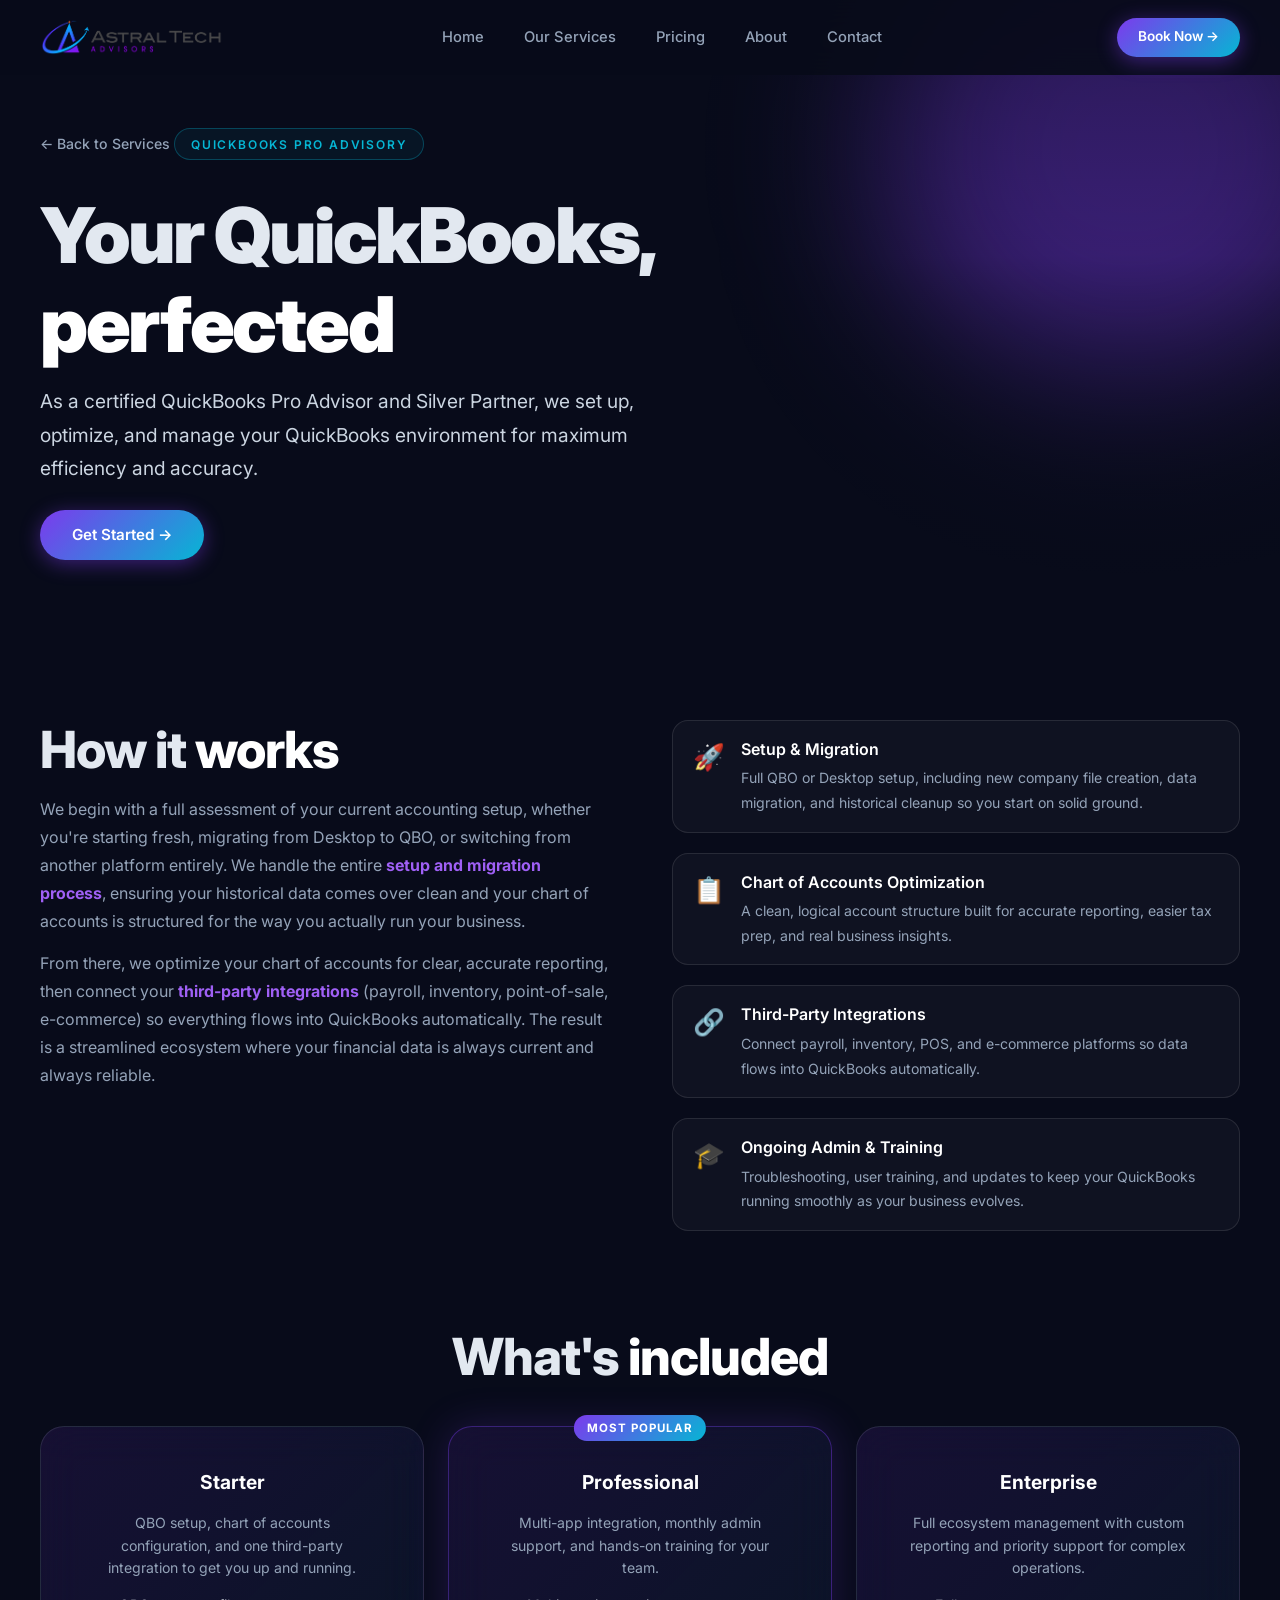
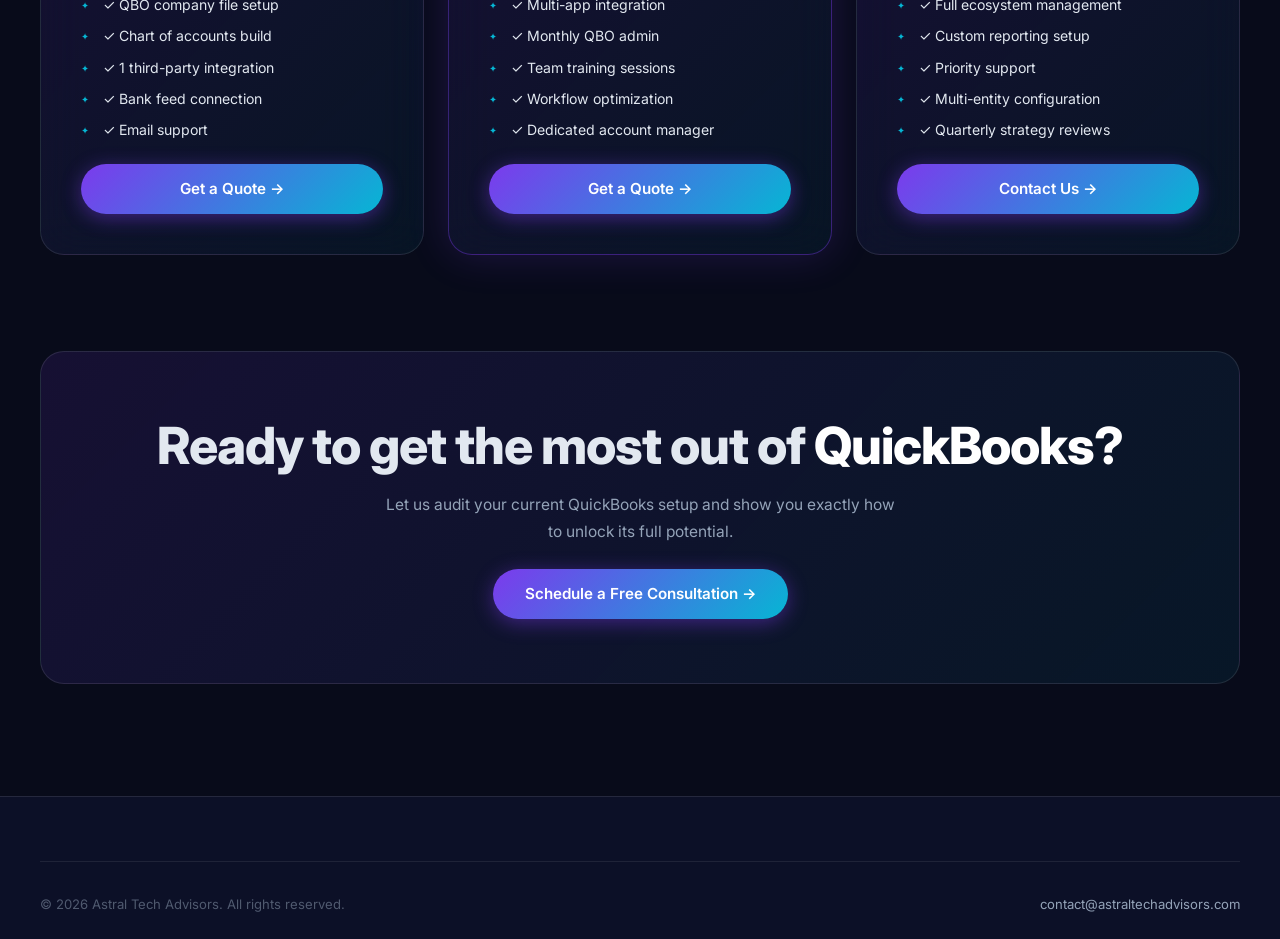
<file: quickbooks-advisory.html>
<!DOCTYPE html>
<html lang="en">

<head>
    <meta charset="UTF-8" />
    <meta name="viewport" content="width=device-width, initial-scale=1.0" />
    <title>QuickBooks Pro Advisory | Astral Tech Advisors</title>
    <meta name="description"
        content="Certified QuickBooks Pro Advisor and Silver Partner. We set up, optimize, and manage your QuickBooks environment for maximum efficiency and accuracy." />
    <link rel="preconnect" href="https://fonts.googleapis.com" />
    <link rel="stylesheet" href="index.css" />
    <link rel="stylesheet" href="landing.css" />
</head>

<body>
    <nav class="navbar scrolled" id="navbar">
        <div class="container">
            <div class="nav-inner">
                <a href="index.html" class="nav-logo">
                    <img src="Website Logo.png" alt="Astral Tech Advisors" class="nav-logo-img" />
                </a>
                <ul class="nav-links" id="nav-links">
                    <li><a href="index.html">Home</a></li>
                    <li><a href="index.html#services">Our Services</a></li>
                    <li><a href="index.html#pricing">Pricing</a></li>
                    <li><a href="index.html#about">About</a></li>
                    <li><a href="index.html#contact">Contact</a></li>
                </ul>
                <a href="https://calendly.com/austin-astraltechadvisors/30min" target="_blank" class="btn btn-primary btn-sm nav-cta">Book Now →</a>
                <button class="hamburger" id="hamburger"
                    aria-label="Toggle menu"><span></span><span></span><span></span></button>
            </div>
        </div>
    </nav>

    <header class="landing-hero">

        <div class="hero-overlay"></div>
        <div class="orb orb-violet" style="width:500px;height:500px;top:-100px;right:-100px;"></div>
        <div class="container">
            <div class="landing-hero-content">
                <a href="index.html#services" class="back-link">← Back to Services</a>
                <div class="section-label">QuickBooks Pro Advisory</div>
                <h1>Your QuickBooks, <span class="gradient-text">perfected</span></h1>
                <p class="hero-subtitle">As a certified QuickBooks Pro Advisor and Silver Partner, we set up, optimize,
                    and manage your QuickBooks environment for maximum efficiency and accuracy.</p>
                <a href="index.html#contact" class="btn btn-primary">Get Started →</a>
            </div>
        </div>
    </header>

    <main class="landing-main">
        <div class="container">

            <section class="landing-section reveal">
                <div class="landing-section-grid">
                    <div>
                        <h2>How it <span class="gradient-text">works</span></h2>
                        <p>We begin with a full assessment of your current accounting setup, whether you're starting
                            fresh, migrating from Desktop to QBO, or switching from another platform entirely. We handle
                            the entire <strong>setup and migration process</strong>, ensuring your historical data comes
                            over clean and your chart of accounts is structured for the way you actually run your
                            business.</p>
                        <p>From there, we optimize your chart of accounts for clear, accurate reporting, then connect
                            your <strong>third-party integrations</strong> (payroll, inventory, point-of-sale,
                            e-commerce) so everything flows into QuickBooks automatically. The result is a streamlined
                            ecosystem where your financial data is always current and always reliable.</p>
                    </div>
                    <div class="feature-list">
                        <div class="feature-item">
                            <div class="feature-icon">🚀</div>
                            <div><strong>Setup & Migration</strong>
                                <p>Full QBO or Desktop setup, including new company file creation, data migration, and historical
                                    cleanup so you start on solid ground.</p>
                            </div>
                        </div>
                        <div class="feature-item">
                            <div class="feature-icon">📋</div>
                            <div><strong>Chart of Accounts Optimization</strong>
                                <p>A clean, logical account structure built for accurate reporting, easier tax prep, and
                                    real business insights.</p>
                            </div>
                        </div>
                        <div class="feature-item">
                            <div class="feature-icon">🔗</div>
                            <div><strong>Third-Party Integrations</strong>
                                <p>Connect payroll, inventory, POS, and e-commerce platforms so data flows into
                                    QuickBooks automatically.</p>
                            </div>
                        </div>
                        <div class="feature-item">
                            <div class="feature-icon">🎓</div>
                            <div><strong>Ongoing Admin & Training</strong>
                                <p>Troubleshooting, user training, and updates to keep your QuickBooks running
                                    smoothly as your business evolves.</p>
                            </div>
                        </div>
                    </div>
                </div>
            </section>

            <section class="landing-section reveal">
                <h2 class="text-center">What's <span class="gradient-text">included</span></h2>
                <div class="pricing-cards">
                    <div class="glass-card pricing-card">
                        <div class="pricing-tier">Starter</div>
                        <div class="pricing-desc">QBO setup, chart of accounts configuration, and one third-party
                            integration to get you up and running.</div>
                        <ul class="pricing-features">
                            <li>✓ QBO company file setup</li>
                            <li>✓ Chart of accounts build</li>
                            <li>✓ 1 third-party integration</li>
                            <li>✓ Bank feed connection</li>
                            <li>✓ Email support</li>
                        </ul>
                        <a href="index.html#contact" class="btn btn-primary"
                            style="width:100%;justify-content:center;">Get a Quote →</a>
                    </div>
                    <div class="glass-card pricing-card featured-card">
                        <div class="pricing-badge">Most Popular</div>
                        <div class="pricing-tier">Professional</div>
                        <div class="pricing-desc">Multi-app integration, monthly admin support, and hands-on training
                            for your team.</div>
                        <ul class="pricing-features">
                            <li>✓ Multi-app integration</li>
                            <li>✓ Monthly QBO admin</li>
                            <li>✓ Team training sessions</li>
                            <li>✓ Workflow optimization</li>
                            <li>✓ Dedicated account manager</li>
                        </ul>
                        <a href="index.html#contact" class="btn btn-primary"
                            style="width:100%;justify-content:center;">Get a Quote →</a>
                    </div>
                    <div class="glass-card pricing-card">
                        <div class="pricing-tier">Enterprise</div>
                        <div class="pricing-desc">Full ecosystem management with custom reporting and priority support
                            for complex operations.</div>
                        <ul class="pricing-features">
                            <li>✓ Full ecosystem management</li>
                            <li>✓ Custom reporting setup</li>
                            <li>✓ Priority support</li>
                            <li>✓ Multi-entity configuration</li>
                            <li>✓ Quarterly strategy reviews</li>
                        </ul>
                        <a href="index.html#contact" class="btn btn-primary"
                            style="width:100%;justify-content:center;">Contact Us →</a>
                    </div>
                </div>
            </section>

            <section class="landing-cta reveal">
                <h2>Ready to get the most out of <span class="gradient-text">QuickBooks?</span></h2>
                <p>Let us audit your current QuickBooks setup and show you exactly how to unlock its full potential.</p>
                <a href="index.html#contact" class="btn btn-primary">Schedule a Free Consultation →</a>
            </section>

        </div>
    </main>

    <footer>
        <div class="container">
            <div class="footer-bottom" style="padding-top:2rem;border-top:1px solid rgba(255,255,255,0.08)">
                <span>© 2026 Astral Tech Advisors. All rights reserved.</span>
                <a href="mailto:contact@astraltechadvisors.com">contact@astraltechadvisors.com</a>
            </div>
        </div>
    </footer>
    <script src="main.js"></script>
</body>

</html>
</file>
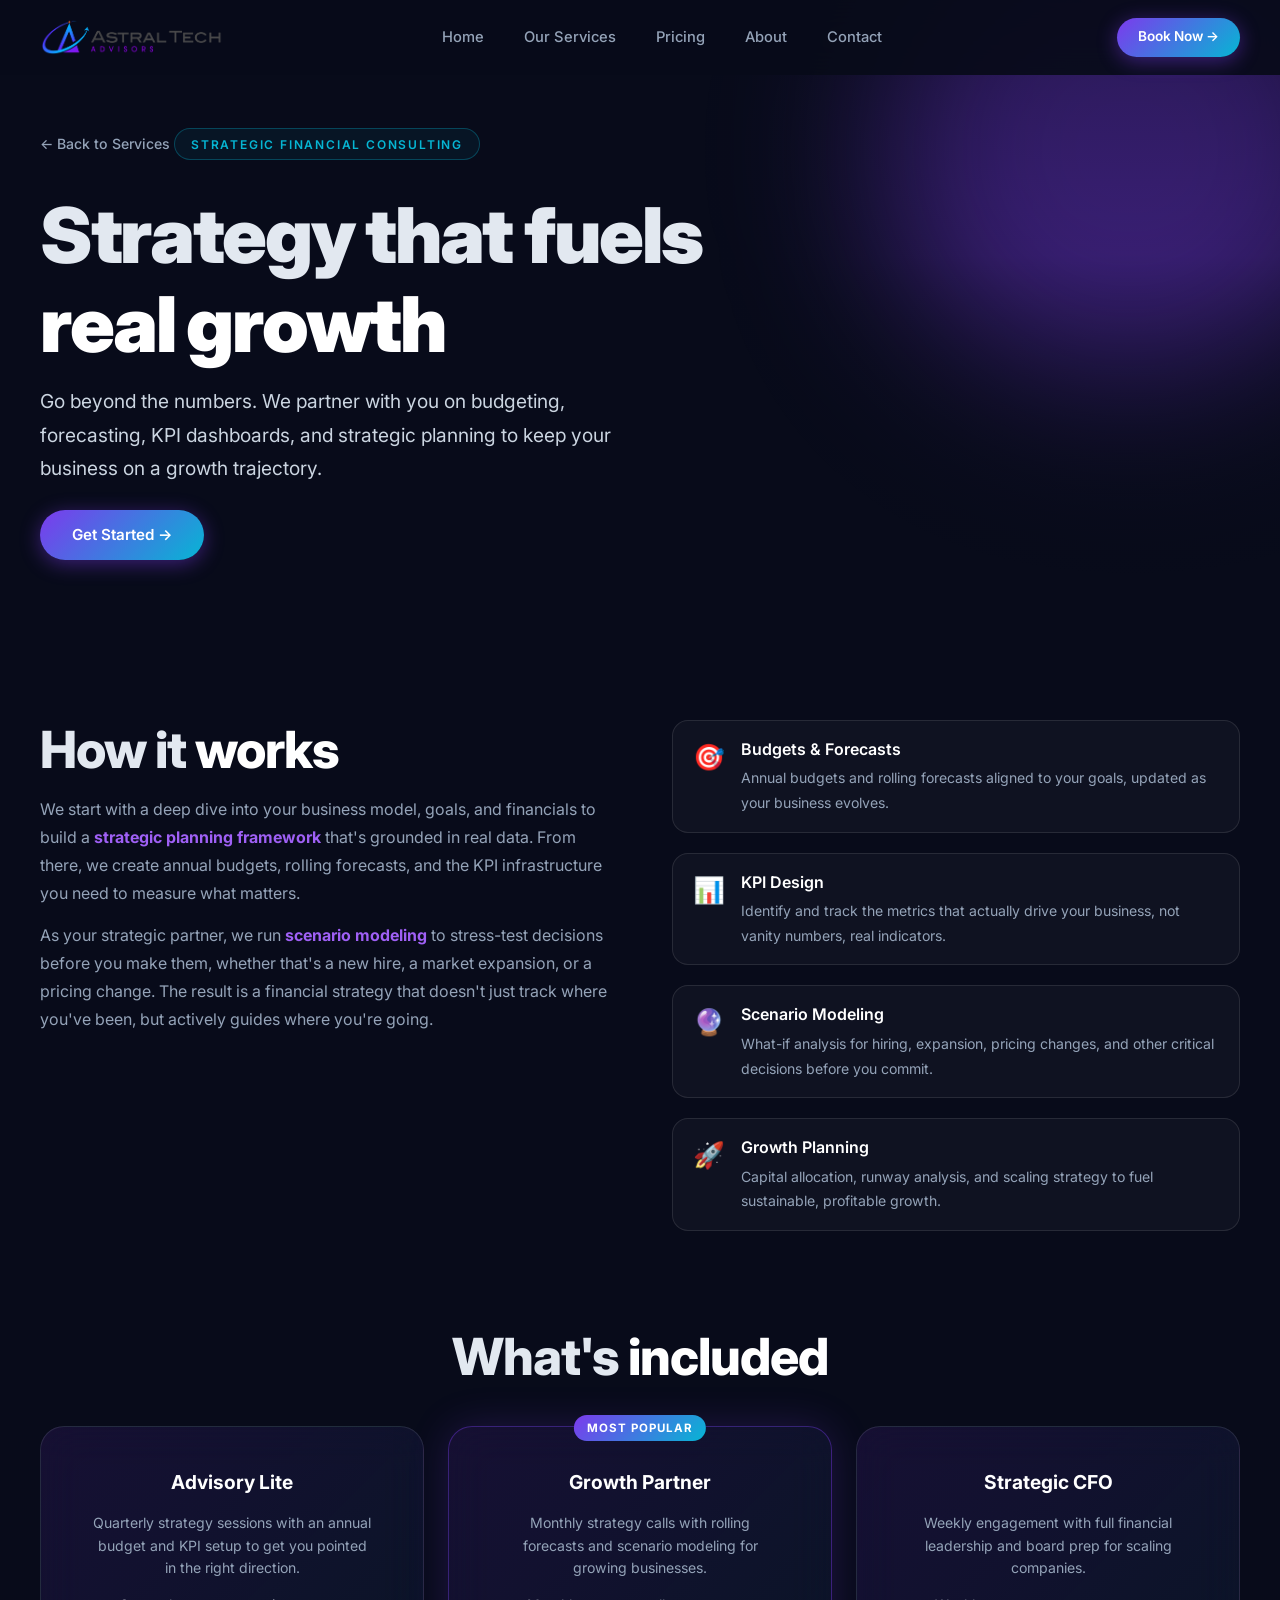
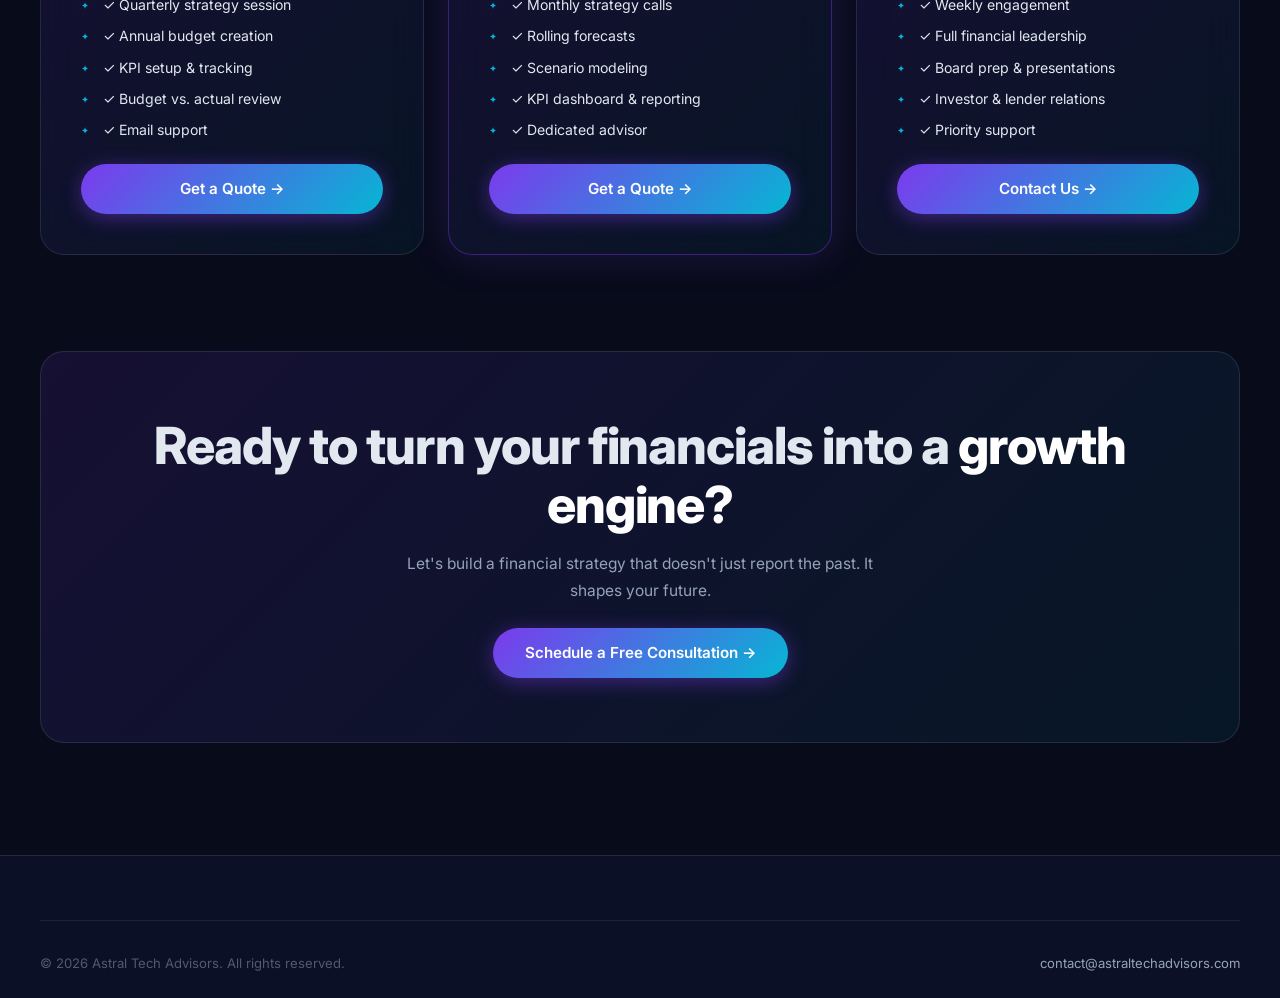
<file: strategic-consulting.html>
<!DOCTYPE html>
<html lang="en">

<head>
    <meta charset="UTF-8" />
    <meta name="viewport" content="width=device-width, initial-scale=1.0" />
    <title>Strategic Financial Consulting | Astral Tech Advisors</title>
    <meta name="description"
        content="Go beyond the numbers. We partner with you on budgeting, forecasting, KPI dashboards, and strategic planning to keep your business on a growth trajectory." />
    <link rel="preconnect" href="https://fonts.googleapis.com" />
    <link rel="stylesheet" href="index.css" />
    <link rel="stylesheet" href="landing.css" />
</head>

<body>
    <nav class="navbar scrolled" id="navbar">
        <div class="container">
            <div class="nav-inner">
                <a href="index.html" class="nav-logo">
                    <img src="Website Logo.png" alt="Astral Tech Advisors" class="nav-logo-img" />
                </a>
                <ul class="nav-links" id="nav-links">
                    <li><a href="index.html">Home</a></li>
                    <li><a href="index.html#services">Our Services</a></li>
                    <li><a href="index.html#pricing">Pricing</a></li>
                    <li><a href="index.html#about">About</a></li>
                    <li><a href="index.html#contact">Contact</a></li>
                </ul>
                <a href="https://calendly.com/austin-astraltechadvisors/30min" target="_blank" class="btn btn-primary btn-sm nav-cta">Book Now →</a>
                <button class="hamburger" id="hamburger"
                    aria-label="Toggle menu"><span></span><span></span><span></span></button>
            </div>
        </div>
    </nav>

    <header class="landing-hero">

        <div class="hero-overlay"></div>
        <div class="orb orb-violet" style="width:500px;height:500px;top:-100px;right:-100px;"></div>
        <div class="container">
            <div class="landing-hero-content">
                <a href="index.html#services" class="back-link">← Back to Services</a>
                <div class="section-label">Strategic Financial Consulting</div>
                <h1>Strategy that fuels <span class="gradient-text">real growth</span></h1>
                <p class="hero-subtitle">Go beyond the numbers. We partner with you on budgeting, forecasting, KPI
                    dashboards, and strategic planning to keep your business on a growth trajectory.</p>
                <a href="index.html#contact" class="btn btn-primary">Get Started →</a>
            </div>
        </div>
    </header>

    <main class="landing-main">
        <div class="container">

            <section class="landing-section reveal">
                <div class="landing-section-grid">
                    <div>
                        <h2>How it <span class="gradient-text">works</span></h2>
                        <p>We start with a deep dive into your business model, goals, and financials to build a
                            <strong>strategic planning framework</strong> that's grounded in real data. From there, we
                            create annual budgets, rolling forecasts, and the KPI infrastructure you need to measure
                            what matters.</p>
                        <p>As your strategic partner, we run <strong>scenario modeling</strong> to stress-test decisions
                            before you make them, whether that's a new hire, a market expansion, or a pricing change.
                            The result is a financial strategy that doesn't just track where you've been, but actively
                            guides where you're going.</p>
                    </div>
                    <div class="feature-list">
                        <div class="feature-item">
                            <div class="feature-icon">🎯</div>
                            <div><strong>Budgets & Forecasts</strong>
                                <p>Annual budgets and rolling forecasts aligned to your goals, updated as your business
                                    evolves.</p>
                            </div>
                        </div>
                        <div class="feature-item">
                            <div class="feature-icon">📊</div>
                            <div><strong>KPI Design</strong>
                                <p>Identify and track the metrics that actually drive your business, not vanity numbers,
                                    real indicators.</p>
                            </div>
                        </div>
                        <div class="feature-item">
                            <div class="feature-icon">🔮</div>
                            <div><strong>Scenario Modeling</strong>
                                <p>What-if analysis for hiring, expansion, pricing changes, and other critical decisions
                                    before you commit.</p>
                            </div>
                        </div>
                        <div class="feature-item">
                            <div class="feature-icon">🚀</div>
                            <div><strong>Growth Planning</strong>
                                <p>Capital allocation, runway analysis, and scaling strategy to fuel sustainable,
                                    profitable growth.</p>
                            </div>
                        </div>
                    </div>
                </div>
            </section>

            <section class="landing-section reveal">
                <h2 class="text-center">What's <span class="gradient-text">included</span></h2>
                <div class="pricing-cards">
                    <div class="glass-card pricing-card">
                        <div class="pricing-tier">Advisory Lite</div>
                        <div class="pricing-desc">Quarterly strategy sessions with an annual budget and KPI setup to
                            get you pointed in the right direction.</div>
                        <ul class="pricing-features">
                            <li>✓ Quarterly strategy session</li>
                            <li>✓ Annual budget creation</li>
                            <li>✓ KPI setup & tracking</li>
                            <li>✓ Budget vs. actual review</li>
                            <li>✓ Email support</li>
                        </ul>
                        <a href="index.html#contact" class="btn btn-primary"
                            style="width:100%;justify-content:center;">Get a Quote →</a>
                    </div>
                    <div class="glass-card pricing-card featured-card">
                        <div class="pricing-badge">Most Popular</div>
                        <div class="pricing-tier">Growth Partner</div>
                        <div class="pricing-desc">Monthly strategy calls with rolling forecasts and scenario modeling
                            for growing businesses.</div>
                        <ul class="pricing-features">
                            <li>✓ Monthly strategy calls</li>
                            <li>✓ Rolling forecasts</li>
                            <li>✓ Scenario modeling</li>
                            <li>✓ KPI dashboard & reporting</li>
                            <li>✓ Dedicated advisor</li>
                        </ul>
                        <a href="index.html#contact" class="btn btn-primary"
                            style="width:100%;justify-content:center;">Get a Quote →</a>
                    </div>
                    <div class="glass-card pricing-card">
                        <div class="pricing-tier">Strategic CFO</div>
                        <div class="pricing-desc">Weekly engagement with full financial leadership and board prep for
                            scaling companies.</div>
                        <ul class="pricing-features">
                            <li>✓ Weekly engagement</li>
                            <li>✓ Full financial leadership</li>
                            <li>✓ Board prep & presentations</li>
                            <li>✓ Investor & lender relations</li>
                            <li>✓ Priority support</li>
                        </ul>
                        <a href="index.html#contact" class="btn btn-primary"
                            style="width:100%;justify-content:center;">Contact Us →</a>
                    </div>
                </div>
            </section>

            <section class="landing-cta reveal">
                <h2>Ready to turn your financials into a <span class="gradient-text">growth engine?</span></h2>
                <p>Let's build a financial strategy that doesn't just report the past. It shapes your future.</p>
                <a href="index.html#contact" class="btn btn-primary">Schedule a Free Consultation →</a>
            </section>

        </div>
    </main>

    <footer>
        <div class="container">
            <div class="footer-bottom" style="padding-top:2rem;border-top:1px solid rgba(255,255,255,0.08)">
                <span>© 2026 Astral Tech Advisors. All rights reserved.</span>
                <a href="mailto:contact@astraltechadvisors.com">contact@astraltechadvisors.com</a>
            </div>
        </div>
    </footer>
    <script src="main.js"></script>
</body>

</html>
</file>
<file: index.css>
/* ============================================================
   ASTRAL TECH ADVISORS — Design System
   ============================================================ */

/* ── Google Fonts ── */
@import url('https://fonts.googleapis.com/css2?family=Inter:wght@300;400;500;600;700;800;900&display=swap');

/* ── Design Tokens ── */
:root {
  /* Colors */
  --clr-bg:         #080B1A;
  --clr-bg-2:       #0D1129;
  --clr-surface:    rgba(255,255,255,0.04);
  --clr-border:     rgba(255,255,255,0.10);
  --clr-violet:     #7C3AED;
  --clr-violet-l:   #9F60F5;
  --clr-cyan:       #06B6D4;
  --clr-cyan-l:     #22D3EE;
  --clr-white:      #FFFFFF;
  --clr-text:       #E2E8F0;
  --clr-muted:      #94A3B8;

  /* Gradients */
  --grad-accent: linear-gradient(135deg, var(--clr-violet), var(--clr-cyan));
  --grad-hero:   radial-gradient(ellipse at 70% 50%, rgba(124,58,237,0.35) 0%, rgba(6,182,212,0.15) 50%, transparent 75%);
  --grad-card:   linear-gradient(135deg, rgba(124,58,237,0.12), rgba(6,182,212,0.06));

  /* Typography */
  --ff-base: 'Inter', system-ui, sans-serif;
  --fw-light: 300;
  --fw-regular: 400;
  --fw-medium: 500;
  --fw-semibold: 600;
  --fw-bold: 700;
  --fw-extrabold: 800;
  --fw-black: 900;

  /* Spacing */
  --space-xs:  0.5rem;
  --space-sm:  1rem;
  --space-md:  1.5rem;
  --space-lg:  2.5rem;
  --space-xl:  4rem;
  --space-2xl: 7rem;

  /* Radius */
  --radius-sm: 8px;
  --radius-md: 16px;
  --radius-lg: 24px;
  --radius-pill: 999px;

  /* Shadows */
  --shadow-glow-v: 0 0 40px rgba(124,58,237,0.25);
  --shadow-glow-c: 0 0 40px rgba(6,182,212,0.20);
  --shadow-card:   0 8px 32px rgba(0,0,0,0.4);

  /* Transitions */
  --ease-out: cubic-bezier(0.16, 1, 0.3, 1);
  --dur-fast: 200ms;
  --dur-base: 350ms;
  --dur-slow: 600ms;

  /* Z-index */
  --z-nav: 1000;
  --z-hero: 1;
  --z-modal: 2000;
}

/* ── Reset & Base ── */
*, *::before, *::after { box-sizing: border-box; margin: 0; padding: 0; }

html { scroll-behavior: smooth; font-size: 16px; background: var(--clr-bg); }

body {
  font-family: var(--ff-base);
  background: transparent;
  color: var(--clr-text);
  line-height: 1.6;
  overflow-x: hidden;
  -webkit-font-smoothing: antialiased;
}

/* ── Full-page background star canvas ── */
#bg-canvas {
  position: fixed;
  top: 70px;
  left: 0;
  right: 0;
  bottom: 0;
  width: 100%;
  height: calc(100% - 70px);
  z-index: -1;
  pointer-events: none;
}

img { max-width: 100%; display: block; }
a { text-decoration: none; color: inherit; }
ul { list-style: none; }
button { cursor: pointer; border: none; background: none; font-family: inherit; }

/* ── Typography ── */
h1, h2, h3, h4 { line-height: 1.15; font-weight: var(--fw-bold); }
h1 { font-size: clamp(2.8rem, 6vw, 5.5rem); font-weight: var(--fw-black); letter-spacing: -0.03em; }
h2 { font-size: clamp(2rem, 4vw, 3.2rem); font-weight: var(--fw-extrabold); letter-spacing: -0.02em; }
h3 { font-size: clamp(1.1rem, 2vw, 1.4rem); font-weight: var(--fw-semibold); }
p  { color: var(--clr-muted); line-height: 1.75; }

.gradient-text {
  color: var(--clr-white);
}

.section-label {
  display: inline-flex;
  align-items: center;
  gap: 0.5rem;
  font-size: 0.75rem;
  font-weight: var(--fw-semibold);
  letter-spacing: 0.15em;
  text-transform: uppercase;
  color: var(--clr-cyan);
  padding: 0.35rem 1rem;
  border: 1px solid rgba(6,182,212,0.3);
  border-radius: var(--radius-pill);
  background: rgba(6,182,212,0.06);
  margin-bottom: var(--space-md);
}

/* ── Container ── */
.container {
  width: min(1200px, 100% - 3rem);
  margin-inline: auto;
}

/* ── Buttons ── */
.btn {
  display: inline-flex;
  align-items: center;
  gap: 0.5rem;
  padding: 0.8rem 2rem;
  border-radius: var(--radius-pill);
  font-size: 0.95rem;
  font-weight: var(--fw-semibold);
  transition: transform var(--dur-fast) var(--ease-out),
              box-shadow var(--dur-fast) var(--ease-out),
              opacity var(--dur-fast);
}
.btn:hover { transform: translateY(-2px); }

.btn-primary {
  background: var(--grad-accent);
  color: var(--clr-white);
  box-shadow: 0 4px 20px rgba(124,58,237,0.45);
}
.btn-primary:hover { box-shadow: 0 8px 30px rgba(124,58,237,0.65); }

.btn-ghost {
  color: var(--clr-white);
  border: 1.5px solid var(--clr-border);
  background: rgba(255,255,255,0.05);
  backdrop-filter: blur(8px);
}
.btn-ghost:hover {
  border-color: rgba(124,58,237,0.6);
  background: rgba(124,58,237,0.1);
}

.btn-sm {
  padding: 0.55rem 1.3rem;
  font-size: 0.85rem;
}

/* ── Glassmorphism Card ── */
.glass-card {
  background: var(--grad-card);
  border: 1px solid var(--clr-border);
  border-radius: var(--radius-lg);
  backdrop-filter: blur(20px);
  -webkit-backdrop-filter: blur(20px);
  padding: var(--space-lg);
  transition: transform var(--dur-base) var(--ease-out),
              box-shadow var(--dur-base) var(--ease-out),
              border-color var(--dur-base);
  position: relative;
  overflow: hidden;
}

.glass-card::before {
  content: '';
  position: absolute;
  inset: 0;
  background: var(--grad-card);
  opacity: 0;
  transition: opacity var(--dur-base);
  pointer-events: none;
}

.glass-card:hover {
  transform: translateY(-6px);
  box-shadow: var(--shadow-card), var(--shadow-glow-v);
  border-color: rgba(124,58,237,0.4);
}

.glass-card:hover::before { opacity: 1; }

/* ── Orb / Glow blobs ── */
.orb {
  position: absolute;
  border-radius: 50%;
  filter: blur(80px);
  pointer-events: none;
  z-index: 0;
}
.orb-violet { background: rgba(124,58,237,0.45); }
.orb-cyan   { background: rgba(6,182,212,0.35);  }

/* ============================================================
   NAVIGATION
   ============================================================ */
.navbar {
  position: fixed;
  top: 0;
  inset-inline: 0;
  z-index: var(--z-nav);
  padding: 1.1rem 0;
  background: rgba(8, 11, 26, 0.92);
  backdrop-filter: blur(16px);
  -webkit-backdrop-filter: blur(16px);
  transition: background var(--dur-base), box-shadow var(--dur-base), padding var(--dur-base);
}

.navbar.scrolled {
  background: rgba(8,11,26,0.85);
  backdrop-filter: blur(24px);
  -webkit-backdrop-filter: blur(24px);
  box-shadow: 0 1px 0 rgba(255,255,255,0.06);
  padding: 0.7rem 0;
}

.nav-inner {
  display: flex;
  align-items: center;
  justify-content: space-between;
  gap: var(--space-lg);
}

.nav-logo {
  display: flex;
  align-items: center;
  gap: 0.65rem;
  font-weight: var(--fw-bold);
  font-size: 1.1rem;
  color: var(--clr-white);
  letter-spacing: -0.02em;
}

.nav-logo-icon {
  width: 36px;
  height: 36px;
  background: var(--grad-accent);
  border-radius: 10px;
  display: flex;
  align-items: center;
  justify-content: center;
  font-size: 1.1rem;
}

.nav-links {
  display: flex;
  align-items: center;
  gap: var(--space-lg);
}

.nav-links a {
  font-size: 0.92rem;
  font-weight: var(--fw-medium);
  color: var(--clr-muted);
  transition: color var(--dur-fast);
  position: relative;
}

.nav-links a::after {
  content: '';
  position: absolute;
  bottom: -3px;
  left: 0;
  right: 0;
  height: 2px;
  background: var(--grad-accent);
  transform: scaleX(0);
  transform-origin: left;
  transition: transform var(--dur-fast) var(--ease-out);
  border-radius: 2px;
}

.nav-links a:hover { color: var(--clr-white); }
.nav-links a:hover::after { transform: scaleX(1); }

.nav-cta { margin-left: var(--space-sm); }

.hamburger {
  display: none;
  flex-direction: column;
  gap: 5px;
  width: 28px;
}
.hamburger span {
  display: block;
  height: 2px;
  background: var(--clr-white);
  border-radius: 2px;
  transition: transform var(--dur-fast), opacity var(--dur-fast);
}

/* ============================================================
   HERO
   ============================================================ */
.hero {
  position: relative;
  min-height: 100vh;
  display: flex;
  align-items: center;
  overflow: hidden;
}

.hero-video {
  position: absolute;
  inset: 0;
  width: 100%;
  height: 100%;
  object-fit: cover;
  z-index: 0;
}

@media (prefers-reduced-motion: reduce) {
  .hero-video {
    display: none;
  }
  .hero::before {
    content: '';
    position: absolute;
    inset: 0;
    background: url('Images/Untitled design.png') center / cover no-repeat;
    z-index: 0;
  }
}

.hero-overlay {
  position: absolute;
  inset: 0;
  background: linear-gradient(
    to bottom,
    rgba(8,11,26,0.35) 0%,
    rgba(8,11,26,0.05) 40%,
    rgba(8,11,26,0.8) 85%,
    var(--clr-bg) 100%
  );
  z-index: 1;
}

.hero .orb-1 { width: 700px; height: 700px; top: -200px; right: -100px; }
.hero .orb-2 { width: 500px; height: 500px; bottom: 0; left: -150px; }

.hero-content {
  position: relative;
  z-index: 2;
  max-width: 800px;
  padding-top: 8rem;
  padding-bottom: var(--space-2xl);
}

.hero-badge {
  display: inline-flex;
  align-items: center;
  gap: 0.5rem;
  font-size: 0.8rem;
  font-weight: var(--fw-semibold);
  letter-spacing: 0.08em;
  color: var(--clr-cyan-l);
  padding: 0.4rem 1rem;
  border: 1px solid rgba(6,182,212,0.3);
  border-radius: var(--radius-pill);
  background: rgba(6,182,212,0.07);
  margin-bottom: var(--space-md);
  animation: fadeSlideIn 0.8s var(--ease-out) both;
}

.hero-title {
  animation: fadeSlideIn 0.9s 0.1s var(--ease-out) both;
  margin-bottom: var(--space-md);
}

.hero-subtitle {
  font-size: clamp(1rem, 2vw, 1.2rem);
  color: #CBD5E1;
  max-width: 560px;
  animation: fadeSlideIn 0.9s 0.2s var(--ease-out) both;
  margin-bottom: var(--space-sm);
}

.hero-sub2 {
  font-size: 0.95rem;
  color: rgba(203,213,225,0.85);
  max-width: 520px;
  animation: fadeSlideIn 0.9s 0.25s var(--ease-out) both;
  margin-bottom: var(--space-lg);
}

.hero-ctas {
  display: flex;
  flex-wrap: wrap;
  gap: var(--space-sm);
  animation: fadeSlideIn 0.9s 0.35s var(--ease-out) both;
}

.hero-scroll-hint {
  position: absolute;
  bottom: 2rem;
  left: 50%;
  transform: translateX(-50%);
  display: flex;
  flex-direction: column;
  align-items: center;
  gap: 0.4rem;
  z-index: 2;
  color: var(--clr-muted);
  font-size: 0.75rem;
  letter-spacing: 0.1em;
  text-transform: uppercase;
  animation: fadeSlideIn 1s 0.6s var(--ease-out) both;
}

.scroll-mouse {
  width: 22px; height: 36px;
  border: 2px solid rgba(255,255,255,0.3);
  border-radius: 12px;
  display: flex;
  justify-content: center;
  padding-top: 5px;
}
.scroll-mouse::before {
  content: '';
  width: 3px; height: 6px;
  background: var(--clr-white);
  border-radius: 2px;
  animation: scrollWheel 1.5s infinite;
}

/* ============================================================
   SERVICES / WHAT WE OFFER
   ============================================================ */
.services {
  padding: var(--space-2xl) 0;
  position: relative;
}

.services .orb-1 { width: 600px; height: 600px; top: 50%; left: -200px; transform: translateY(-50%); opacity: 0.5; }
.services .orb-2 { width: 400px; height: 400px; top: 10%; right: -100px; opacity: 0.4; }

.section-header {
  text-align: center;
  max-width: 650px;
  margin: 0 auto var(--space-xl);
}

.section-header p {
  font-size: 1.05rem;
  margin-top: var(--space-sm);
}

.services-grid {
  display: grid;
  grid-template-columns: repeat(3, 1fr);
  gap: 1.5rem;
  position: relative;
  z-index: 1;
}

.service-card {
  display: flex;
  flex-direction: column;
  gap: 1rem;
  overflow: visible;
}

.service-icon {
  width: 52px; height: 52px;
  border-radius: var(--radius-md);
  display: flex;
  align-items: center;
  justify-content: center;
  font-size: 1.4rem;
  margin-bottom: 0.25rem;
}

.service-icon.violet { background: rgba(124,58,237,0.18); border: 1px solid rgba(124,58,237,0.3); }
.service-icon.cyan   { background: rgba(6,182,212,0.18);  border: 1px solid rgba(6,182,212,0.3);  }
.service-icon.mix    { background: rgba(159,96,245,0.12); border: 1px solid rgba(159,96,245,0.25); }

.service-card h3 { color: var(--clr-white); }
.service-card p  { font-size: 0.92rem; flex: 1; }

.service-link {
  display: inline-flex;
  align-items: center;
  gap: 0.35rem;
  font-size: 0.85rem;
  font-weight: var(--fw-semibold);
  color: var(--clr-violet-l);
  transition: gap var(--dur-fast), color var(--dur-fast);
}
.service-link:hover { color: var(--clr-cyan-l); gap: 0.6rem; }

/* ── Service Detail Expandable Panel ── */
.service-toggle {
  cursor: pointer;
  font-family: var(--ff-base);
  padding: 0;
}

.service-toggle-arrow {
  display: inline-block;
  transition: transform var(--dur-fast) var(--ease-out);
}

.service-toggle[aria-expanded="true"] .service-toggle-arrow {
  transform: rotate(90deg);
}

.service-detail {
  overflow: hidden;
  max-height: 0;
  opacity: 0;
  transition: max-height var(--dur-slow) var(--ease-out),
              opacity var(--dur-base) var(--ease-out),
              margin-top var(--dur-base) var(--ease-out);
  margin-top: 0;
}

.service-detail.open {
  max-height: 400px;
  opacity: 1;
  margin-top: 1rem;
}

.service-detail ul {
  display: flex;
  flex-direction: column;
  gap: 0.5rem;
  margin-bottom: 1rem;
}

.service-detail li {
  font-size: 0.85rem;
  color: var(--clr-muted);
  padding-left: 1.2rem;
  position: relative;
}

.service-detail li::before {
  content: '\2726';
  position: absolute;
  left: 0;
  color: var(--clr-cyan);
  font-size: 0.6rem;
  top: 0.25rem;
}

.service-detail .btn {
  font-size: 0.82rem;
  padding: 0.5rem 1.2rem;
}

/* ── Extended Services (2nd row) ── */
.ext-services {
  padding: 0 0 var(--space-2xl);
  position: relative;
}
.ext-services-grid {
  display: grid;
  grid-template-columns: repeat(3, 1fr);
  gap: 1.5rem;
}

/* ============================================================
   PRICING
   ============================================================ */
.pricing {
  padding: var(--space-2xl) 0;
  position: relative;
}

.pricing-grid {
  display: grid;
  grid-template-columns: repeat(3, 1fr);
  gap: 1.5rem;
  align-items: start;
}

.pricing-card {
  display: flex;
  flex-direction: column;
  gap: 1rem;
  text-align: center;
  align-items: center;
  position: relative;
  overflow: visible;
}

.pricing-tier {
  font-size: 1.1rem;
  font-weight: var(--fw-bold);
  color: var(--clr-white);
}

.pricing-price {
  font-size: 0.95rem;
  color: var(--clr-muted);
  word-break: break-word;
}

.pricing-amount {
  font-size: clamp(1.6rem, 4vw, 2.4rem);
  font-weight: var(--fw-black);
  line-height: 1;
}

.pricing-desc {
  font-size: 0.9rem;
  max-width: 280px;
}

.pricing-features {
  display: flex;
  flex-direction: column;
  gap: 0.6rem;
  margin-bottom: 0.5rem;
  width: 100%;
  text-align: left;
}

.pricing-features li {
  font-size: 0.88rem;
  color: var(--clr-muted);
  padding-left: 1.4rem;
  position: relative;
  word-break: break-word;
}

.pricing-features li::before {
  content: '\2726';
  position: absolute;
  left: 0;
  color: var(--clr-cyan);
  font-size: 0.6rem;
  top: 0.25rem;
}

.pricing-card--featured {
  border-color: rgba(124,58,237,0.5);
  box-shadow: 0 0 40px rgba(124,58,237,0.2), 0 0 80px rgba(6,182,212,0.08);
}

.pricing-badge {
  position: absolute;
  top: -12px;
  left: 50%;
  transform: translateX(-50%);
  background: var(--grad-accent);
  color: var(--clr-white);
  font-size: 0.72rem;
  font-weight: var(--fw-semibold);
  letter-spacing: 0.08em;
  text-transform: uppercase;
  padding: 0.3rem 1rem;
  border-radius: var(--radius-pill);
  white-space: nowrap;
}

/* ============================================================
   ABOUT
   ============================================================ */
.about {
  padding: var(--space-2xl) 0;
  background: rgba(13, 17, 41, 0.82);
  position: relative;
  overflow: hidden;
}

.about::before {
  content: '';
  position: absolute;
  inset: 0;
  background: var(--grad-hero);
  opacity: 0.5;
}

.about-grid {
  display: grid;
  grid-template-columns: 1fr 1fr;
  gap: 5rem;
  align-items: center;
  position: relative;
  z-index: 1;
}

.about-content h2 { margin-bottom: var(--space-md); }

.about-content p {
  font-size: 0.98rem;
  margin-bottom: var(--space-sm);
}

.about-content p strong {
  color: var(--clr-violet-l);
  font-weight: var(--fw-semibold);
}

.about-cta { margin-top: var(--space-md); }

.about-visual { display: flex; flex-direction: column; gap: 1.25rem; }

.stat-card {
  display: flex;
  align-items: center;
  gap: 1.25rem;
  padding: 1.25rem 1.5rem;
  background: rgba(255,255,255,0.04);
  border: 1px solid var(--clr-border);
  border-radius: var(--radius-md);
  transition: border-color var(--dur-base), transform var(--dur-base) var(--ease-out);
}

.stat-card:hover {
  border-color: rgba(124,58,237,0.35);
  transform: translateX(6px);
}

.stat-number {
  font-size: 2.2rem;
  font-weight: var(--fw-black);
  background: var(--grad-accent);
  -webkit-background-clip: text;
  background-clip: text;
  -webkit-text-fill-color: transparent;
  line-height: 1;
  min-width: 90px;
}

.stat-label {
  color: var(--clr-muted);
  font-size: 0.9rem;
  line-height: 1.4;
}
.stat-label strong { color: var(--clr-text); display: block; font-size: 1rem; margin-bottom: 0.1rem; }

/* ============================================================
   CONTACT
   ============================================================ */
.contact {
  padding: var(--space-2xl) 0;
  position: relative;
  overflow: hidden;
}

.contact .orb-1 { width: 500px; height: 500px; bottom: -100px; right: -100px; }
.contact .orb-2 { width: 350px; height: 350px; top: 50px; left: -50px; }

.contact-grid {
  display: grid;
  grid-template-columns: 1fr 1.4fr;
  gap: 5rem;
  align-items: start;
  position: relative;
  z-index: 1;
}

.contact-info h2 { margin-bottom: var(--space-md); }
.contact-info p  { font-size: 0.97rem; margin-bottom: var(--space-md); }

.contact-meta {
  display: flex;
  flex-direction: column;
  gap: 1rem;
  margin-top: var(--space-md);
}

.contact-item {
  display: flex;
  align-items: center;
  gap: 1rem;
  padding: 0.9rem 1.2rem;
  border: 1px solid var(--clr-border);
  border-radius: var(--radius-md);
  background: rgba(255,255,255,0.03);
  font-size: 0.9rem;
}

.contact-item-icon {
  width: 38px; height: 38px;
  border-radius: 10px;
  background: rgba(6,182,212,0.12);
  border: 1px solid rgba(6,182,212,0.25);
  display: flex; align-items: center; justify-content: center;
  font-size: 1rem;
  flex-shrink: 0;
}

.contact-item-text strong { color: var(--clr-text); display: block; font-size: 0.78rem; margin-bottom: 0.15rem; }
.contact-item-text span   { color: var(--clr-muted); }

/* Contact Form */
.contact-form {
  display: flex;
  flex-direction: column;
  gap: 1.25rem;
  position: relative;
  z-index: 1;
}

.form-row { display: grid; grid-template-columns: 1fr 1fr; gap: 1.25rem; }

.form-group {
  display: flex;
  flex-direction: column;
  gap: 0.4rem;
}

.form-group label {
  font-size: 0.8rem;
  font-weight: var(--fw-semibold);
  color: var(--clr-muted);
  letter-spacing: 0.05em;
  text-transform: uppercase;
}

.form-group input,
.form-group textarea {
  background: rgba(255,255,255,0.05);
  border: 1.5px solid var(--clr-border);
  border-radius: var(--radius-sm);
  padding: 0.8rem 1rem;
  color: var(--clr-white);
  font-family: var(--ff-base);
  font-size: 0.95rem;
  transition: border-color var(--dur-fast), box-shadow var(--dur-fast), background var(--dur-fast);
  outline: none;
  position: relative;
  z-index: 1;
}

.form-group input::placeholder,
.form-group textarea::placeholder { color: rgba(148,163,184,0.5); }

.form-group input:focus,
.form-group textarea:focus {
  border-color: var(--clr-violet);
  box-shadow: 0 0 0 3px rgba(124,58,237,0.18);
  background: rgba(124,58,237,0.06);
}

.form-group textarea { resize: vertical; min-height: 140px; }

/* ============================================================
   FOOTER
   ============================================================ */
footer {
  background: rgba(13, 17, 41, 0.92);
  border-top: 1px solid var(--clr-border);
  padding: var(--space-xl) 0 var(--space-md);
}

.footer-grid {
  display: grid;
  grid-template-columns: 1.5fr 1fr 1fr auto;
  gap: 3rem;
  padding-bottom: var(--space-lg);
  border-bottom: 1px solid var(--clr-border);
}

.footer-brand p {
  font-size: 0.9rem;
  margin-top: 0.75rem;
  max-width: 280px;
}

.footer-nav h4,
.footer-newsletter h4,
.footer-connect h4 {
  font-size: 0.8rem;
  font-weight: var(--fw-semibold);
  letter-spacing: 0.12em;
  text-transform: uppercase;
  color: var(--clr-muted);
  margin-bottom: var(--space-sm);
}

.footer-nav ul { display: flex; flex-direction: column; gap: 0.6rem; }
.footer-nav a { font-size: 0.92rem; color: var(--clr-muted); transition: color var(--dur-fast); }
.footer-nav a:hover { color: var(--clr-white); }

.newsletter-form {
  display: flex;
  gap: 0.5rem;
  margin-top: var(--space-sm);
}
.newsletter-form input {
  flex: 1;
  background: rgba(255,255,255,0.05);
  border: 1.5px solid var(--clr-border);
  border-radius: var(--radius-pill);
  padding: 0.6rem 1rem;
  color: var(--clr-white);
  font-family: var(--ff-base);
  font-size: 0.85rem;
  outline: none;
  transition: border-color var(--dur-fast);
}
.newsletter-form input:focus { border-color: var(--clr-violet); }
.newsletter-form input::placeholder { color: rgba(148,163,184,0.5); }
.newsletter-form button {
  background: var(--grad-accent);
  color: var(--clr-white);
  border-radius: var(--radius-pill);
  padding: 0.6rem 1.2rem;
  font-size: 0.82rem;
  font-weight: var(--fw-semibold);
  font-family: var(--ff-base);
  white-space: nowrap;
  transition: box-shadow var(--dur-fast), transform var(--dur-fast);
}
.newsletter-form button:hover { box-shadow: 0 4px 16px rgba(124,58,237,0.5); transform: translateY(-1px); }

/* Social links (footer Connect column + footer-bottom bar) */
.social-links { display: flex; gap: 1rem; margin-top: var(--space-sm); }
.social-link { color: var(--clr-muted); transition: color var(--dur-fast); display: inline-flex; }
.social-link:hover { color: var(--clr-white); }

.footer-bottom-social { display: flex; gap: 0.75rem; align-items: center; }

.footer-bottom {
  display: flex;
  align-items: center;
  justify-content: space-between;
  padding-top: var(--space-md);
  font-size: 0.82rem;
  color: rgba(148,163,184,0.5);
  flex-wrap: wrap;
  gap: 0.5rem;
}

.footer-bottom a { color: var(--clr-muted); transition: color var(--dur-fast); }
.footer-bottom a:hover { color: var(--clr-white); }

/* ============================================================
   DIVIDER / SEPARATOR
   ============================================================ */
.section-divider {
  width: 100%;
  height: 1px;
  background: linear-gradient(to right, transparent, var(--clr-border), transparent);
}

/* ============================================================
   SCROLL-REVEAL ANIMATION CLASSES
   ============================================================ */
.reveal {
  opacity: 0;
  transform: translateY(32px);
  transition: opacity var(--dur-slow) var(--ease-out),
              transform var(--dur-slow) var(--ease-out);
}
.reveal.visible {
  opacity: 1;
  transform: translateY(0);
}
.reveal-delay-1 { transition-delay: 0.1s; }
.reveal-delay-2 { transition-delay: 0.2s; }
.reveal-delay-3 { transition-delay: 0.3s; }

/* ============================================================
   KEYFRAME ANIMATIONS
   ============================================================ */
@keyframes fadeSlideIn {
  from { opacity: 0; transform: translateY(24px); }
  to   { opacity: 1; transform: translateY(0);    }
}

@keyframes scrollWheel {
  0%, 100% { transform: translateY(0); opacity: 1; }
  80%       { transform: translateY(10px); opacity: 0; }
}

@keyframes pulse-ring {
  0%   { transform: scale(1); opacity: 0.7; }
  100% { transform: scale(1.5); opacity: 0; }
}

@keyframes shimmer {
  0%   { background-position: -200% center; }
  100% { background-position:  200% center; }
}

/* ============================================================
   RESPONSIVE
   ============================================================ */
@media (max-width: 1024px) {
  .services-grid, .ext-services-grid { grid-template-columns: repeat(2, 1fr); }
  .pricing-grid { grid-template-columns: repeat(2, 1fr); }
  .about-grid { grid-template-columns: 1fr; gap: 3rem; }
  .contact-grid { grid-template-columns: 1fr; gap: 3rem; }
  .footer-grid { grid-template-columns: 1fr 1fr; }
}

@media (max-width: 768px) {
  :root { --space-2xl: 5rem; }

  .nav-links { display: none; }
  .hamburger { display: flex; }
  .nav-cta {
    margin-left: auto;
    margin-right: var(--space-sm);
    font-size: 0.85rem;
    padding: 0.45rem 1rem;
  }

  .nav-links.open {
    display: flex;
    flex-direction: column;
    position: fixed;
    top: 0; left: 0; right: 0; bottom: 0;
    background: rgba(8,11,26,0.97);
    backdrop-filter: blur(20px);
    align-items: center;
    justify-content: center;
    gap: 2rem;
    z-index: calc(var(--z-nav) - 1);
  }
  .nav-links.open a { font-size: 1.5rem; color: var(--clr-white); }
  .nav-links.open ~ .nav-cta { display: none; }

  .services-grid, .ext-services-grid { grid-template-columns: 1fr; }
  .pricing-grid { grid-template-columns: 1fr; max-width: 440px; margin-inline: auto; }
  .form-row { grid-template-columns: 1fr; }
  .footer-grid { grid-template-columns: 1fr; }
  .hero-ctas { flex-direction: column; }
  .footer-bottom { text-align: center; justify-content: center; }
}

@media (max-width: 480px) {
  h1 { font-size: 2.4rem; }
  .stat-card { flex-direction: column; text-align: center; }
}

/* ============================================================
   SPACE THEME ENHANCEMENTS
   Neon · Cyberpunk · Warp Launch · Constellation
   ============================================================ */

/* ── Logo Image ── */
.nav-logo-img {
  height: 38px;
  max-width: 220px;
  width: auto;
  display: block;
  object-fit: contain;
  transition: filter var(--dur-fast);
}
.nav-logo:hover .nav-logo-img {
  filter: drop-shadow(0 0 8px rgba(124,58,237,0.7));
}
.nav-logo-img--footer {
  height: 32px;
  max-width: 200px;
}


/* ── Hero Title Neon Glow ── */
.hero-title {
  filter: drop-shadow(0 0 30px rgba(124,58,237,0.3));
}

/* ── Hero Badge Neon Pulse ── */
.hero-badge {
  animation: fadeSlideIn 0.8s var(--ease-out) both, badgePulse 3s ease-in-out 1.2s infinite;
}
@keyframes badgePulse {
  0%, 100% { border-color: rgba(6,182,212,0.3); box-shadow: none; }
  50%       { border-color: rgba(6,182,212,0.7); box-shadow: 0 0 20px rgba(6,182,212,0.3), 0 0 40px rgba(124,58,237,0.15); }
}

/* ── Primary Button Light Sweep ── */
.btn-primary {
  position: relative;
  overflow: hidden;
}
.btn-primary::before {
  content: '';
  position: absolute;
  top: 0;
  left: -100%;
  width: 60%;
  height: 100%;
  background: linear-gradient(90deg, transparent, rgba(255,255,255,0.25), transparent);
  transform: skewX(-20deg);
  animation: btnSweep 3s ease-in-out infinite;
  pointer-events: none;
}
@keyframes btnSweep {
  0%   { left: -100%; }
  35%  { left: 150%; }
  100% { left: 150%; }
}

/* ── Glass Card Enhanced Hover ── */
.glass-card:hover {
  transform: translateY(-8px);
  box-shadow:
    var(--shadow-card),
    0 0 30px rgba(124,58,237,0.45),
    0 0 60px rgba(6,182,212,0.15),
    inset 0 1px 0 rgba(255,255,255,0.1);
  border-color: rgba(124,58,237,0.65);
}

/* ── Service Icon Glow Pulse ── */
@keyframes iconPulseV {
  0%, 100% { box-shadow: none; }
  50%       { box-shadow: 0 0 18px rgba(124,58,237,0.55), 0 0 32px rgba(124,58,237,0.2); }
}
@keyframes iconPulseC {
  0%, 100% { box-shadow: none; }
  50%       { box-shadow: 0 0 18px rgba(6,182,212,0.55),  0 0 32px rgba(6,182,212,0.2);  }
}
.service-icon.violet { animation: iconPulseV 4s ease-in-out infinite; }
.service-icon.cyan   { animation: iconPulseC 4s ease-in-out infinite 0.8s; }
.service-icon.mix    { animation: iconPulseV 4s ease-in-out infinite 1.6s; }

/* ── Section Label Glow ── */
.section-label {
  animation: labelGlow 3.5s ease-in-out infinite;
}
@keyframes labelGlow {
  0%, 100% { border-color: rgba(6,182,212,0.3); box-shadow: none; }
  50%       { border-color: rgba(6,182,212,0.65); box-shadow: 0 0 14px rgba(6,182,212,0.3); }
}

/* ── Stat Card Neon on Hover ── */
.stat-card:hover .stat-number {
  filter: drop-shadow(0 0 12px rgba(124,58,237,0.7));
}

/* ── Cosmic Section Divider ── */
.section-divider {
  height: 2px;
  background: linear-gradient(to right,
    transparent,
    rgba(124,58,237,0.6) 30%,
    rgba(6,182,212,0.8)  50%,
    rgba(124,58,237,0.6) 70%,
    transparent
  );
  position: relative;
}
.section-divider::after {
  content: '✦';
  position: absolute;
  left: 50%;
  top: 50%;
  transform: translate(-50%, -50%);
  background: var(--clr-bg);
  padding: 0 0.6rem;
  font-size: 0.65rem;
  animation: dividerStar 4s ease-in-out infinite;
}
@keyframes dividerStar {
  0%, 100% { color: var(--clr-cyan);    text-shadow: 0 0 8px  var(--clr-cyan); }
  50%       { color: var(--clr-violet-l); text-shadow: 0 0 14px var(--clr-violet-l); }
}

/* ── About Section Scan Line ── */
.about::after {
  content: '';
  position: absolute;
  left: 0;
  right: 0;
  height: 2px;
  background: linear-gradient(to right,
    transparent,
    rgba(124,58,237,0.5) 30%,
    rgba(6,182,212,0.6)  50%,
    rgba(124,58,237,0.5) 70%,
    transparent
  );
  top: -2px;
  z-index: 2;
  pointer-events: none;
  animation: scanLine 8s linear infinite;
}
@keyframes scanLine {
  0%   { top: -2px;  opacity: 0; }
  5%   { opacity: 1; }
  95%  { opacity: 1; }
  100% { top: 100%;  opacity: 0; }
}

/* ── Contact Item Neon Hover ── */
.contact-item {
  transition: border-color var(--dur-base), box-shadow var(--dur-base), transform var(--dur-base) var(--ease-out);
}
.contact-item:hover {
  border-color: rgba(6,182,212,0.45);
  box-shadow: 0 0 16px rgba(6,182,212,0.15);
  transform: translateX(4px);
}

/* ── Service Link Neon on Hover ── */
.service-link:hover {
  color: var(--clr-cyan-l);
  text-shadow: 0 0 10px rgba(6,182,212,0.5);
}

/* ── Scroll Hint Pulse ── */
.hero-scroll-hint {
  animation: fadeSlideIn 1s 0.6s var(--ease-out) both, scrollHintPulse 2.5s ease-in-out 2s infinite;
}
@keyframes scrollHintPulse {
  0%, 100% { opacity: 0.5; }
  50%       { opacity: 1; }
}
.scroll-mouse {
  box-shadow: 0 0 12px rgba(255,255,255,0.15);
}

/* ── Hero Orbs — Breathing Pulse ── */
@keyframes orbBreath {
  0%, 100% { transform: scale(1)    translate(0, 0); }
  50%       { transform: scale(1.1) translate(15px, -10px); }
}
.hero .orb-1 { animation: orbBreath 9s ease-in-out infinite; }
.hero .orb-2 { animation: orbBreath 9s ease-in-out infinite 4.5s; }

/* ── Nav Active Link Glow ── */
.nav-links a[aria-current="page"] {
  color: var(--clr-white);
}
.nav-links a[aria-current="page"]::after {
  transform: scaleX(1);
  box-shadow: 0 0 6px rgba(124,58,237,0.7);
}

/* ── Ghost Button Neon Hover ── */
.btn-ghost:hover {
  border-color: rgba(6,182,212,0.6);
  background: rgba(6,182,212,0.08);
  box-shadow: 0 0 20px rgba(6,182,212,0.2);
}
</file>
<file: landing.css>
/* ============================================================
   landing.css — Shared styles for service landing pages
   ============================================================ */

/* ── Landing Hero ── */
.landing-hero {
    position: relative;
    min-height: 55vh;
    display: flex;
    align-items: flex-end;
    overflow: hidden;
    padding-bottom: 5rem;
}

#landing-canvas {
    position: absolute;
    inset: 0;
    width: 100%;
    height: 100%;
}

.landing-hero-content {
    position: relative;
    z-index: 2;
    padding-top: 8rem;
    max-width: 700px;
}

.back-link {
    display: inline-flex;
    align-items: center;
    gap: 0.4rem;
    color: var(--clr-muted);
    font-size: 0.88rem;
    font-weight: var(--fw-medium);
    margin-bottom: 1.25rem;
    transition: color var(--dur-fast);
}

.back-link:hover {
    color: var(--clr-white);
}

.landing-hero-content h1 {
    margin: 0.5rem 0 1rem;
}

.landing-hero-content .hero-subtitle {
    max-width: 600px;
    margin-bottom: 1.5rem;
}

/* ── Landing Main ── */
.landing-main {
    padding: 5rem 0;
}

.landing-section {
    margin-bottom: 6rem;
}

.landing-section-grid {
    display: grid;
    grid-template-columns: 1fr 1fr;
    gap: 4rem;
    align-items: start;
}

.landing-section-grid h2 {
    margin-bottom: 1rem;
}

.landing-section-grid p {
    margin-bottom: 0.9rem;
}

.landing-section-grid p strong {
    color: var(--clr-violet-l);
}

/* ── Feature List ── */
.feature-list {
    display: flex;
    flex-direction: column;
    gap: 1.25rem;
}

.feature-item {
    display: flex;
    gap: 1rem;
    align-items: flex-start;
    padding: 1rem 1.25rem;
    background: rgba(255, 255, 255, 0.03);
    border: 1px solid var(--clr-border);
    border-radius: var(--radius-md);
    transition: border-color var(--dur-base), transform var(--dur-base);
}

.feature-item:hover {
    border-color: rgba(124, 58, 237, 0.35);
    transform: translateX(4px);
}

.feature-icon {
    font-size: 1.6rem;
    flex-shrink: 0;
}

.feature-item strong {
    display: block;
    color: var(--clr-white);
    font-weight: var(--fw-semibold);
    margin-bottom: 0.25rem;
}

.feature-item p {
    font-size: 0.88rem;
    margin: 0;
}

/* ── Pricing Cards ── */
.pricing-cards {
    display: grid;
    grid-template-columns: repeat(3, 1fr);
    gap: 1.5rem;
    margin-top: 2.5rem;
}

.pricing-card {
    display: flex;
    flex-direction: column;
    gap: 0.9rem;
    position: relative;
}

.pricing-badge {
    position: absolute;
    top: -12px;
    left: 50%;
    transform: translateX(-50%);
    background: var(--grad-accent);
    color: white;
    font-size: 0.72rem;
    font-weight: var(--fw-bold);
    letter-spacing: 0.08em;
    padding: 0.25rem 0.85rem;
    border-radius: var(--radius-pill);
    white-space: nowrap;
}

.featured-card {
    border-color: rgba(124, 58, 237, 0.4);
    box-shadow: 0 0 40px rgba(124, 58, 237, 0.2);
}

.pricing-tier {
    font-size: 1.2rem;
    font-weight: var(--fw-bold);
    color: var(--clr-white);
}

.pricing-desc {
    color: var(--clr-muted);
    font-size: 0.88rem;
}

.pricing-features {
    display: flex;
    flex-direction: column;
    gap: 0.55rem;
    flex: 1;
    padding: 0;
}

.pricing-features li {
    font-size: 0.88rem;
    color: var(--clr-text);
}

/* ── Who Grid ── */
.who-grid {
    display: grid;
    grid-template-columns: repeat(2, 1fr);
    gap: 1.5rem;
    margin-top: 2.5rem;
}

.who-card {
    display: flex;
    flex-direction: column;
    gap: 0.75rem;
}

.who-icon {
    font-size: 2rem;
}

.who-card h3 {
    color: var(--clr-white);
    font-size: 1.1rem;
}

.who-card p {
    font-size: 0.9rem;
}

/* ── Timeline ── */
.timeline {
    display: flex;
    flex-direction: column;
    gap: 0;
    margin-top: 2.5rem;
    position: relative;
}

.timeline::before {
    content: '';
    position: absolute;
    left: 20px;
    top: 0;
    bottom: 0;
    width: 2px;
    background: linear-gradient(to bottom, var(--clr-violet), var(--clr-cyan));
}

.timeline-item {
    display: flex;
    gap: 1.5rem;
    padding: 0 0 2rem 0;
    position: relative;
}

.timeline-dot {
    width: 42px;
    height: 42px;
    border-radius: 50%;
    background: var(--grad-accent);
    display: flex;
    align-items: center;
    justify-content: center;
    font-size: 1rem;
    flex-shrink: 0;
    position: relative;
    z-index: 1;
    box-shadow: 0 0 20px rgba(124, 58, 237, 0.5);
}

.timeline-content {
    padding-top: 0.5rem;
}

.timeline-content strong {
    display: block;
    color: var(--clr-white);
    margin-bottom: 0.35rem;
}

.timeline-content p {
    font-size: 0.9rem;
}

/* ── CTA Section ── */
.landing-cta {
    text-align: center;
    padding: 4rem 2rem;
    background: linear-gradient(135deg, rgba(124, 58, 237, 0.12), rgba(6, 182, 212, 0.07));
    border: 1px solid var(--clr-border);
    border-radius: var(--radius-lg);
    margin-bottom: 2rem;
}

.landing-cta h2 {
    margin-bottom: 1rem;
}

.landing-cta p {
    max-width: 520px;
    margin: 0 auto 1.5rem;
    font-size: 0.97rem;
}

.text-center {
    text-align: center;
}

/* ── Responsive ── */
@media (max-width: 900px) {
    .landing-section-grid {
        grid-template-columns: 1fr;
        gap: 2.5rem;
    }

    .pricing-cards {
        grid-template-columns: 1fr;
    }

    .who-grid {
        grid-template-columns: 1fr;
    }
}
</file>
